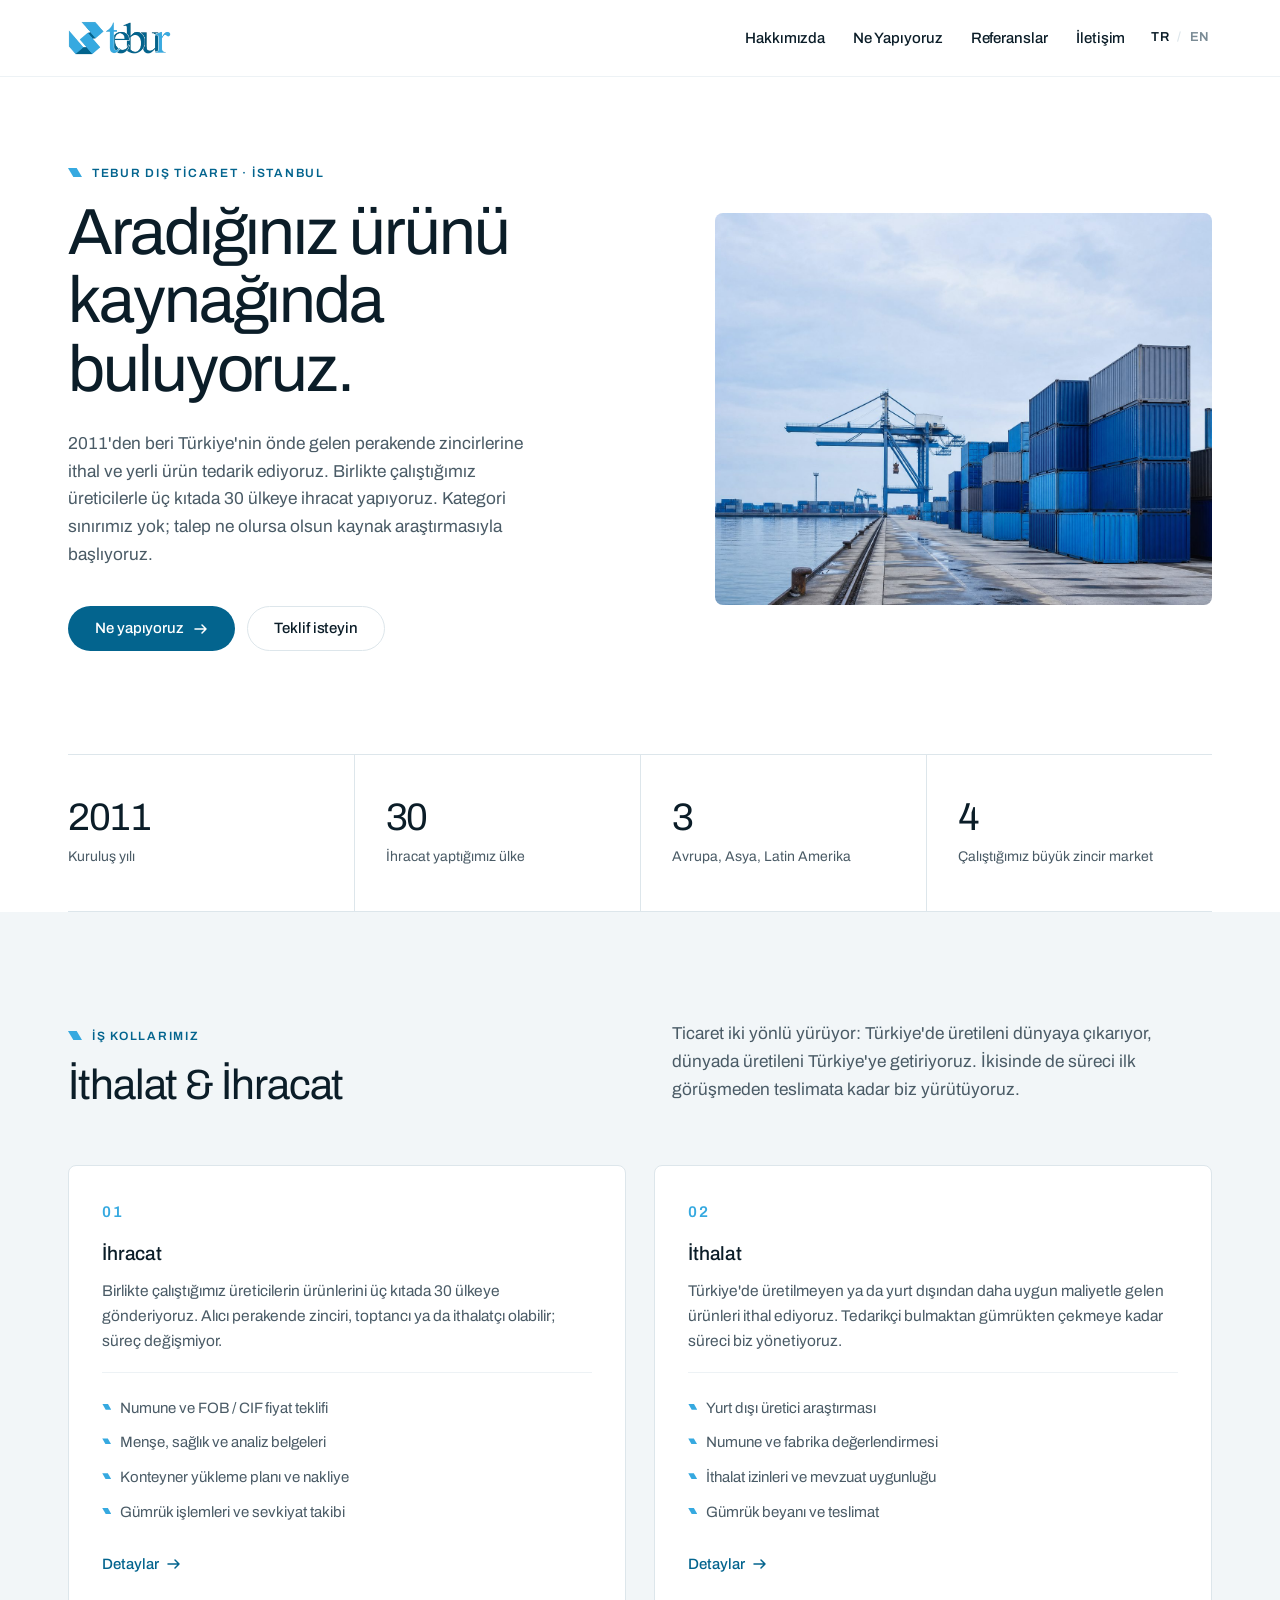
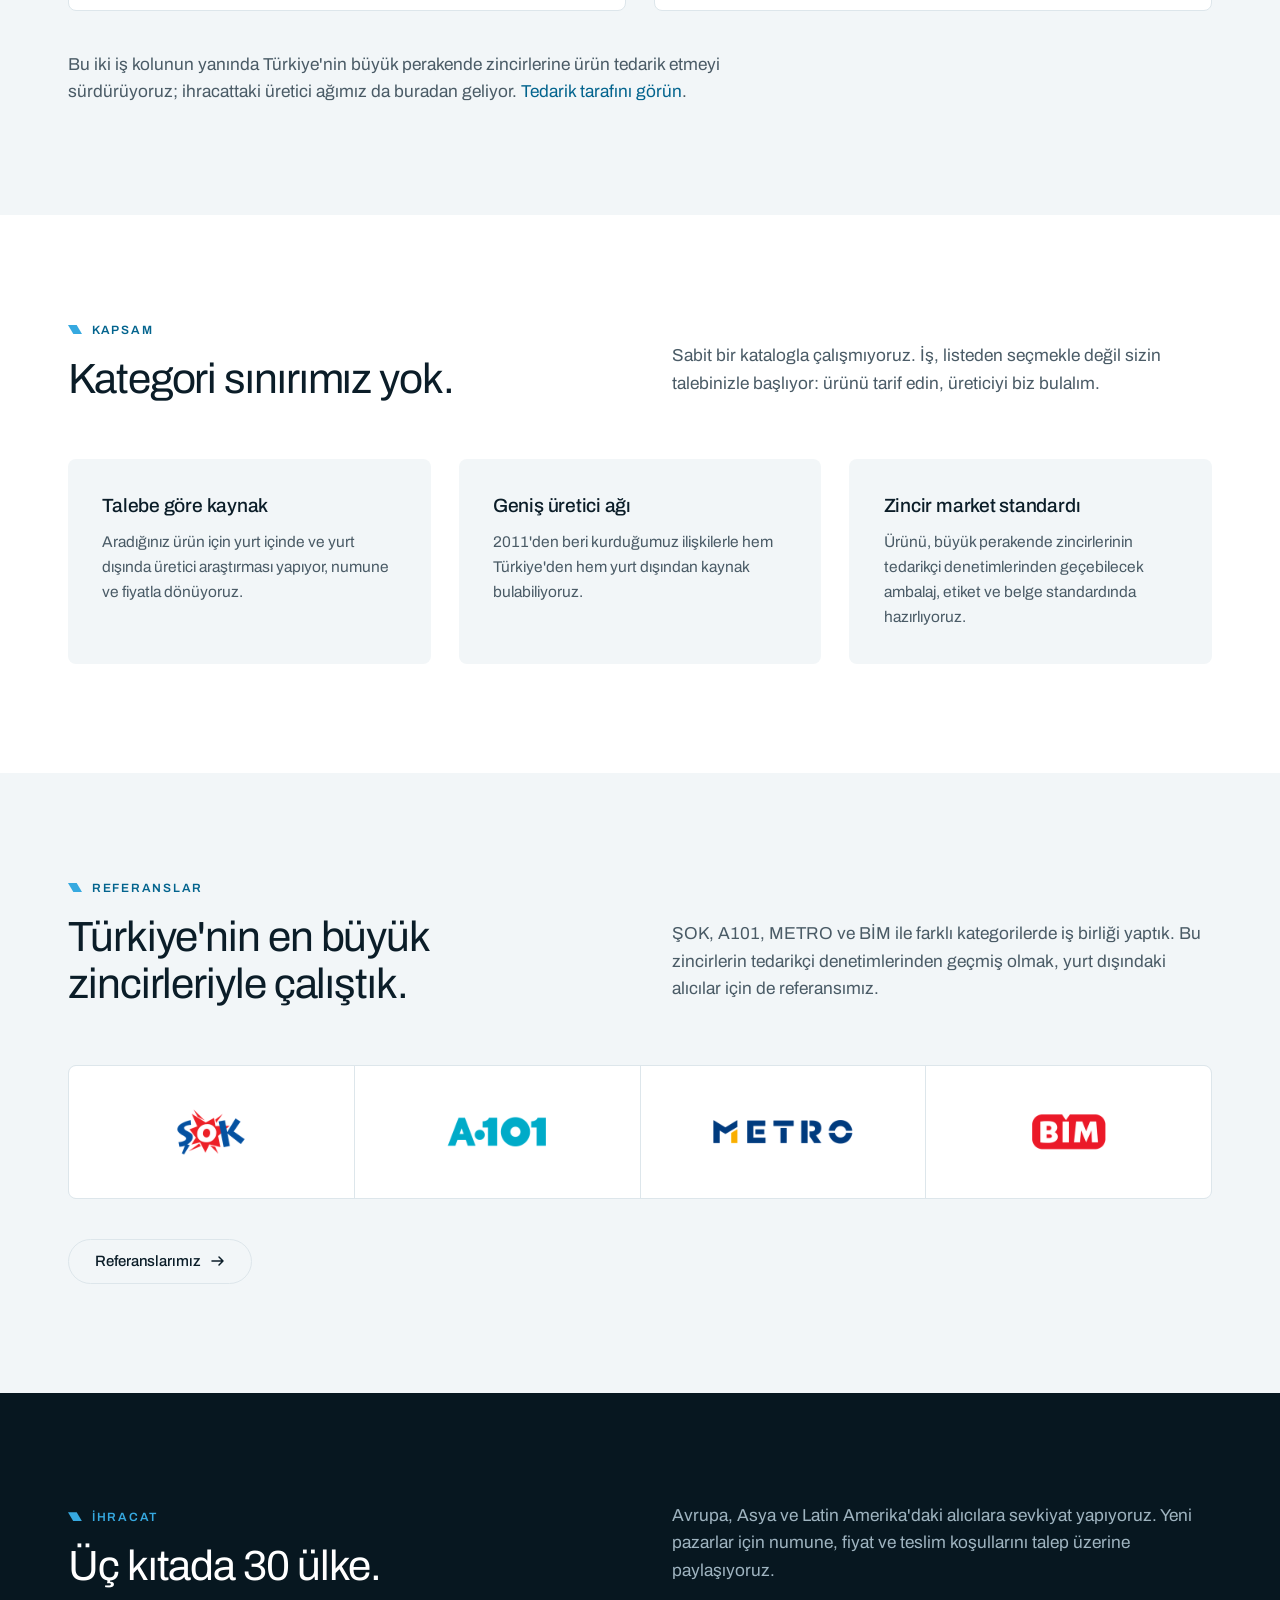
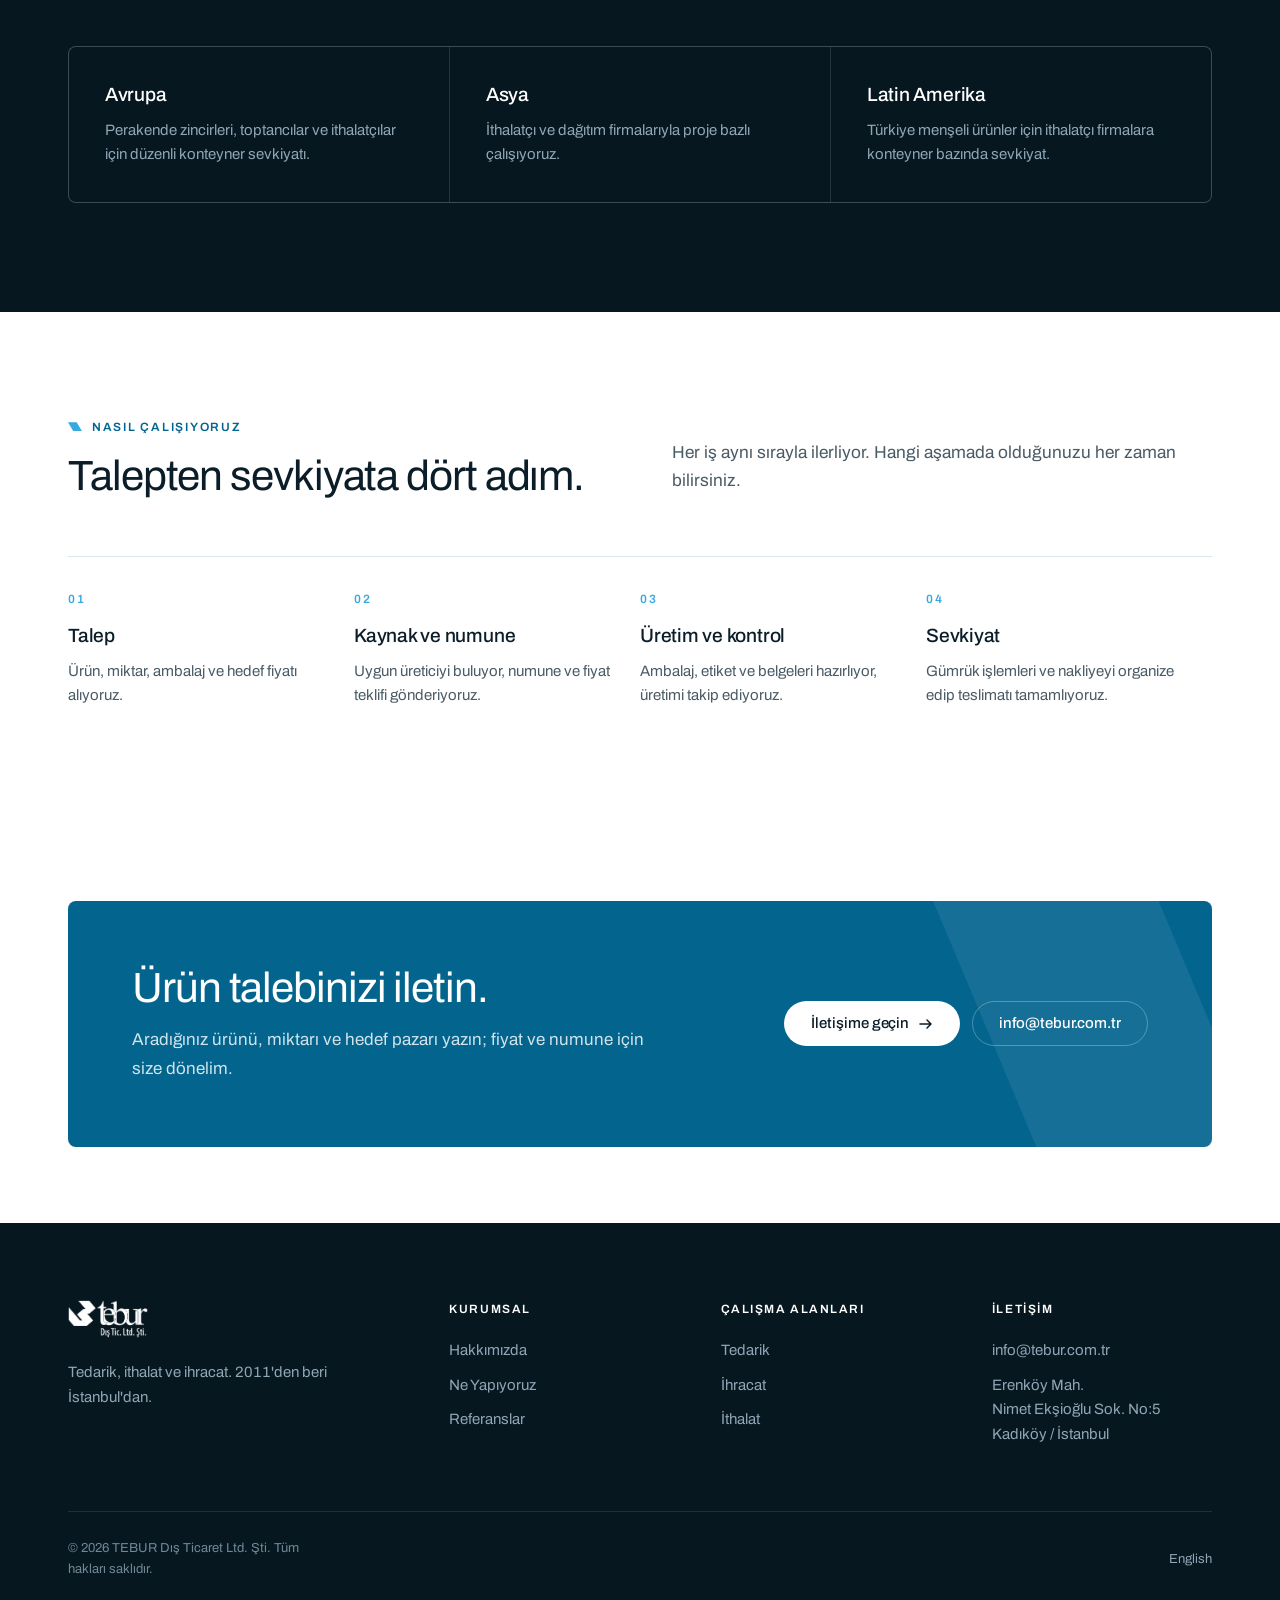
<file: index.html>
<!DOCTYPE html>
<html lang="tr">
<head>
<meta charset="utf-8">
<meta name="viewport" content="width=device-width, initial-scale=1">
<title>TEBUR Dış Ticaret | Tedarik, İthalat ve İhracat</title>
<meta name="description" content="2011'den beri Türkiye'nin önde gelen perakende zincirlerine ürün tedarik ediyor, üç kıtada 30 ülkeye ihracat yapıyoruz. Kategori sınırımız yok.">
<link rel="canonical" href="https://www.tebur.com.tr/">
<link rel="alternate" hreflang="tr" href="https://www.tebur.com.tr/">
<link rel="alternate" hreflang="en" href="https://www.tebur.com.tr/en/">
<link rel="alternate" hreflang="x-default" href="https://www.tebur.com.tr/">
<meta name="robots" content="index, follow">
<meta name="theme-color" content="#03648E">

<meta property="og:type" content="website">
<meta property="og:locale" content="tr_TR">
<meta property="og:locale:alternate" content="en_US">
<meta property="og:site_name" content="TEBUR Dış Ticaret">
<meta property="og:title" content="TEBUR Dış Ticaret | Tedarik, İthalat ve İhracat">
<meta property="og:description" content="Perakende zincirlerine tedarik, üç kıtada 30 ülkeye ihracat. Talebe göre kaynak araştırması.">
<meta property="og:url" content="https://www.tebur.com.tr/">
<meta property="og:image" content="https://www.tebur.com.tr/assets/img/mark.png">
<meta name="twitter:card" content="summary">

<link rel="icon" href="assets/img/favicon-32.png" sizes="32x32" type="image/png">
<link rel="apple-touch-icon" href="assets/img/apple-touch-icon.png">

<link rel="preconnect" href="https://fonts.googleapis.com">
<link rel="preconnect" href="https://fonts.gstatic.com" crossorigin>
<link href="https://fonts.googleapis.com/css2?family=Archivo:wght@300;400;500;600&display=swap" rel="stylesheet">
<link rel="stylesheet" href="assets/css/style.css">

<script type="application/ld+json">
{
  "@context": "https://schema.org",
  "@type": "Organization",
  "name": "TEBUR Dış Ticaret Ltd. Şti.",
  "alternateName": "TEBUR",
  "url": "https://www.tebur.com.tr/",
  "logo": "https://www.tebur.com.tr/assets/img/logo.png",
  "foundingDate": "2011",
  "description": "Tedarik, ithalat ve ihracat yapan dış ticaret şirketi.",
  "email": "info@tebur.com.tr",
  "address": {
    "@type": "PostalAddress",
    "streetAddress": "Erenköy Mah. Nimet Ekşioğlu Sok. No:5",
    "addressLocality": "Kadıköy",
    "addressRegion": "İstanbul",
    "addressCountry": "TR"
  },
  "areaServed": ["Europe", "Asia", "Latin America", "Turkey"],
  "knowsLanguage": ["tr", "en"]
}
</script>
</head>
<body>
<a class="skip-link" href="#main">İçeriğe geç</a>

<header class="site-header">
  <div class="container site-header__inner">
    <a class="brand" href="./" aria-label="TEBUR Dış Ticaret — ana sayfa">
      <img src="assets/img/logo-header.png" alt="TEBUR Dış Ticaret Ltd. Şti." width="793" height="262">
    </a>

    <nav class="nav" id="site-nav" aria-label="Ana menü">
      <ul class="nav__list">
        <li><a href="hakkimizda">Hakkımızda</a></li>
        <li><a href="ne-yapiyoruz">Ne Yapıyoruz</a></li>
        <li><a href="referanslar">Referanslar</a></li>
        <li><a href="iletisim">İletişim</a></li>
      </ul>
    </nav>

    <div class="header-actions">
      <div class="lang-switch">
        <a href="./" aria-current="true" hreflang="tr">TR</a>
        <span aria-hidden="true">/</span>
        <a href="en/" hreflang="en">EN</a>
      </div>
      <button class="nav-toggle" type="button" aria-expanded="false" aria-controls="site-nav" aria-label="Menüyü aç">
        <span class="nav-toggle__bars" aria-hidden="true"></span>
      </button>
    </div>
  </div>
</header>

<main id="main">

  <!-- Hero: firmanın ne yaptığı tek cümlede + temel rakamlar -->
  <section class="hero">
    <div class="container hero__grid">
      <div>
        <p class="eyebrow">TEBUR Dış Ticaret · İstanbul</p>
        <h1 class="display hero__title">Aradığınız ürünü kaynağında buluyoruz.</h1>
        <p class="lead hero__text">2011'den beri Türkiye'nin önde gelen perakende zincirlerine ithal ve yerli ürün tedarik ediyoruz. Birlikte çalıştığımız üreticilerle üç kıtada 30 ülkeye ihracat yapıyoruz. Kategori sınırımız yok; talep ne olursa olsun kaynak araştırmasıyla başlıyoruz.</p>
        <div class="btn-row hero__actions">
          <a class="btn btn--primary" href="ne-yapiyoruz">Ne yapıyoruz
            <svg width="14" height="14" viewBox="0 0 14 14" fill="none" aria-hidden="true"><path d="M1 7h11M8 3l4 4-4 4" stroke="currentColor" stroke-width="1.5" stroke-linecap="round" stroke-linejoin="round"/></svg>
          </a>
          <a class="btn btn--ghost" href="iletisim">Teklif isteyin</a>
        </div>
      </div>

      <div class="hero__media">
        <img src="assets/img/hero-liman.jpg" alt="Konteyner limanında istiflenmiş yük konteynerleri ve rıhtım vinci" width="1400" height="1050" fetchpriority="high">
      </div>
    </div>
  </section>

  <!-- Temel rakamlar -->
  <div class="container">
    <div class="stat-band reveal">
      <div>
        <span class="stat__value">2011</span>
        <span class="stat__label">Kuruluş yılı</span>
      </div>
      <div>
        <span class="stat__value">30</span>
        <span class="stat__label">İhracat yaptığımız ülke</span>
      </div>
      <div>
        <span class="stat__value">3</span>
        <span class="stat__label">Avrupa, Asya, Latin Amerika</span>
      </div>
      <div>
        <span class="stat__value">4</span>
        <span class="stat__label">Çalıştığımız büyük zincir market</span>
      </div>
    </div>
  </div>

  <!-- Iki yonlu ticaret: asil is kolu -->
  <section class="section section--mist">
    <div class="container">
      <div class="split reveal">
        <div>
          <p class="eyebrow">İş kollarımız</p>
          <h2 class="h2">İthalat &amp; İhracat</h2>
        </div>
        <p class="lead">Ticaret iki yönlü yürüyor: Türkiye'de üretileni dünyaya çıkarıyor, dünyada üretileni Türkiye'ye getiriyoruz. İkisinde de süreci ilk görüşmeden teslimata kadar biz yürütüyoruz.</p>
      </div>

      <div class="grid grid--2 mt-xl reveal">
        <article class="card">
          <p class="card__index">01</p>
          <h3 class="h3">İhracat</h3>
          <p>Birlikte çalıştığımız üreticilerin ürünlerini üç kıtada 30 ülkeye gönderiyoruz. Alıcı perakende zinciri, toptancı ya da ithalatçı olabilir; süreç değişmiyor.</p>
          <ul class="card__list">
            <li>Numune ve FOB / CIF fiyat teklifi</li>
            <li>Menşe, sağlık ve analiz belgeleri</li>
            <li>Konteyner yükleme planı ve nakliye</li>
            <li>Gümrük işlemleri ve sevkiyat takibi</li>
          </ul>
          <a class="link-arrow" href="ne-yapiyoruz#ihracat">Detaylar
            <svg width="14" height="14" viewBox="0 0 14 14" fill="none" aria-hidden="true"><path d="M1 7h11M8 3l4 4-4 4" stroke="currentColor" stroke-width="1.5" stroke-linecap="round" stroke-linejoin="round"/></svg>
          </a>
        </article>

        <article class="card">
          <p class="card__index">02</p>
          <h3 class="h3">İthalat</h3>
          <p>Türkiye'de üretilmeyen ya da yurt dışından daha uygun maliyetle gelen ürünleri ithal ediyoruz. Tedarikçi bulmaktan gümrükten çekmeye kadar süreci biz yönetiyoruz.</p>
          <ul class="card__list">
            <li>Yurt dışı üretici araştırması</li>
            <li>Numune ve fabrika değerlendirmesi</li>
            <li>İthalat izinleri ve mevzuat uygunluğu</li>
            <li>Gümrük beyanı ve teslimat</li>
          </ul>
          <a class="link-arrow" href="ne-yapiyoruz#ithalat">Detaylar
            <svg width="14" height="14" viewBox="0 0 14 14" fill="none" aria-hidden="true"><path d="M1 7h11M8 3l4 4-4 4" stroke="currentColor" stroke-width="1.5" stroke-linecap="round" stroke-linejoin="round"/></svg>
          </a>
        </article>
      </div>

      <p class="lead mt-l reveal" style="max-width:74ch">Bu iki iş kolunun yanında Türkiye'nin büyük perakende zincirlerine ürün tedarik etmeyi sürdürüyoruz; ihracattaki üretici ağımız da buradan geliyor. <a href="ne-yapiyoruz#tedarik">Tedarik tarafını görün</a>.</p>
    </div>
  </section>

  <!-- Kapsam: "sadece sunu satariz" algisini kirmak icin -->
  <section class="section">
    <div class="container">
      <div class="split reveal">
        <div>
          <p class="eyebrow">Kapsam</p>
          <h2 class="h2">Kategori sınırımız yok.</h2>
        </div>
        <p class="lead">Sabit bir katalogla çalışmıyoruz. İş, listeden seçmekle değil sizin talebinizle başlıyor: ürünü tarif edin, üreticiyi biz bulalım.</p>
      </div>

      <div class="grid grid--3 mt-xl reveal">
        <article class="card card--flat">
          <h3 class="h3">Talebe göre kaynak</h3>
          <p>Aradığınız ürün için yurt içinde ve yurt dışında üretici araştırması yapıyor, numune ve fiyatla dönüyoruz.</p>
        </article>
        <article class="card card--flat">
          <h3 class="h3">Geniş üretici ağı</h3>
          <p>2011'den beri kurduğumuz ilişkilerle hem Türkiye'den hem yurt dışından kaynak bulabiliyoruz.</p>
        </article>
        <article class="card card--flat">
          <h3 class="h3">Zincir market standardı</h3>
          <p>Ürünü, büyük perakende zincirlerinin tedarikçi denetimlerinden geçebilecek ambalaj, etiket ve belge standardında hazırlıyoruz.</p>
        </article>
      </div>
    </div>
  </section>

  <!-- Referanslar: yabancı alıcının aradığı güven kanıtı -->
  <section class="section section--mist">
    <div class="container">
      <div class="split reveal">
        <div>
          <p class="eyebrow">Referanslar</p>
          <h2 class="h2">Türkiye'nin en büyük zincirleriyle çalıştık.</h2>
        </div>
        <p class="lead">ŞOK, A101, METRO ve BİM ile farklı kategorilerde iş birliği yaptık. Bu zincirlerin tedarikçi denetimlerinden geçmiş olmak, yurt dışındaki alıcılar için de referansımız.</p>
      </div>

      <!-- Logo dosyalarını assets/img/logos/ içine koyduğunuzda otomatik olarak görünür.
           Dosya yoksa markanın adı yazıyla gösterilir. -->
      <ul class="refs mt-xl reveal">
        <li><img src="assets/img/logos/sok.png" alt="ŞOK Marketler" onerror="this.hidden=true;this.nextElementSibling.hidden=false"><span class="refs__name" hidden>ŞOK</span></li>
        <li><img src="assets/img/logos/a101.png" alt="A101" onerror="this.hidden=true;this.nextElementSibling.hidden=false"><span class="refs__name" hidden>A101</span></li>
        <li><img src="assets/img/logos/metro.png" alt="METRO" onerror="this.hidden=true;this.nextElementSibling.hidden=false"><span class="refs__name" hidden>METRO</span></li>
        <li><img src="assets/img/logos/bim.png" alt="BİM" onerror="this.hidden=true;this.nextElementSibling.hidden=false"><span class="refs__name" hidden>BİM</span></li>
      </ul>

      <div class="btn-row mt-l reveal">
        <a class="btn btn--ghost" href="referanslar">Referanslarımız
          <svg width="14" height="14" viewBox="0 0 14 14" fill="none" aria-hidden="true"><path d="M1 7h11M8 3l4 4-4 4" stroke="currentColor" stroke-width="1.5" stroke-linecap="round" stroke-linejoin="round"/></svg>
        </a>
      </div>
    </div>
  </section>

  <!-- İhracat: coğrafi kapsam -->
  <section class="section section--night">
    <div class="container">
      <div class="split reveal">
        <div>
          <p class="eyebrow">İhracat</p>
          <h2 class="h2">Üç kıtada 30 ülke.</h2>
        </div>
        <p class="lead" style="color:#9FB4C0">Avrupa, Asya ve Latin Amerika'daki alıcılara sevkiyat yapıyoruz. Yeni pazarlar için numune, fiyat ve teslim koşullarını talep üzerine paylaşıyoruz.</p>
      </div>

      <ul class="regions mt-xl reveal">
        <li>
          <h3 class="h3">Avrupa</h3>
          <p>Perakende zincirleri, toptancılar ve ithalatçılar için düzenli konteyner sevkiyatı.</p>
        </li>
        <li>
          <h3 class="h3">Asya</h3>
          <p>İthalatçı ve dağıtım firmalarıyla proje bazlı çalışıyoruz.</p>
        </li>
        <li>
          <h3 class="h3">Latin Amerika</h3>
          <p>Türkiye menşeli ürünler için ithalatçı firmalara konteyner bazında sevkiyat.</p>
        </li>
      </ul>
    </div>
  </section>

  <!-- Nasıl çalışıyoruz: alıcı süreci bilmek ister -->
  <section class="section">
    <div class="container">
      <div class="split reveal">
        <div>
          <p class="eyebrow">Nasıl çalışıyoruz</p>
          <h2 class="h2">Talepten sevkiyata dört adım.</h2>
        </div>
        <p class="lead">Her iş aynı sırayla ilerliyor. Hangi aşamada olduğunuzu her zaman bilirsiniz.</p>
      </div>

      <ol class="steps mt-xl reveal">
        <li>
          <span class="steps__num">01</span>
          <h3 class="h3">Talep</h3>
          <p>Ürün, miktar, ambalaj ve hedef fiyatı alıyoruz.</p>
        </li>
        <li>
          <span class="steps__num">02</span>
          <h3 class="h3">Kaynak ve numune</h3>
          <p>Uygun üreticiyi buluyor, numune ve fiyat teklifi gönderiyoruz.</p>
        </li>
        <li>
          <span class="steps__num">03</span>
          <h3 class="h3">Üretim ve kontrol</h3>
          <p>Ambalaj, etiket ve belgeleri hazırlıyor, üretimi takip ediyoruz.</p>
        </li>
        <li>
          <span class="steps__num">04</span>
          <h3 class="h3">Sevkiyat</h3>
          <p>Gümrük işlemleri ve nakliyeyi organize edip teslimatı tamamlıyoruz.</p>
        </li>
      </ol>
    </div>
  </section>

  <!-- Kapanış: tek bir aksiyon -->
  <section class="section section--tight">
    <div class="container">
      <div class="cta reveal">
        <div>
          <h2 class="h2">Ürün talebinizi iletin.</h2>
          <p>Aradığınız ürünü, miktarı ve hedef pazarı yazın; fiyat ve numune için size dönelim.</p>
        </div>
        <div class="btn-row">
          <a class="btn btn--light" href="iletisim">İletişime geçin
            <svg width="14" height="14" viewBox="0 0 14 14" fill="none" aria-hidden="true"><path d="M1 7h11M8 3l4 4-4 4" stroke="currentColor" stroke-width="1.5" stroke-linecap="round" stroke-linejoin="round"/></svg>
          </a>
          <a class="btn btn--outline-light" href="mailto:info@tebur.com.tr">info@tebur.com.tr</a>
        </div>
      </div>
    </div>
  </section>

</main>

<footer class="site-footer">
  <div class="container">
    <div class="site-footer__grid">
      <div>
        <img class="footer-logo" src="assets/img/logo-white.png" alt="TEBUR Dış Ticaret Ltd. Şti." width="793" height="376">
        <p>Tedarik, ithalat ve ihracat. 2011'den beri İstanbul'dan.</p>
      </div>

      <div>
        <h2>Kurumsal</h2>
        <ul class="footer-links">
          <li><a href="hakkimizda">Hakkımızda</a></li>
          <li><a href="ne-yapiyoruz">Ne Yapıyoruz</a></li>
          <li><a href="referanslar">Referanslar</a></li>
        </ul>
      </div>

      <div>
        <h2>Çalışma alanları</h2>
        <ul class="footer-links">
          <li><a href="ne-yapiyoruz#tedarik">Tedarik</a></li>
          <li><a href="ne-yapiyoruz#ihracat">İhracat</a></li>
          <li><a href="ne-yapiyoruz#ithalat">İthalat</a></li>
        </ul>
      </div>

      <div>
        <h2>İletişim</h2>
        <ul class="footer-links">
          <li><a href="mailto:info@tebur.com.tr">info@tebur.com.tr</a></li>
          <li>Erenköy Mah.<br>Nimet Ekşioğlu Sok. No:5<br>Kadıköy / İstanbul</li>
        </ul>
      </div>
    </div>

    <div class="site-footer__bottom">
      <p>© <span id="yil">2026</span> TEBUR Dış Ticaret Ltd. Şti. Tüm hakları saklıdır.</p>
      <p><a href="en/" hreflang="en" style="color:#8FA6B4">English</a></p>
    </div>
  </div>
</footer>

<script src="assets/js/main.js" defer></script>
<script>document.getElementById('yil').textContent = new Date().getFullYear();</script>
</body>
</html>
</file>
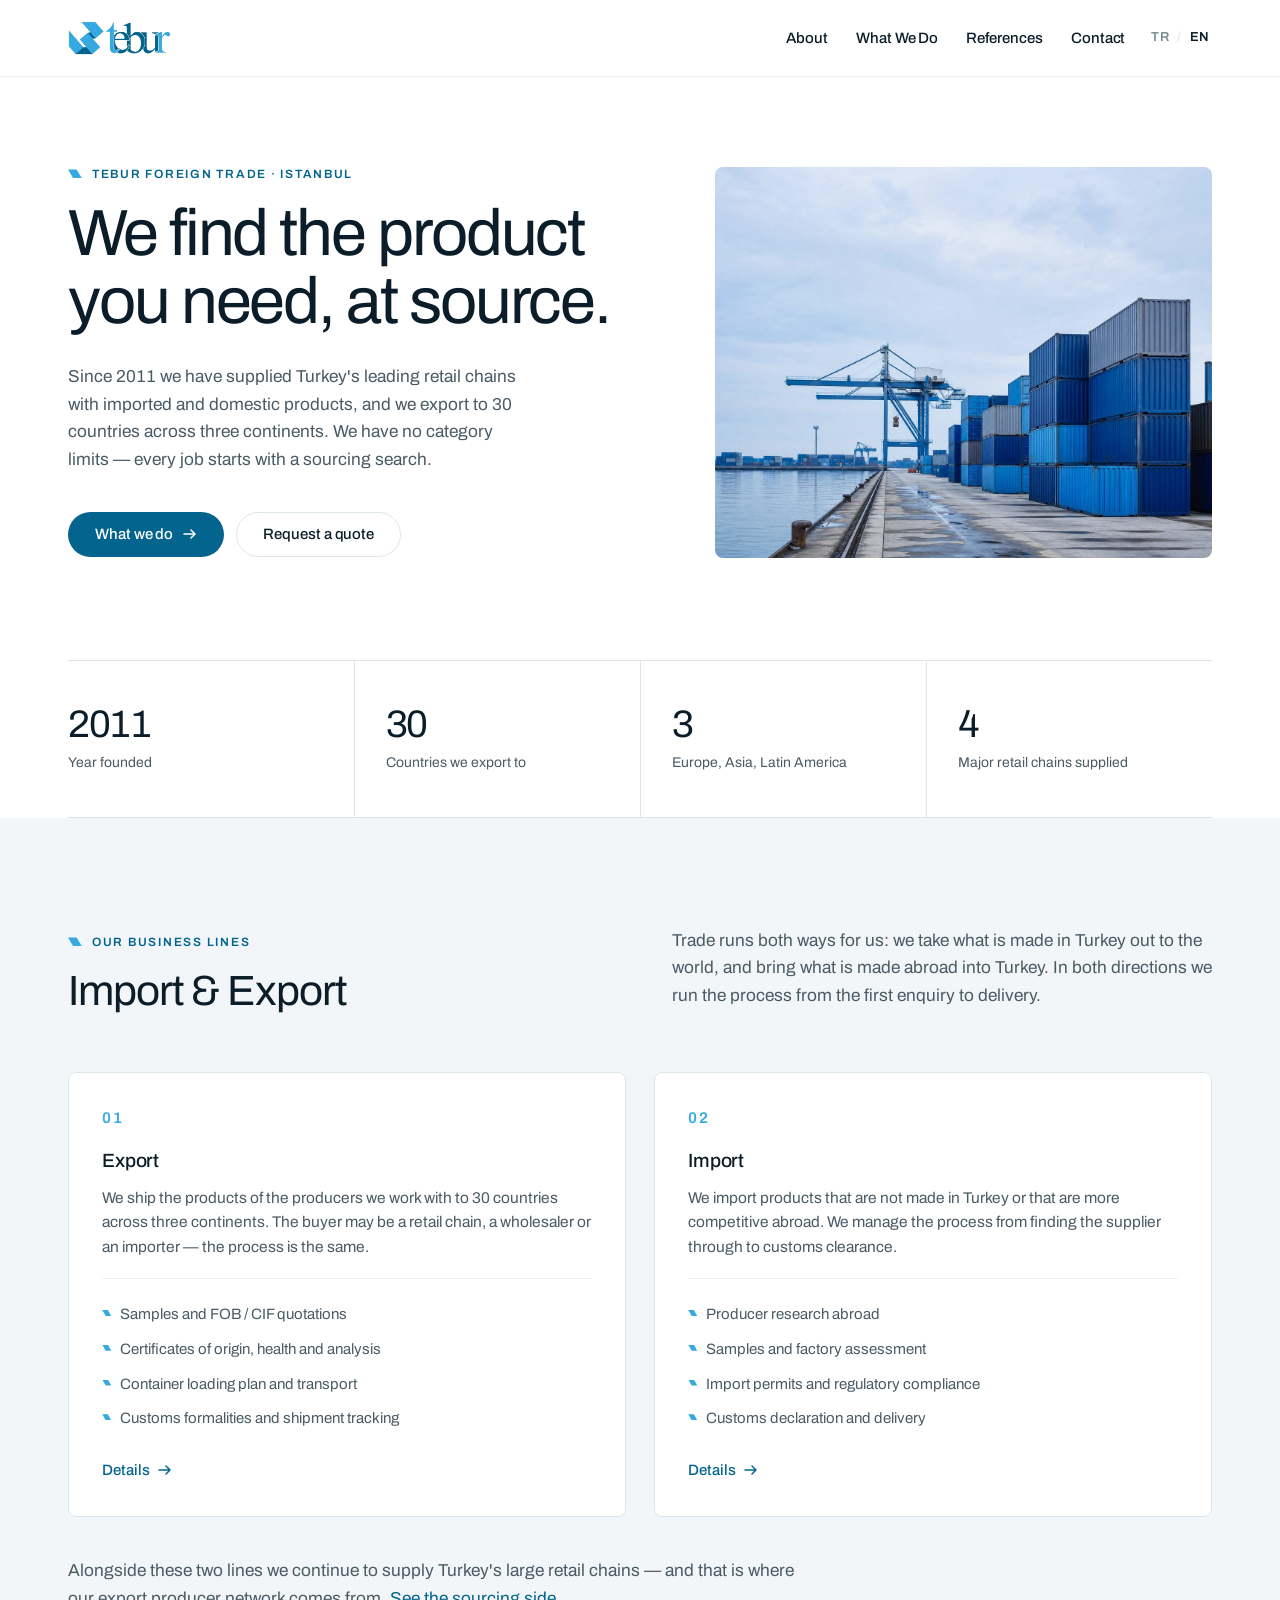
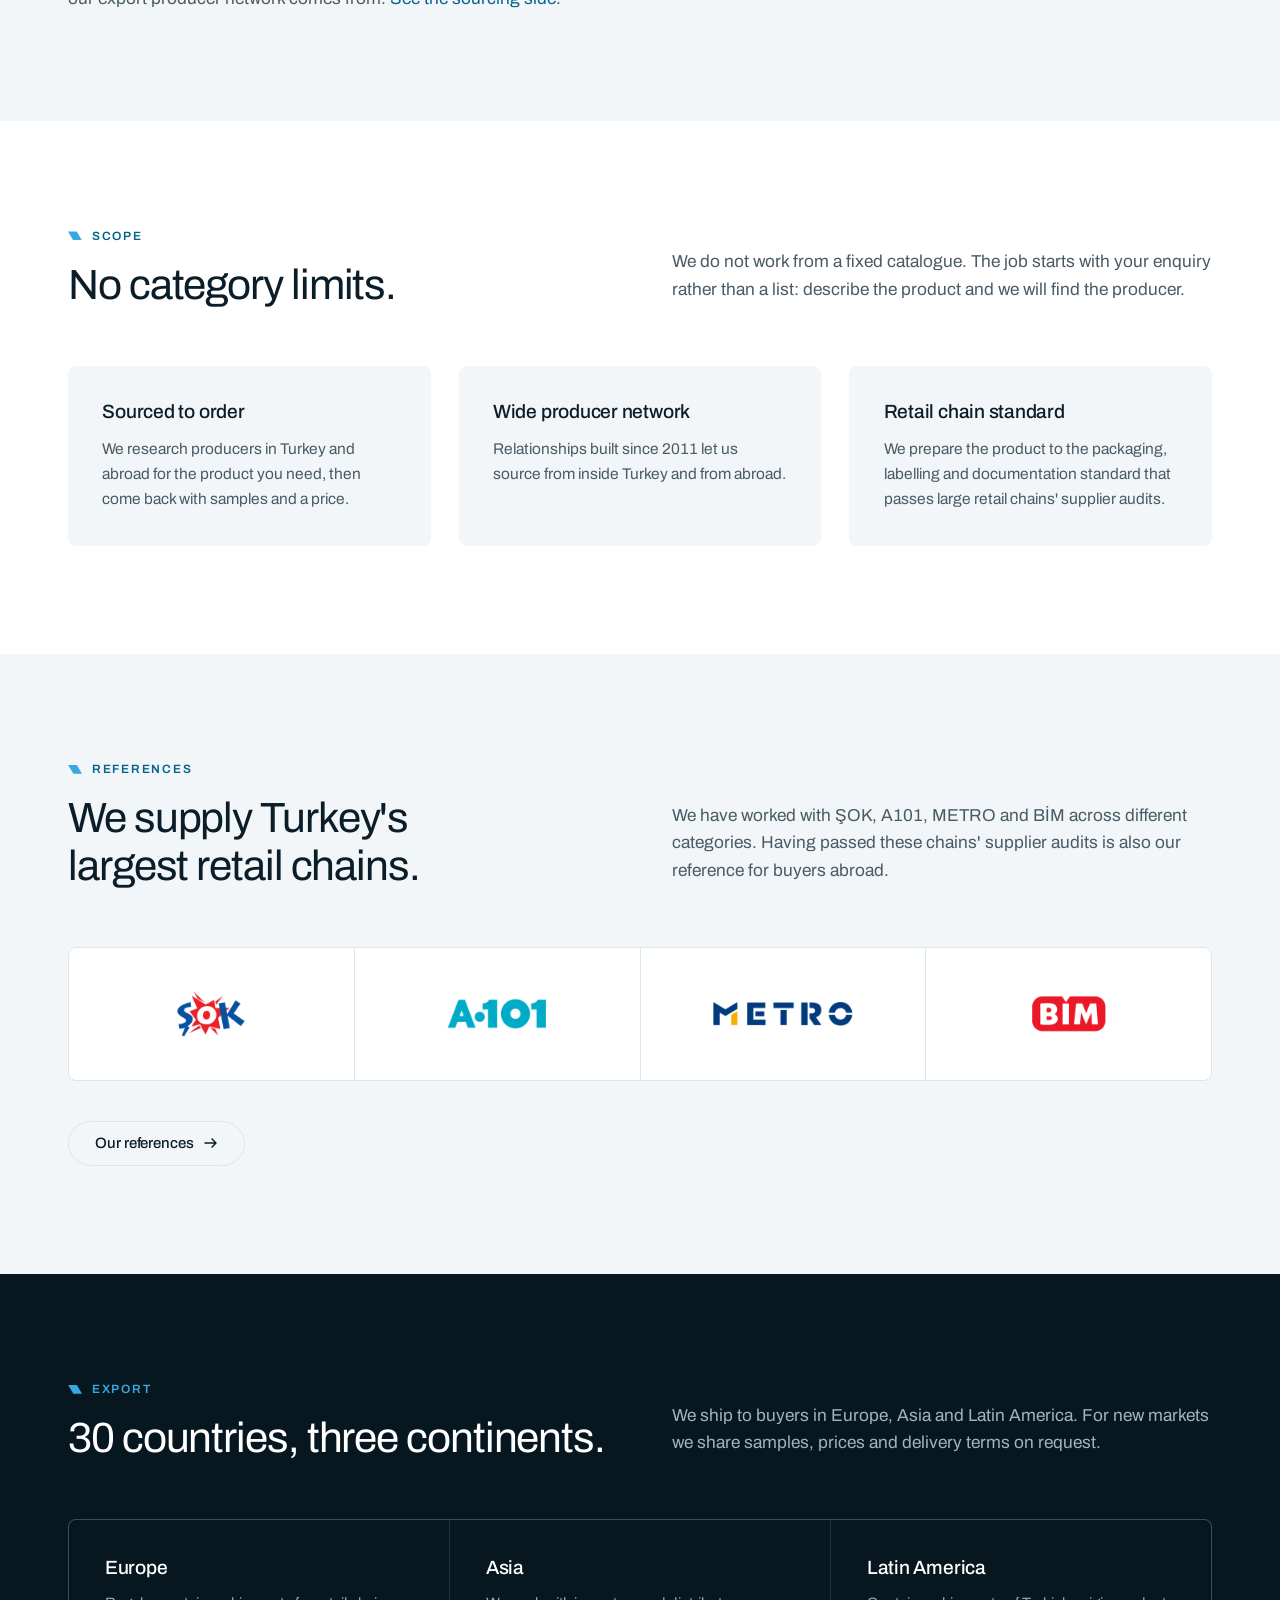
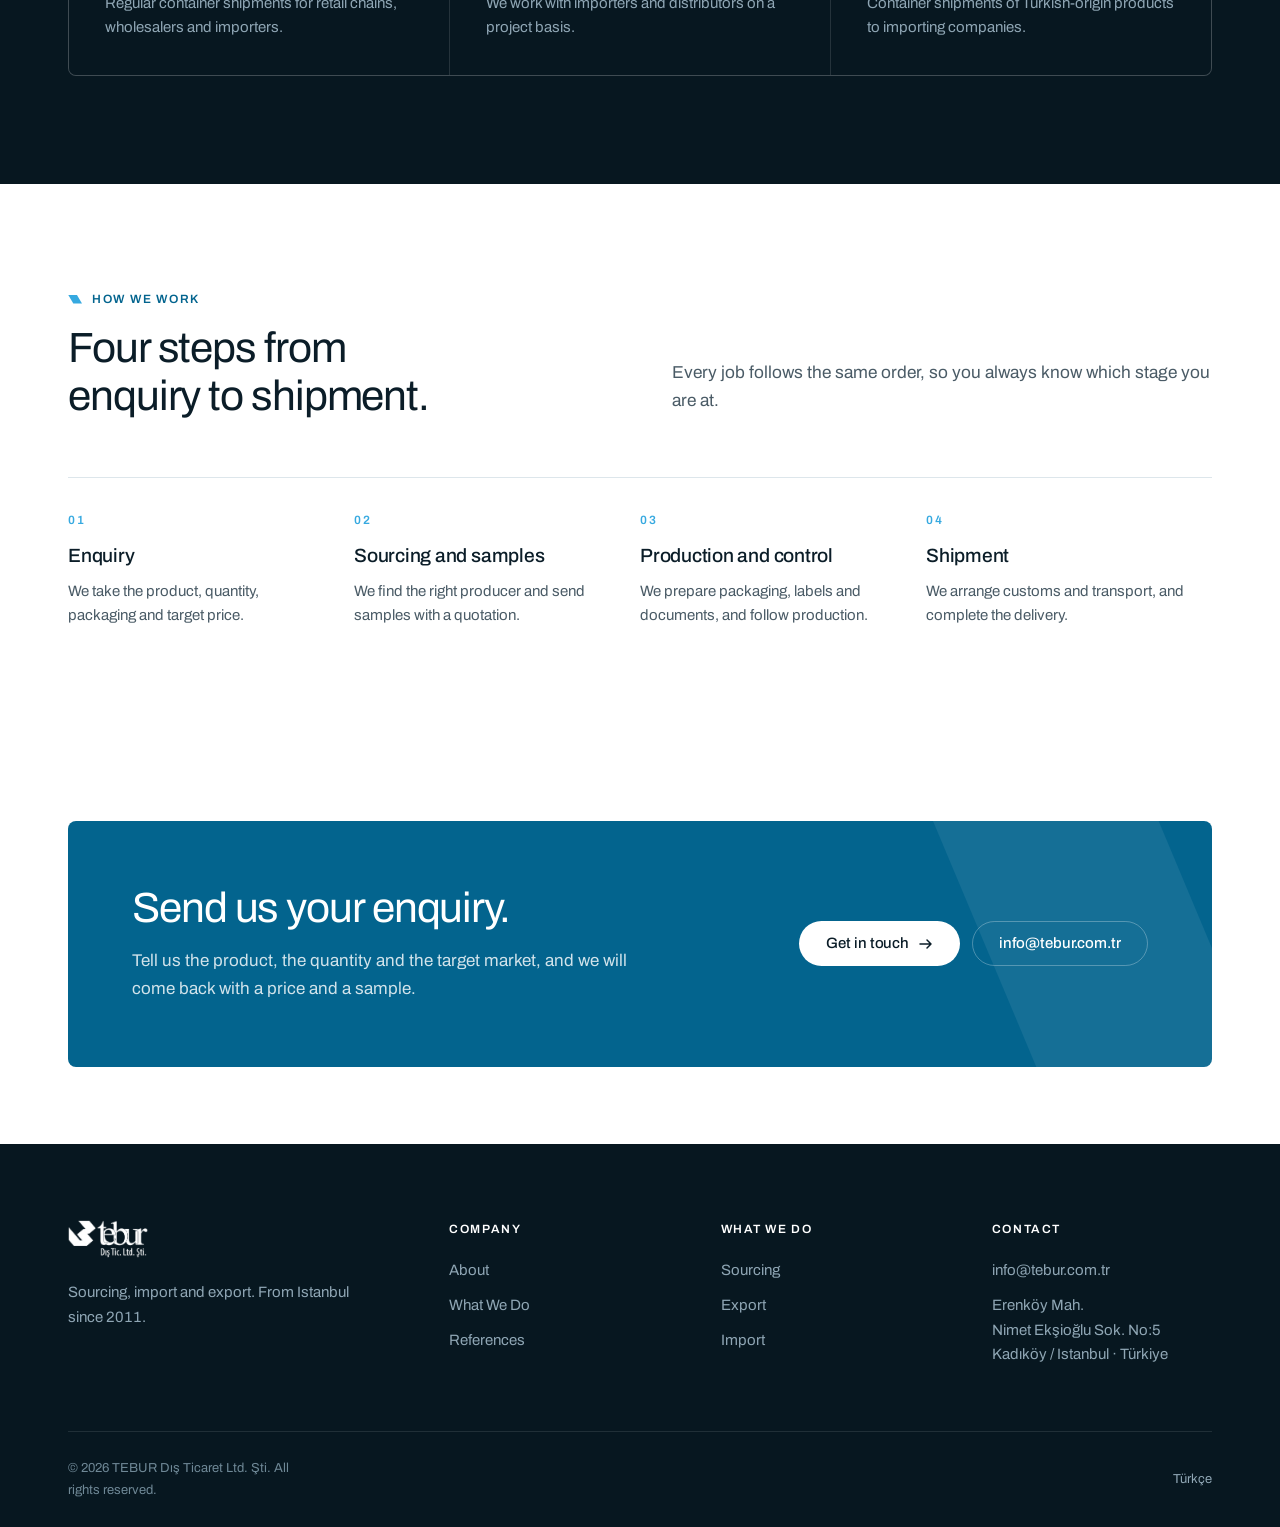
<file: en/index.html>
<!DOCTYPE html>
<html lang="en">
<head>
<meta charset="utf-8">
<meta name="viewport" content="width=device-width, initial-scale=1">
<title>TEBUR Foreign Trade | Sourcing, Import and Export</title>
<meta name="description" content="We have supplied Turkey's leading retail chains since 2011 and export to 30 countries across three continents. We source to order, with no category limits.">
<link rel="canonical" href="https://www.tebur.com.tr/en/">
<link rel="alternate" hreflang="tr" href="https://www.tebur.com.tr/">
<link rel="alternate" hreflang="en" href="https://www.tebur.com.tr/en/">
<link rel="alternate" hreflang="x-default" href="https://www.tebur.com.tr/">
<meta name="robots" content="index, follow">
<meta name="theme-color" content="#03648E">

<meta property="og:type" content="website">
<meta property="og:locale" content="en_US">
<meta property="og:locale:alternate" content="tr_TR">
<meta property="og:site_name" content="TEBUR Foreign Trade">
<meta property="og:title" content="TEBUR Foreign Trade | Sourcing, Import and Export">
<meta property="og:description" content="Supplying retail chains in Turkey, exporting to 30 countries. Sourced to order, no category limits.">
<meta property="og:url" content="https://www.tebur.com.tr/en/">
<meta property="og:image" content="https://www.tebur.com.tr/assets/img/mark.png">
<meta name="twitter:card" content="summary">

<link rel="icon" href="../assets/img/favicon-32.png" sizes="32x32" type="image/png">
<link rel="apple-touch-icon" href="../assets/img/apple-touch-icon.png">

<link rel="preconnect" href="https://fonts.googleapis.com">
<link rel="preconnect" href="https://fonts.gstatic.com" crossorigin>
<link href="https://fonts.googleapis.com/css2?family=Archivo:wght@300;400;500;600&display=swap" rel="stylesheet">
<link rel="stylesheet" href="../assets/css/style.css">

<script type="application/ld+json">
{
  "@context": "https://schema.org",
  "@type": "Organization",
  "name": "TEBUR Dış Ticaret Ltd. Şti.",
  "alternateName": "TEBUR Foreign Trade",
  "url": "https://www.tebur.com.tr/en/",
  "logo": "https://www.tebur.com.tr/assets/img/logo.png",
  "foundingDate": "2011",
  "description": "Foreign trade company providing sourcing, import and export services.",
  "email": "info@tebur.com.tr",
  "address": {
    "@type": "PostalAddress",
    "streetAddress": "Erenköy Mah. Nimet Ekşioğlu Sok. No:5",
    "addressLocality": "Kadıköy",
    "addressRegion": "İstanbul",
    "addressCountry": "TR"
  },
  "areaServed": ["Europe", "Asia", "Latin America", "Turkey"],
  "knowsLanguage": ["tr", "en"]
}
</script>
</head>
<body>
<a class="skip-link" href="#main">Skip to content</a>

<header class="site-header">
  <div class="container site-header__inner">
    <a class="brand" href="./" aria-label="TEBUR Foreign Trade — home">
      <img src="../assets/img/logo-header.png" alt="TEBUR Dış Ticaret Ltd. Şti." width="793" height="262">
    </a>
    <nav class="nav" id="site-nav" aria-label="Main menu">
      <ul class="nav__list">
        <li><a href="about">About</a></li>
        <li><a href="what-we-do">What We Do</a></li>
        <li><a href="references">References</a></li>
        <li><a href="contact">Contact</a></li>
      </ul>
    </nav>
    <div class="header-actions">
      <div class="lang-switch">
        <a href="../" hreflang="tr">TR</a>
        <span aria-hidden="true">/</span>
        <a href="./" aria-current="true" hreflang="en">EN</a>
      </div>
      <button class="nav-toggle" type="button" aria-expanded="false" aria-controls="site-nav" aria-label="Open menu">
        <span class="nav-toggle__bars" aria-hidden="true"></span>
      </button>
    </div>
  </div>
</header>

<main id="main">

  <section class="hero">
    <div class="container hero__grid">
      <div>
        <p class="eyebrow">TEBUR Foreign Trade · Istanbul</p>
        <h1 class="display hero__title">We find the product you need, at source.</h1>
        <p class="lead hero__text">Since 2011 we have supplied Turkey's leading retail chains with imported and domestic products, and we export to 30 countries across three continents. We have no category limits — every job starts with a sourcing search.</p>
        <div class="btn-row hero__actions">
          <a class="btn btn--primary" href="what-we-do">What we do
            <svg width="14" height="14" viewBox="0 0 14 14" fill="none" aria-hidden="true"><path d="M1 7h11M8 3l4 4-4 4" stroke="currentColor" stroke-width="1.5" stroke-linecap="round" stroke-linejoin="round"/></svg>
          </a>
          <a class="btn btn--ghost" href="contact">Request a quote</a>
        </div>
      </div>

      <div class="hero__media">
        <img src="../assets/img/hero-liman.jpg" alt="Shipping containers stacked at a container terminal with a quay crane" width="1400" height="1050" fetchpriority="high">
      </div>
    </div>
  </section>

  <div class="container">
    <div class="stat-band reveal">
      <div>
        <span class="stat__value">2011</span>
        <span class="stat__label">Year founded</span>
      </div>
      <div>
        <span class="stat__value">30</span>
        <span class="stat__label">Countries we export to</span>
      </div>
      <div>
        <span class="stat__value">3</span>
        <span class="stat__label">Europe, Asia, Latin America</span>
      </div>
      <div>
        <span class="stat__value">4</span>
        <span class="stat__label">Major retail chains supplied</span>
      </div>
    </div>
  </div>

  <section class="section section--mist">
    <div class="container">
      <div class="split reveal">
        <div>
          <p class="eyebrow">Our business lines</p>
          <h2 class="h2">Import &amp; Export</h2>
        </div>
        <p class="lead">Trade runs both ways for us: we take what is made in Turkey out to the world, and bring what is made abroad into Turkey. In both directions we run the process from the first enquiry to delivery.</p>
      </div>

      <div class="grid grid--2 mt-xl reveal">
        <article class="card">
          <p class="card__index">01</p>
          <h3 class="h3">Export</h3>
          <p>We ship the products of the producers we work with to 30 countries across three continents. The buyer may be a retail chain, a wholesaler or an importer — the process is the same.</p>
          <ul class="card__list">
            <li>Samples and FOB / CIF quotations</li>
            <li>Certificates of origin, health and analysis</li>
            <li>Container loading plan and transport</li>
            <li>Customs formalities and shipment tracking</li>
          </ul>
          <a class="link-arrow" href="what-we-do#export">Details
            <svg width="14" height="14" viewBox="0 0 14 14" fill="none" aria-hidden="true"><path d="M1 7h11M8 3l4 4-4 4" stroke="currentColor" stroke-width="1.5" stroke-linecap="round" stroke-linejoin="round"/></svg>
          </a>
        </article>

        <article class="card">
          <p class="card__index">02</p>
          <h3 class="h3">Import</h3>
          <p>We import products that are not made in Turkey or that are more competitive abroad. We manage the process from finding the supplier through to customs clearance.</p>
          <ul class="card__list">
            <li>Producer research abroad</li>
            <li>Samples and factory assessment</li>
            <li>Import permits and regulatory compliance</li>
            <li>Customs declaration and delivery</li>
          </ul>
          <a class="link-arrow" href="what-we-do#import">Details
            <svg width="14" height="14" viewBox="0 0 14 14" fill="none" aria-hidden="true"><path d="M1 7h11M8 3l4 4-4 4" stroke="currentColor" stroke-width="1.5" stroke-linecap="round" stroke-linejoin="round"/></svg>
          </a>
        </article>
      </div>

      <p class="lead mt-l reveal" style="max-width:74ch">Alongside these two lines we continue to supply Turkey's large retail chains — and that is where our export producer network comes from. <a href="what-we-do#sourcing">See the sourcing side</a>.</p>
    </div>
  </section>

  <section class="section">
    <div class="container">
      <div class="split reveal">
        <div>
          <p class="eyebrow">Scope</p>
          <h2 class="h2">No category limits.</h2>
        </div>
        <p class="lead">We do not work from a fixed catalogue. The job starts with your enquiry rather than a list: describe the product and we will find the producer.</p>
      </div>

      <div class="grid grid--3 mt-xl reveal">
        <article class="card card--flat">
          <h3 class="h3">Sourced to order</h3>
          <p>We research producers in Turkey and abroad for the product you need, then come back with samples and a price.</p>
        </article>
        <article class="card card--flat">
          <h3 class="h3">Wide producer network</h3>
          <p>Relationships built since 2011 let us source from inside Turkey and from abroad.</p>
        </article>
        <article class="card card--flat">
          <h3 class="h3">Retail chain standard</h3>
          <p>We prepare the product to the packaging, labelling and documentation standard that passes large retail chains' supplier audits.</p>
        </article>
      </div>
    </div>
  </section>

  <section class="section section--mist">
    <div class="container">
      <div class="split reveal">
        <div>
          <p class="eyebrow">References</p>
          <h2 class="h2">We supply Turkey's largest retail chains.</h2>
        </div>
        <p class="lead">We have worked with ŞOK, A101, METRO and BİM across different categories. Having passed these chains' supplier audits is also our reference for buyers abroad.</p>
      </div>

      <ul class="refs mt-xl reveal">
        <li><img src="../assets/img/logos/sok.png" alt="ŞOK Marketler" onerror="this.hidden=true;this.nextElementSibling.hidden=false"><span class="refs__name" hidden>ŞOK</span></li>
        <li><img src="../assets/img/logos/a101.png" alt="A101" onerror="this.hidden=true;this.nextElementSibling.hidden=false"><span class="refs__name" hidden>A101</span></li>
        <li><img src="../assets/img/logos/metro.png" alt="METRO" onerror="this.hidden=true;this.nextElementSibling.hidden=false"><span class="refs__name" hidden>METRO</span></li>
        <li><img src="../assets/img/logos/bim.png" alt="BİM" onerror="this.hidden=true;this.nextElementSibling.hidden=false"><span class="refs__name" hidden>BİM</span></li>
      </ul>

      <div class="btn-row mt-l reveal">
        <a class="btn btn--ghost" href="references">Our references
          <svg width="14" height="14" viewBox="0 0 14 14" fill="none" aria-hidden="true"><path d="M1 7h11M8 3l4 4-4 4" stroke="currentColor" stroke-width="1.5" stroke-linecap="round" stroke-linejoin="round"/></svg>
        </a>
      </div>
    </div>
  </section>

  <section class="section section--night">
    <div class="container">
      <div class="split reveal">
        <div>
          <p class="eyebrow">Export</p>
          <h2 class="h2">30 countries, three continents.</h2>
        </div>
        <p class="lead" style="color:#9FB4C0">We ship to buyers in Europe, Asia and Latin America. For new markets we share samples, prices and delivery terms on request.</p>
      </div>

      <ul class="regions mt-xl reveal">
        <li>
          <h3 class="h3">Europe</h3>
          <p>Regular container shipments for retail chains, wholesalers and importers.</p>
        </li>
        <li>
          <h3 class="h3">Asia</h3>
          <p>We work with importers and distributors on a project basis.</p>
        </li>
        <li>
          <h3 class="h3">Latin America</h3>
          <p>Container shipments of Turkish-origin products to importing companies.</p>
        </li>
      </ul>
    </div>
  </section>

  <section class="section">
    <div class="container">
      <div class="split reveal">
        <div>
          <p class="eyebrow">How we work</p>
          <h2 class="h2">Four steps from enquiry to shipment.</h2>
        </div>
        <p class="lead">Every job follows the same order, so you always know which stage you are at.</p>
      </div>

      <ol class="steps mt-xl reveal">
        <li>
          <span class="steps__num">01</span>
          <h3 class="h3">Enquiry</h3>
          <p>We take the product, quantity, packaging and target price.</p>
        </li>
        <li>
          <span class="steps__num">02</span>
          <h3 class="h3">Sourcing and samples</h3>
          <p>We find the right producer and send samples with a quotation.</p>
        </li>
        <li>
          <span class="steps__num">03</span>
          <h3 class="h3">Production and control</h3>
          <p>We prepare packaging, labels and documents, and follow production.</p>
        </li>
        <li>
          <span class="steps__num">04</span>
          <h3 class="h3">Shipment</h3>
          <p>We arrange customs and transport, and complete the delivery.</p>
        </li>
      </ol>
    </div>
  </section>

  <section class="section section--tight">
    <div class="container">
      <div class="cta reveal">
        <div>
          <h2 class="h2">Send us your enquiry.</h2>
          <p>Tell us the product, the quantity and the target market, and we will come back with a price and a sample.</p>
        </div>
        <div class="btn-row">
          <a class="btn btn--light" href="contact">Get in touch
            <svg width="14" height="14" viewBox="0 0 14 14" fill="none" aria-hidden="true"><path d="M1 7h11M8 3l4 4-4 4" stroke="currentColor" stroke-width="1.5" stroke-linecap="round" stroke-linejoin="round"/></svg>
          </a>
          <a class="btn btn--outline-light" href="mailto:info@tebur.com.tr">info@tebur.com.tr</a>
        </div>
      </div>
    </div>
  </section>

</main>

<footer class="site-footer">
  <div class="container">
    <div class="site-footer__grid">
      <div>
        <img class="footer-logo" src="../assets/img/logo-white.png" alt="TEBUR Dış Ticaret Ltd. Şti." width="793" height="376">
        <p>Sourcing, import and export. From Istanbul since 2011.</p>
      </div>
      <div>
        <h2>Company</h2>
        <ul class="footer-links">
          <li><a href="about">About</a></li>
          <li><a href="what-we-do">What We Do</a></li>
          <li><a href="references">References</a></li>
        </ul>
      </div>
      <div>
        <h2>What we do</h2>
        <ul class="footer-links">
          <li><a href="what-we-do#sourcing">Sourcing</a></li>
          <li><a href="what-we-do#export">Export</a></li>
          <li><a href="what-we-do#import">Import</a></li>
        </ul>
      </div>
      <div>
        <h2>Contact</h2>
        <ul class="footer-links">
          <li><a href="mailto:info@tebur.com.tr">info@tebur.com.tr</a></li>
          <li>Erenköy Mah.<br>Nimet Ekşioğlu Sok. No:5<br>Kadıköy / Istanbul · Türkiye</li>
        </ul>
      </div>
    </div>
    <div class="site-footer__bottom">
      <p>© <span id="yil">2026</span> TEBUR Dış Ticaret Ltd. Şti. All rights reserved.</p>
      <p><a href="../" hreflang="tr" style="color:#8FA6B4">Türkçe</a></p>
    </div>
  </div>
</footer>

<script src="../assets/js/main.js" defer></script>
<script>document.getElementById('yil').textContent = new Date().getFullYear();</script>
</body>
</html>
</file>
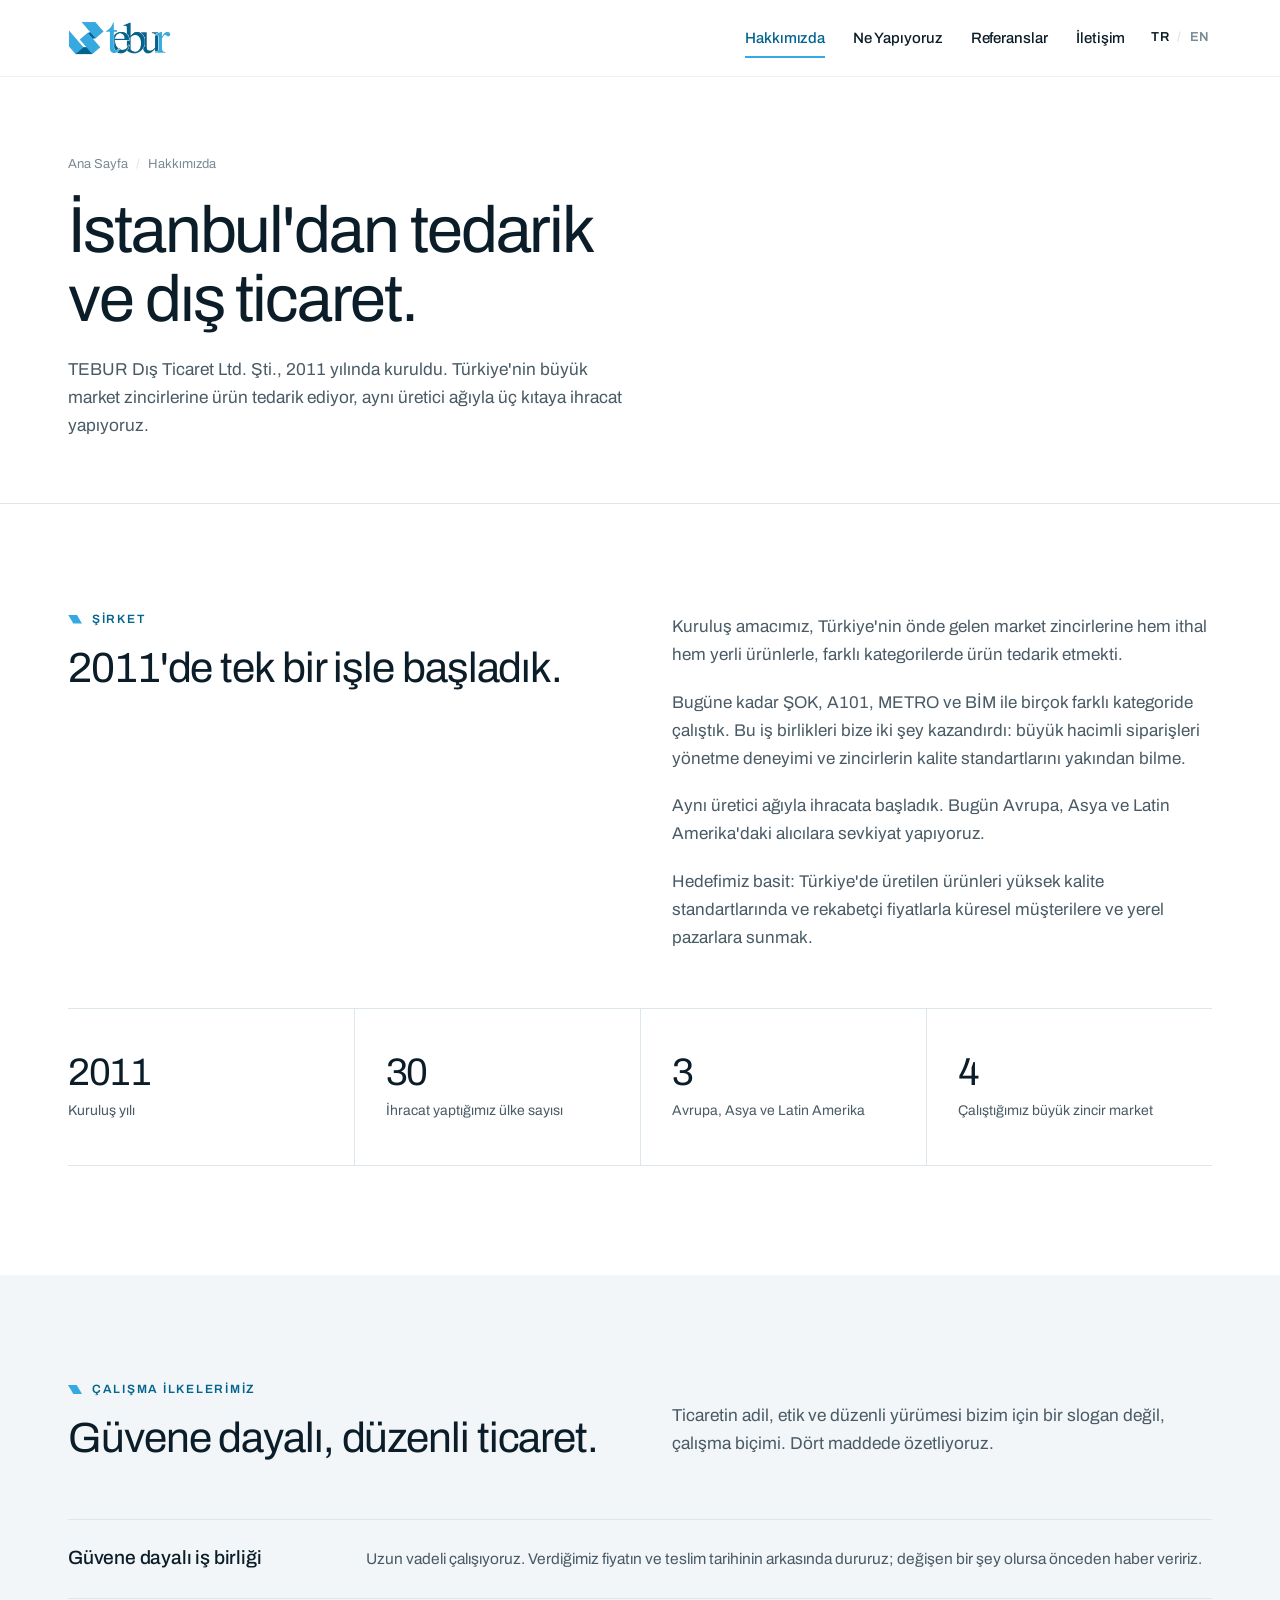
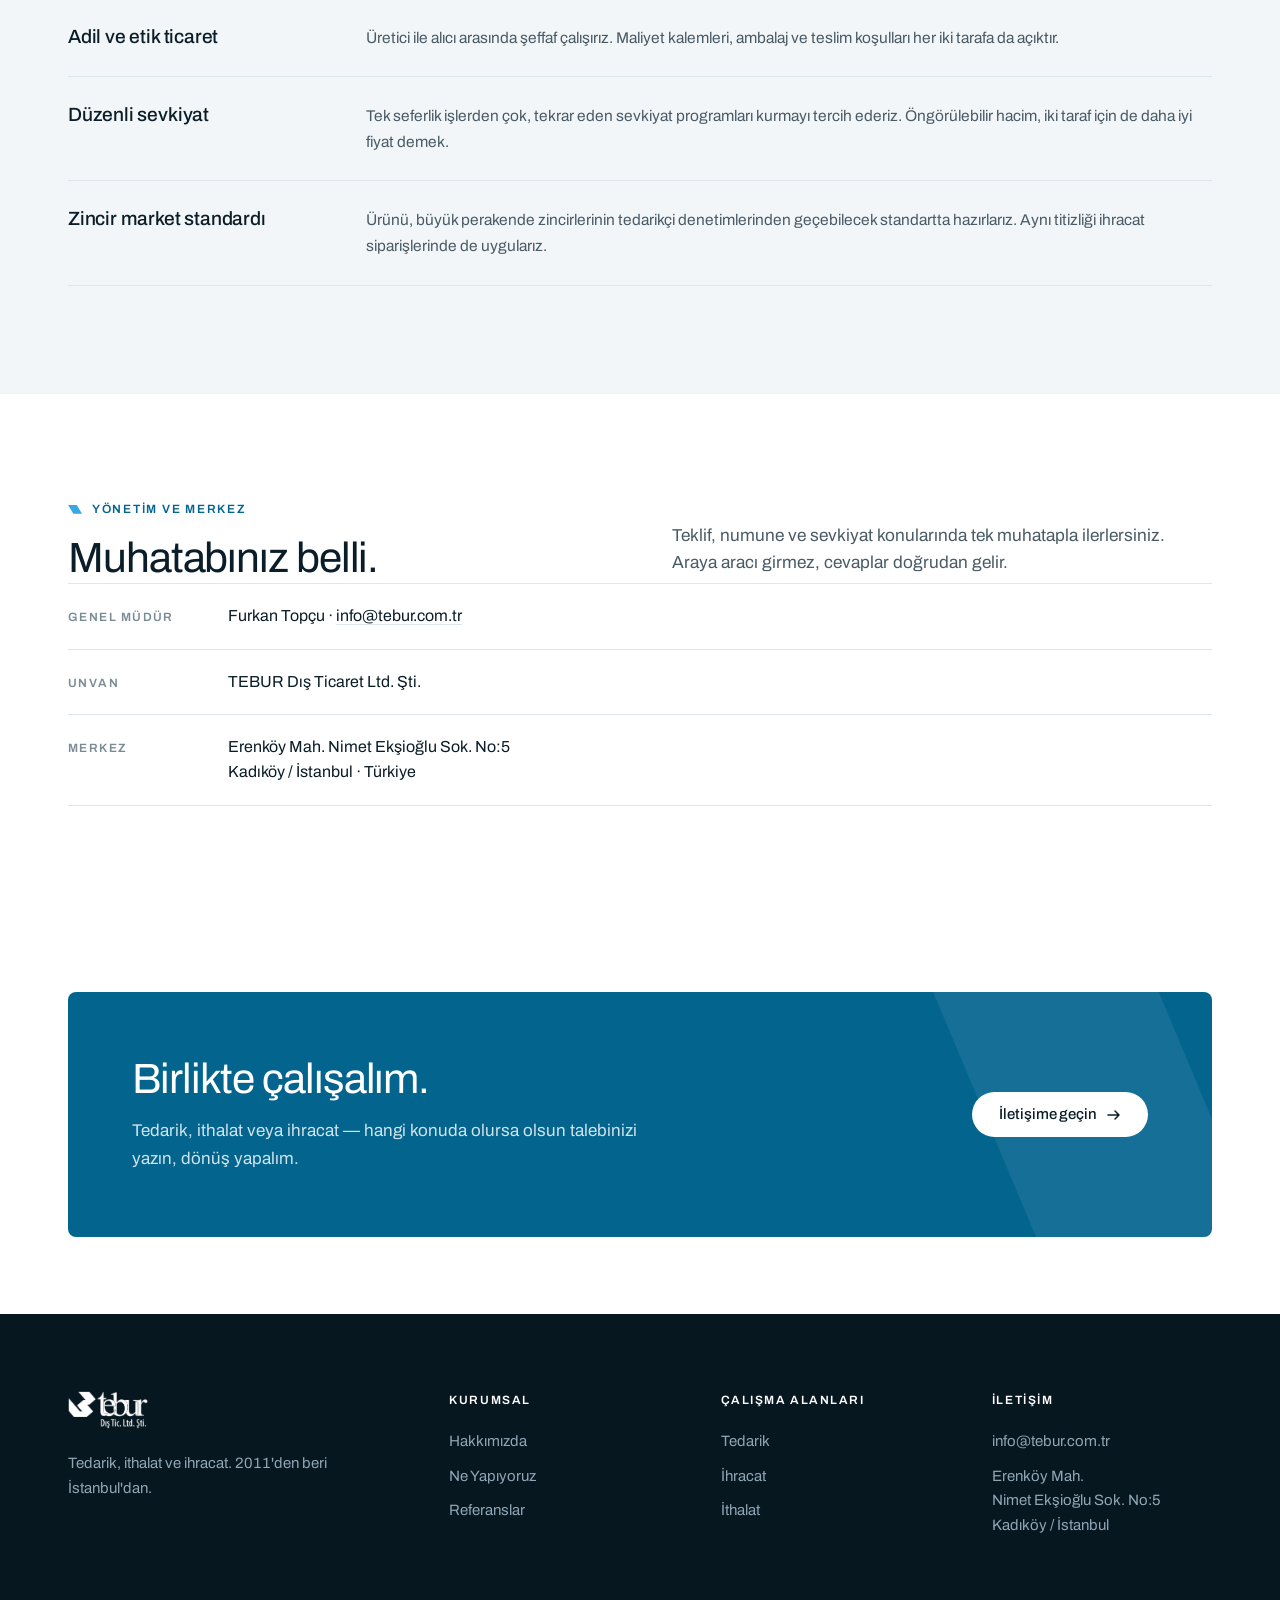
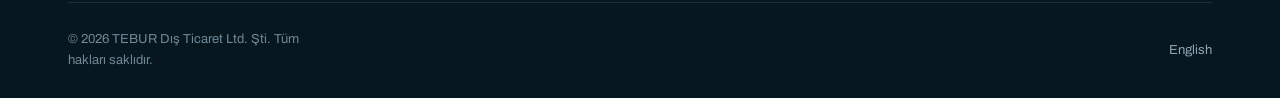
<file: hakkimizda.html>
<!DOCTYPE html>
<html lang="tr">
<head>
<meta charset="utf-8">
<meta name="viewport" content="width=device-width, initial-scale=1">
<title>Hakkımızda | TEBUR Dış Ticaret</title>
<meta name="description" content="TEBUR Dış Ticaret 2011'de İstanbul'da kuruldu. Perakende zincirlerine ürün tedarik ediyor, üç kıtada 30 ülkeye ihracat yapıyoruz.">
<link rel="canonical" href="https://www.tebur.com.tr/hakkimizda">
<link rel="alternate" hreflang="tr" href="https://www.tebur.com.tr/hakkimizda">
<link rel="alternate" hreflang="en" href="https://www.tebur.com.tr/en/about">
<link rel="alternate" hreflang="x-default" href="https://www.tebur.com.tr/hakkimizda">
<meta name="robots" content="index, follow">
<meta name="theme-color" content="#03648E">

<meta property="og:type" content="website">
<meta property="og:locale" content="tr_TR">
<meta property="og:site_name" content="TEBUR Dış Ticaret">
<meta property="og:title" content="Hakkımızda | TEBUR Dış Ticaret">
<meta property="og:description" content="2011'den beri tedarik, ithalat ve ihracat.">
<meta property="og:url" content="https://www.tebur.com.tr/hakkimizda">
<meta property="og:image" content="https://www.tebur.com.tr/assets/img/mark.png">

<link rel="icon" href="assets/img/favicon-32.png" sizes="32x32" type="image/png">
<link rel="apple-touch-icon" href="assets/img/apple-touch-icon.png">

<link rel="preconnect" href="https://fonts.googleapis.com">
<link rel="preconnect" href="https://fonts.gstatic.com" crossorigin>
<link href="https://fonts.googleapis.com/css2?family=Archivo:wght@300;400;500;600&display=swap" rel="stylesheet">
<link rel="stylesheet" href="assets/css/style.css">

<script type="application/ld+json">
{
  "@context": "https://schema.org",
  "@type": "BreadcrumbList",
  "itemListElement": [
    { "@type": "ListItem", "position": 1, "name": "Ana Sayfa", "item": "https://www.tebur.com.tr/" },
    { "@type": "ListItem", "position": 2, "name": "Hakkımızda", "item": "https://www.tebur.com.tr/hakkimizda" }
  ]
}
</script>
</head>
<body>
<a class="skip-link" href="#main">İçeriğe geç</a>

<header class="site-header">
  <div class="container site-header__inner">
    <a class="brand" href="./" aria-label="TEBUR Dış Ticaret — ana sayfa">
      <img src="assets/img/logo-header.png" alt="TEBUR Dış Ticaret Ltd. Şti." width="793" height="262">
    </a>
    <nav class="nav" id="site-nav" aria-label="Ana menü">
      <ul class="nav__list">
        <li><a href="hakkimizda" aria-current="page">Hakkımızda</a></li>
        <li><a href="ne-yapiyoruz">Ne Yapıyoruz</a></li>
        <li><a href="referanslar">Referanslar</a></li>
        <li><a href="iletisim">İletişim</a></li>
      </ul>
    </nav>
    <div class="header-actions">
      <div class="lang-switch">
        <a href="hakkimizda" aria-current="true" hreflang="tr">TR</a>
        <span aria-hidden="true">/</span>
        <a href="en/about" hreflang="en">EN</a>
      </div>
      <button class="nav-toggle" type="button" aria-expanded="false" aria-controls="site-nav" aria-label="Menüyü aç">
        <span class="nav-toggle__bars" aria-hidden="true"></span>
      </button>
    </div>
  </div>
</header>

<main id="main">

  <section class="page-head">
    <div class="container">
      <ol class="breadcrumb">
        <li><a href="./">Ana Sayfa</a></li>
        <li>Hakkımızda</li>
      </ol>
      <h1 class="display page-head__title">İstanbul'dan tedarik ve dış ticaret.</h1>
      <p class="lead">TEBUR Dış Ticaret Ltd. Şti., 2011 yılında kuruldu. Türkiye'nin büyük market zincirlerine ürün tedarik ediyor, aynı üretici ağıyla üç kıtaya ihracat yapıyoruz.</p>
    </div>
  </section>

  <!-- Şirketin kısa ve doğrulanabilir hikâyesi -->
  <section class="section">
    <div class="container">
      <div class="split split--top reveal">
        <div>
          <p class="eyebrow">Şirket</p>
          <h2 class="h2">2011'de tek bir işle başladık.</h2>
        </div>
        <div class="prose">
          <p>Kuruluş amacımız, Türkiye'nin önde gelen market zincirlerine hem ithal hem yerli ürünlerle, farklı kategorilerde ürün tedarik etmekti.</p>
          <p>Bugüne kadar ŞOK, A101, METRO ve BİM ile birçok farklı kategoride çalıştık. Bu iş birlikleri bize iki şey kazandırdı: büyük hacimli siparişleri yönetme deneyimi ve zincirlerin kalite standartlarını yakından bilme.</p>
          <p>Aynı üretici ağıyla ihracata başladık. Bugün Avrupa, Asya ve Latin Amerika'daki alıcılara sevkiyat yapıyoruz.</p>
          <p>Hedefimiz basit: Türkiye'de üretilen ürünleri yüksek kalite standartlarında ve rekabetçi fiyatlarla küresel müşterilere ve yerel pazarlara sunmak.</p>
        </div>
      </div>

      <div class="stat-band mt-xl reveal">
        <div>
          <span class="stat__value">2011</span>
          <span class="stat__label">Kuruluş yılı</span>
        </div>
        <div>
          <span class="stat__value">30</span>
          <span class="stat__label">İhracat yaptığımız ülke sayısı</span>
        </div>
        <div>
          <span class="stat__value">3</span>
          <span class="stat__label">Avrupa, Asya ve Latin Amerika</span>
        </div>
        <div>
          <span class="stat__value">4</span>
          <span class="stat__label">Çalıştığımız büyük zincir market</span>
        </div>
      </div>
    </div>
  </section>

  <!-- Çalışma ilkeleri: alıcının "bu firmayla çalışılır mı" sorusuna cevap -->
  <section class="section section--mist">
    <div class="container">
      <div class="split reveal">
        <div>
          <p class="eyebrow">Çalışma ilkelerimiz</p>
          <h2 class="h2">Güvene dayalı, düzenli ticaret.</h2>
        </div>
        <p class="lead">Ticaretin adil, etik ve düzenli yürümesi bizim için bir slogan değil, çalışma biçimi. Dört maddede özetliyoruz.</p>
      </div>

      <ul class="value-list mt-xl reveal">
        <li>
          <h3 class="h3">Güvene dayalı iş birliği</h3>
          <p>Uzun vadeli çalışıyoruz. Verdiğimiz fiyatın ve teslim tarihinin arkasında dururuz; değişen bir şey olursa önceden haber veririz.</p>
        </li>
        <li>
          <h3 class="h3">Adil ve etik ticaret</h3>
          <p>Üretici ile alıcı arasında şeffaf çalışırız. Maliyet kalemleri, ambalaj ve teslim koşulları her iki tarafa da açıktır.</p>
        </li>
        <li>
          <h3 class="h3">Düzenli sevkiyat</h3>
          <p>Tek seferlik işlerden çok, tekrar eden sevkiyat programları kurmayı tercih ederiz. Öngörülebilir hacim, iki taraf için de daha iyi fiyat demek.</p>
        </li>
        <li>
          <h3 class="h3">Zincir market standardı</h3>
          <p>Ürünü, büyük perakende zincirlerinin tedarikçi denetimlerinden geçebilecek standartta hazırlarız. Aynı titizliği ihracat siparişlerinde de uygularız.</p>
        </li>
      </ul>
    </div>
  </section>

  <!-- Yönetim ve merkez: somut muhatap bilgisi -->
  <section class="section">
    <div class="container">
      <div class="split reveal">
        <div>
          <p class="eyebrow">Yönetim ve merkez</p>
          <h2 class="h2">Muhatabınız belli.</h2>
        </div>
        <p class="lead">Teklif, numune ve sevkiyat konularında tek muhatapla ilerlersiniz. Araya aracı girmez, cevaplar doğrudan gelir.</p>
      </div>

      <dl class="detail-list mt-l reveal">
        <div>
          <dt>Genel Müdür</dt>
          <dd>Furkan Topçu · <a href="mailto:info@tebur.com.tr">info@tebur.com.tr</a></dd>
        </div>
        <div>
          <dt>Unvan</dt>
          <dd>TEBUR Dış Ticaret Ltd. Şti.</dd>
        </div>
        <div>
          <dt>Merkez</dt>
          <dd>Erenköy Mah. Nimet Ekşioğlu Sok. No:5<br>Kadıköy / İstanbul · Türkiye</dd>
        </div>
      </dl>
    </div>
  </section>

  <section class="section section--tight">
    <div class="container">
      <div class="cta reveal">
        <div>
          <h2 class="h2">Birlikte çalışalım.</h2>
          <p>Tedarik, ithalat veya ihracat — hangi konuda olursa olsun talebinizi yazın, dönüş yapalım.</p>
        </div>
        <div class="btn-row">
          <a class="btn btn--light" href="iletisim">İletişime geçin
            <svg width="14" height="14" viewBox="0 0 14 14" fill="none" aria-hidden="true"><path d="M1 7h11M8 3l4 4-4 4" stroke="currentColor" stroke-width="1.5" stroke-linecap="round" stroke-linejoin="round"/></svg>
          </a>
        </div>
      </div>
    </div>
  </section>

</main>

<footer class="site-footer">
  <div class="container">
    <div class="site-footer__grid">
      <div>
        <img class="footer-logo" src="assets/img/logo-white.png" alt="TEBUR Dış Ticaret Ltd. Şti." width="793" height="376">
        <p>Tedarik, ithalat ve ihracat. 2011'den beri İstanbul'dan.</p>
      </div>
      <div>
        <h2>Kurumsal</h2>
        <ul class="footer-links">
          <li><a href="hakkimizda">Hakkımızda</a></li>
          <li><a href="ne-yapiyoruz">Ne Yapıyoruz</a></li>
          <li><a href="referanslar">Referanslar</a></li>
        </ul>
      </div>
      <div>
        <h2>Çalışma alanları</h2>
        <ul class="footer-links">
          <li><a href="ne-yapiyoruz#tedarik">Tedarik</a></li>
          <li><a href="ne-yapiyoruz#ihracat">İhracat</a></li>
          <li><a href="ne-yapiyoruz#ithalat">İthalat</a></li>
        </ul>
      </div>
      <div>
        <h2>İletişim</h2>
        <ul class="footer-links">
          <li><a href="mailto:info@tebur.com.tr">info@tebur.com.tr</a></li>
          <li>Erenköy Mah.<br>Nimet Ekşioğlu Sok. No:5<br>Kadıköy / İstanbul</li>
        </ul>
      </div>
    </div>
    <div class="site-footer__bottom">
      <p>© <span id="yil">2026</span> TEBUR Dış Ticaret Ltd. Şti. Tüm hakları saklıdır.</p>
      <p><a href="en/about" hreflang="en" style="color:#8FA6B4">English</a></p>
    </div>
  </div>
</footer>

<script src="assets/js/main.js" defer></script>
<script>document.getElementById('yil').textContent = new Date().getFullYear();</script>
</body>
</html>
</file>
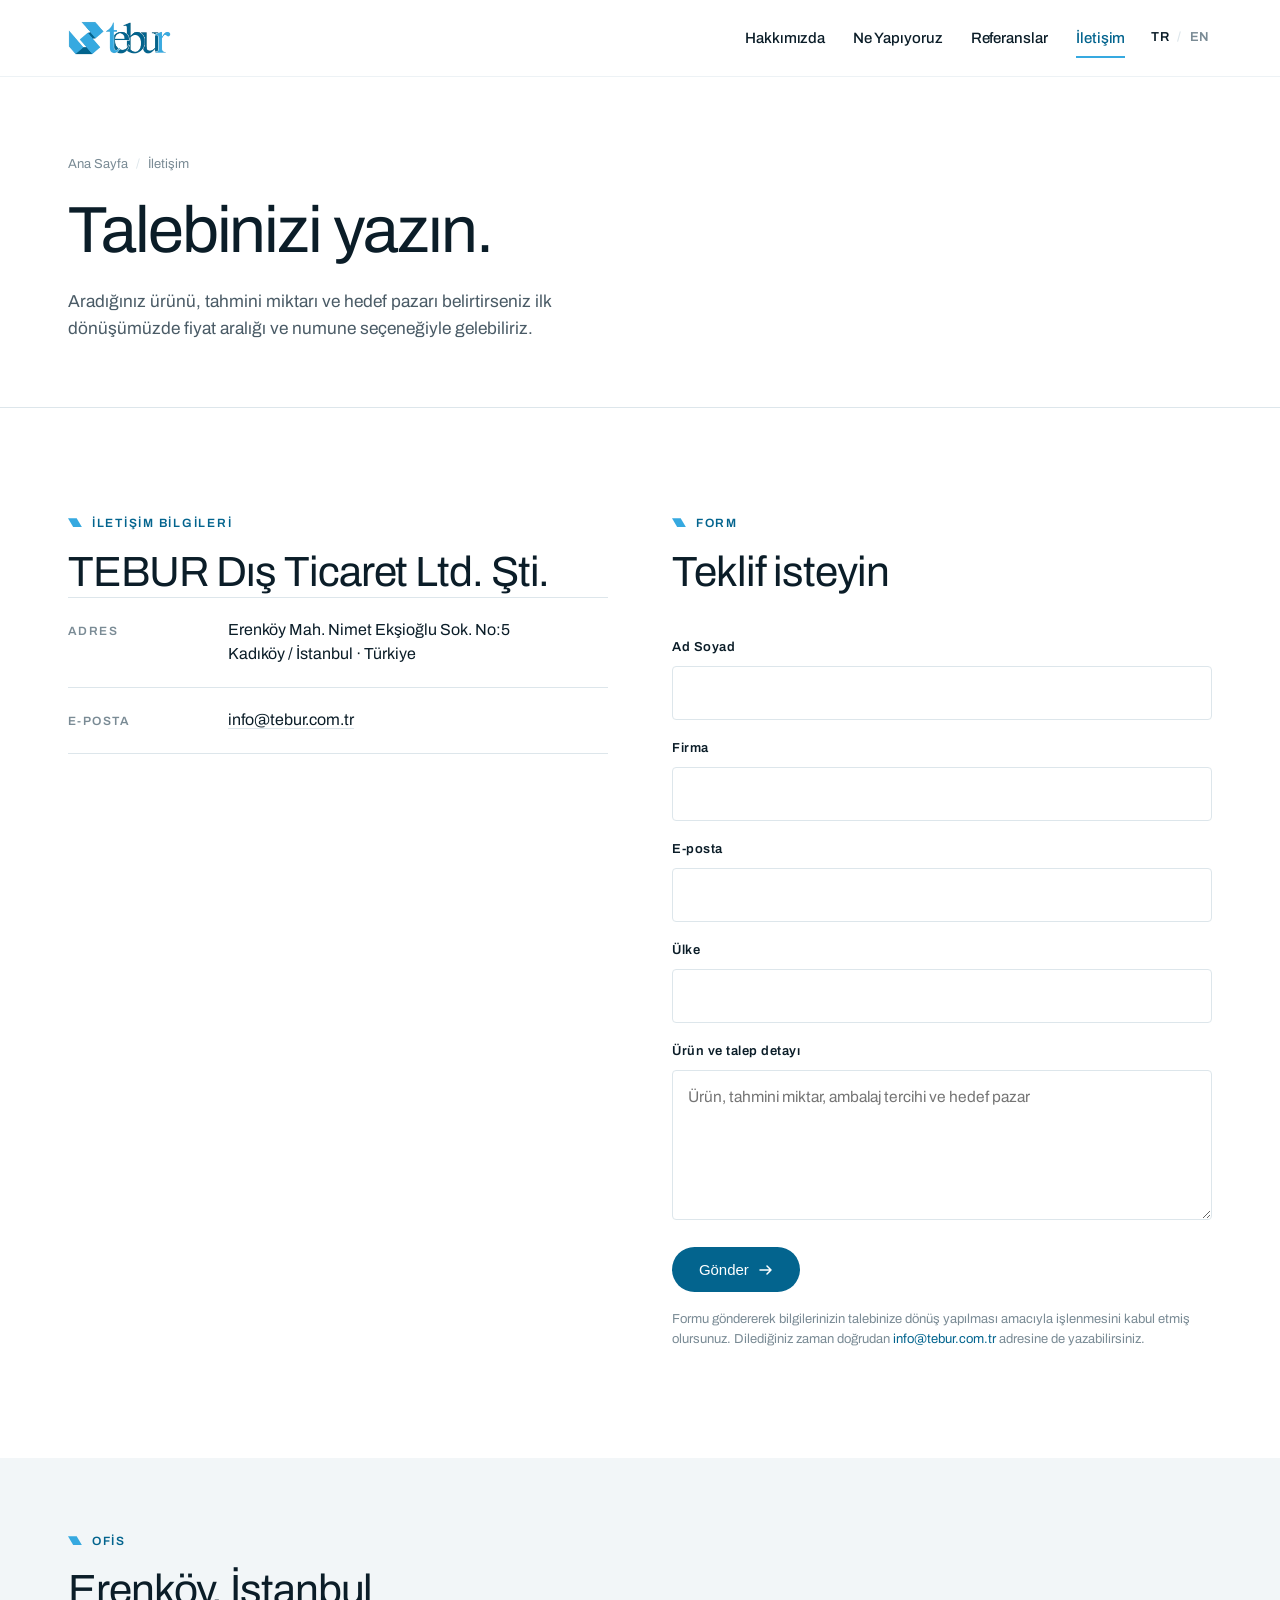
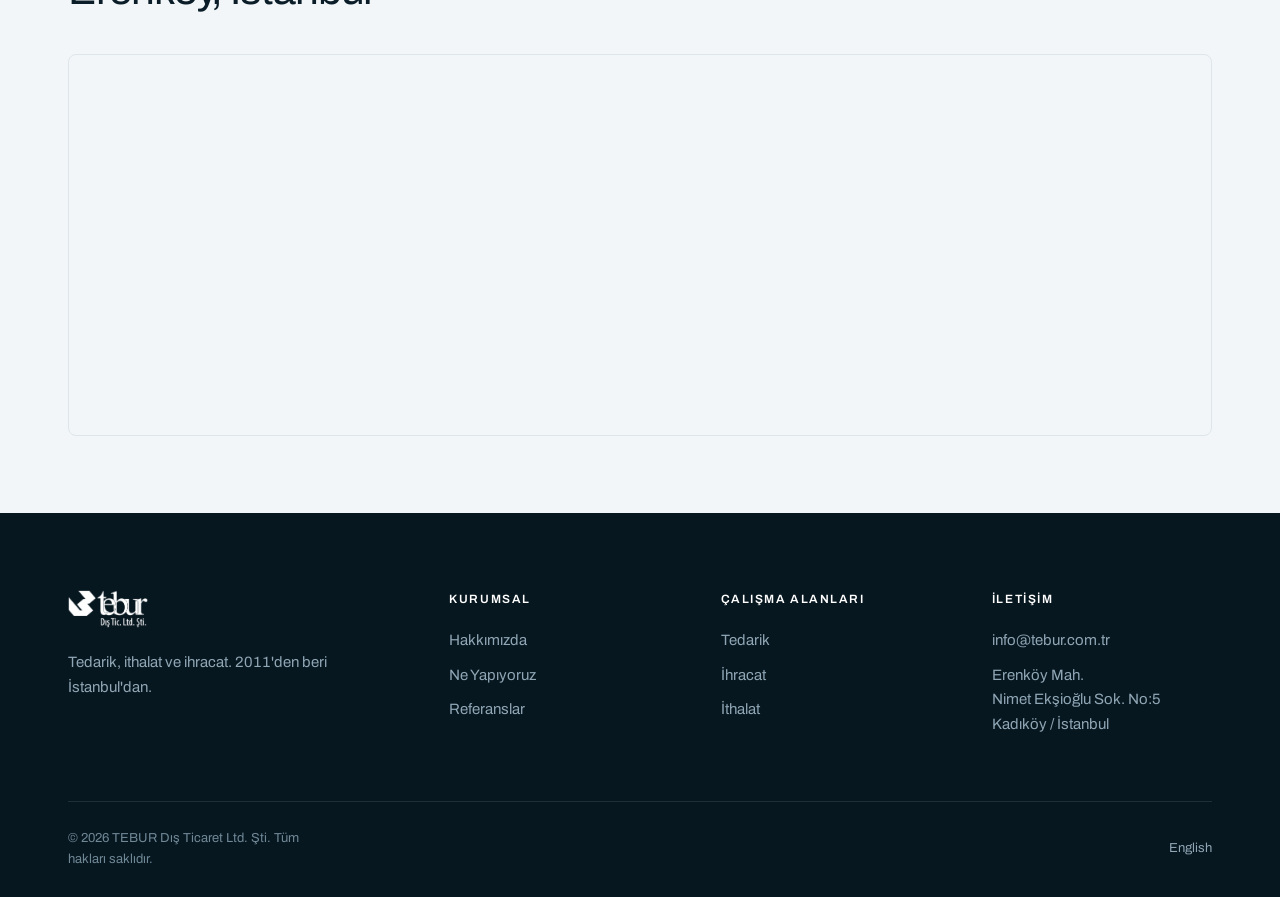
<file: iletisim.html>
<!DOCTYPE html>
<html lang="tr">
<head>
<meta charset="utf-8">
<meta name="viewport" content="width=device-width, initial-scale=1">
<title>İletişim | TEBUR Dış Ticaret — Erenköy, İstanbul</title>
<meta name="description" content="TEBUR Dış Ticaret Ltd. Şti. — Erenköy Mah. Nimet Ekşioğlu Sok. No:5, Kadıköy, İstanbul. Ürün talebi, numune ve fiyat için bize yazın.">
<link rel="canonical" href="https://www.tebur.com.tr/iletisim">
<link rel="alternate" hreflang="tr" href="https://www.tebur.com.tr/iletisim">
<link rel="alternate" hreflang="en" href="https://www.tebur.com.tr/en/contact">
<link rel="alternate" hreflang="x-default" href="https://www.tebur.com.tr/iletisim">
<meta name="robots" content="index, follow">
<meta name="theme-color" content="#03648E">

<meta property="og:type" content="website">
<meta property="og:locale" content="tr_TR">
<meta property="og:site_name" content="TEBUR Dış Ticaret">
<meta property="og:title" content="İletişim | TEBUR Dış Ticaret">
<meta property="og:description" content="Ürün talebi, numune ve fiyat için bize yazın.">
<meta property="og:url" content="https://www.tebur.com.tr/iletisim">
<meta property="og:image" content="https://www.tebur.com.tr/assets/img/mark.png">

<link rel="icon" href="assets/img/favicon-32.png" sizes="32x32" type="image/png">
<link rel="apple-touch-icon" href="assets/img/apple-touch-icon.png">

<link rel="preconnect" href="https://fonts.googleapis.com">
<link rel="preconnect" href="https://fonts.gstatic.com" crossorigin>
<link href="https://fonts.googleapis.com/css2?family=Archivo:wght@300;400;500;600&display=swap" rel="stylesheet">
<link rel="stylesheet" href="assets/css/style.css">

<script type="application/ld+json">
{
  "@context": "https://schema.org",
  "@type": "BreadcrumbList",
  "itemListElement": [
    { "@type": "ListItem", "position": 1, "name": "Ana Sayfa", "item": "https://www.tebur.com.tr/" },
    { "@type": "ListItem", "position": 2, "name": "İletişim", "item": "https://www.tebur.com.tr/iletisim" }
  ]
}
</script>
</head>
<body>
<a class="skip-link" href="#main">İçeriğe geç</a>

<header class="site-header">
  <div class="container site-header__inner">
    <a class="brand" href="./" aria-label="TEBUR Dış Ticaret — ana sayfa">
      <img src="assets/img/logo-header.png" alt="TEBUR Dış Ticaret Ltd. Şti." width="793" height="262">
    </a>
    <nav class="nav" id="site-nav" aria-label="Ana menü">
      <ul class="nav__list">
        <li><a href="hakkimizda">Hakkımızda</a></li>
        <li><a href="ne-yapiyoruz">Ne Yapıyoruz</a></li>
        <li><a href="referanslar">Referanslar</a></li>
        <li><a href="iletisim" aria-current="page">İletişim</a></li>
      </ul>
    </nav>
    <div class="header-actions">
      <div class="lang-switch">
        <a href="iletisim" aria-current="true" hreflang="tr">TR</a>
        <span aria-hidden="true">/</span>
        <a href="en/contact" hreflang="en">EN</a>
      </div>
      <button class="nav-toggle" type="button" aria-expanded="false" aria-controls="site-nav" aria-label="Menüyü aç">
        <span class="nav-toggle__bars" aria-hidden="true"></span>
      </button>
    </div>
  </div>
</header>

<main id="main">

  <section class="page-head">
    <div class="container">
      <ol class="breadcrumb">
        <li><a href="./">Ana Sayfa</a></li>
        <li>İletişim</li>
      </ol>
      <h1 class="display page-head__title">Talebinizi yazın.</h1>
      <p class="lead">Aradığınız ürünü, tahmini miktarı ve hedef pazarı belirtirseniz ilk dönüşümüzde fiyat aralığı ve numune seçeneğiyle gelebiliriz.</p>
    </div>
  </section>

  <section class="section">
    <div class="container">
      <div class="contact-grid">

        <div class="reveal">
          <p class="eyebrow">İletişim bilgileri</p>
          <h2 class="h2">TEBUR Dış Ticaret Ltd. Şti.</h2>

          <dl class="detail-list mt-l">
            <div>
              <dt>Adres</dt>
              <dd>Erenköy Mah. Nimet Ekşioğlu Sok. No:5<br>Kadıköy / İstanbul · Türkiye</dd>
            </div>
            <div>
              <dt>E-posta</dt>
              <dd><a href="mailto:info@tebur.com.tr">info@tebur.com.tr</a></dd>
            </div>
          </dl>
        </div>

        <div class="reveal">
          <p class="eyebrow">Form</p>
          <h2 class="h2">Teklif isteyin</h2>

          <!-- Form gonder.php dosyasina gonderilir. Calismasi icin sunucuda
               config.php bulunmali (bkz. config.ornek.php). -->
          <form class="form-grid mt-l" id="teklif-formu" action="gonder.php" method="POST">
            <input type="hidden" name="dil" value="tr">

            <!-- Bal küpü: botlar bu alanı doldurur, ziyaretçiler görmez -->
            <p class="hp" aria-hidden="true">
              <label for="website">Bu alanı boş bırakın</label>
              <input type="text" id="website" name="website" tabindex="-1" autocomplete="off">
            </p>

            <div class="field">
              <label for="ad">Ad Soyad</label>
              <input type="text" id="ad" name="ad" autocomplete="name" required>
            </div>

            <div class="field">
              <label for="firma">Firma</label>
              <input type="text" id="firma" name="firma" autocomplete="organization" required>
            </div>

            <div class="field">
              <label for="eposta">E-posta</label>
              <input type="email" id="eposta" name="eposta" autocomplete="email" required>
            </div>

            <div class="field">
              <label for="ulke">Ülke</label>
              <input type="text" id="ulke" name="ulke" autocomplete="country-name">
            </div>

            <div class="field">
              <label for="mesaj">Ürün ve talep detayı</label>
              <textarea id="mesaj" name="mesaj" required placeholder="Ürün, tahmini miktar, ambalaj tercihi ve hedef pazar"></textarea>
            </div>

            <div>
              <button class="btn btn--primary" type="submit">Gönder
                <svg width="14" height="14" viewBox="0 0 14 14" fill="none" aria-hidden="true"><path d="M1 7h11M8 3l4 4-4 4" stroke="currentColor" stroke-width="1.5" stroke-linecap="round" stroke-linejoin="round"/></svg>
              </button>
            </div>

            <p class="form-status" id="form-durum" role="status" aria-live="polite" hidden></p>

            <p class="field-note">Formu göndererek bilgilerinizin talebinize dönüş yapılması amacıyla işlenmesini kabul etmiş olursunuz. Dilediğiniz zaman doğrudan <a href="mailto:info@tebur.com.tr">info@tebur.com.tr</a> adresine de yazabilirsiniz.</p>
          </form>
        </div>

      </div>
    </div>
  </section>

  <section class="section section--tight section--mist">
    <div class="container">
      <p class="eyebrow reveal">Ofis</p>
      <h2 class="h2 reveal">Erenköy, İstanbul</h2>
      <div class="map-embed mt-l reveal">
        <iframe
          title="TEBUR Dış Ticaret ofis konumu — Nimet Ekşioğlu Sok. No:5, Erenköy, Kadıköy"
          src="https://maps.google.com/maps?q=Nimet%20Ek%C5%9Fio%C4%9Flu%20Sokak%20No%3A5%20Erenk%C3%B6y%20Kad%C4%B1k%C3%B6y%20%C4%B0stanbul&t=&z=16&ie=UTF8&iwloc=&output=embed"
          loading="lazy"
          referrerpolicy="no-referrer-when-downgrade"></iframe>
      </div>
    </div>
  </section>

</main>

<footer class="site-footer">
  <div class="container">
    <div class="site-footer__grid">
      <div>
        <img class="footer-logo" src="assets/img/logo-white.png" alt="TEBUR Dış Ticaret Ltd. Şti." width="793" height="376">
        <p>Tedarik, ithalat ve ihracat. 2011'den beri İstanbul'dan.</p>
      </div>
      <div>
        <h2>Kurumsal</h2>
        <ul class="footer-links">
          <li><a href="hakkimizda">Hakkımızda</a></li>
          <li><a href="ne-yapiyoruz">Ne Yapıyoruz</a></li>
          <li><a href="referanslar">Referanslar</a></li>
        </ul>
      </div>
      <div>
        <h2>Çalışma alanları</h2>
        <ul class="footer-links">
          <li><a href="ne-yapiyoruz#tedarik">Tedarik</a></li>
          <li><a href="ne-yapiyoruz#ihracat">İhracat</a></li>
          <li><a href="ne-yapiyoruz#ithalat">İthalat</a></li>
        </ul>
      </div>
      <div>
        <h2>İletişim</h2>
        <ul class="footer-links">
          <li><a href="mailto:info@tebur.com.tr">info@tebur.com.tr</a></li>
          <li>Erenköy Mah.<br>Nimet Ekşioğlu Sok. No:5<br>Kadıköy / İstanbul</li>
        </ul>
      </div>
    </div>
    <div class="site-footer__bottom">
      <p>© <span id="yil">2026</span> TEBUR Dış Ticaret Ltd. Şti. Tüm hakları saklıdır.</p>
      <p><a href="en/contact" hreflang="en" style="color:#8FA6B4">English</a></p>
    </div>
  </div>
</footer>

<script src="assets/js/main.js" defer></script>
<script>document.getElementById('yil').textContent = new Date().getFullYear();</script>
</body>
</html>
</file>
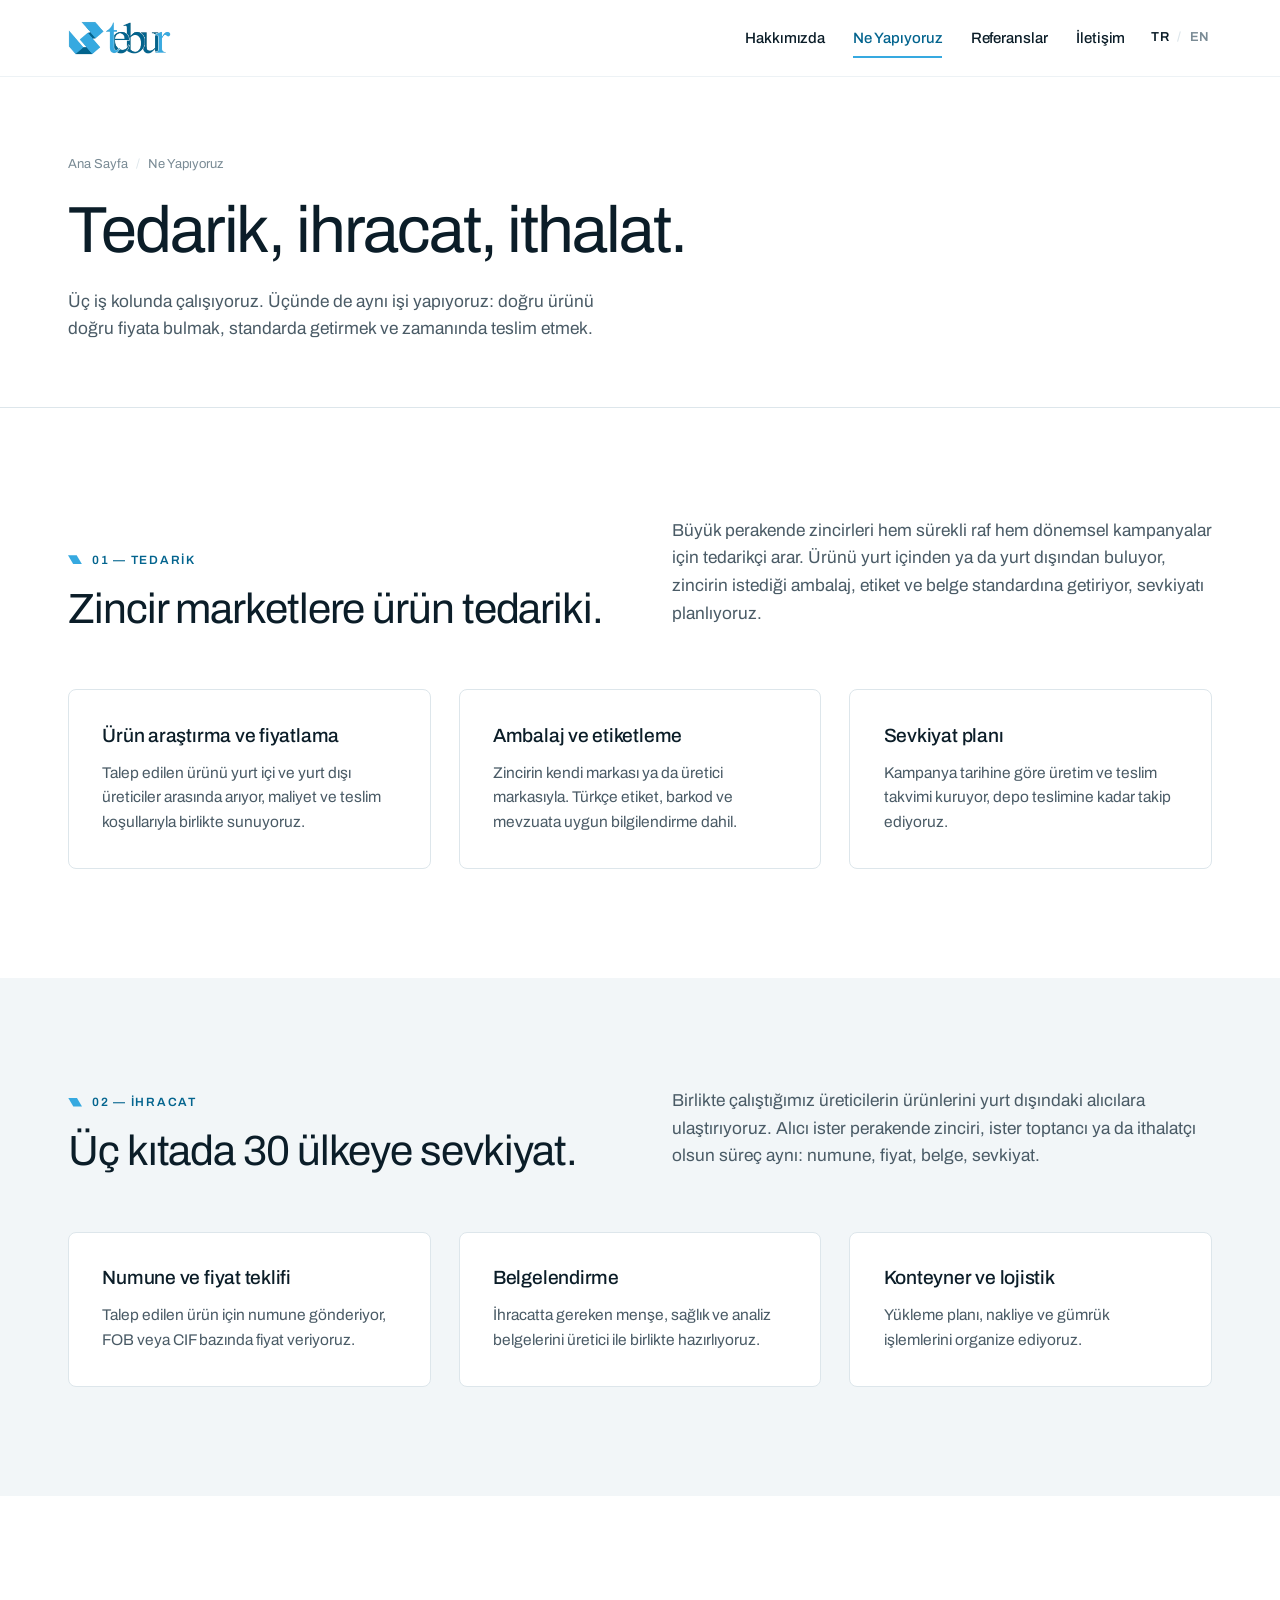
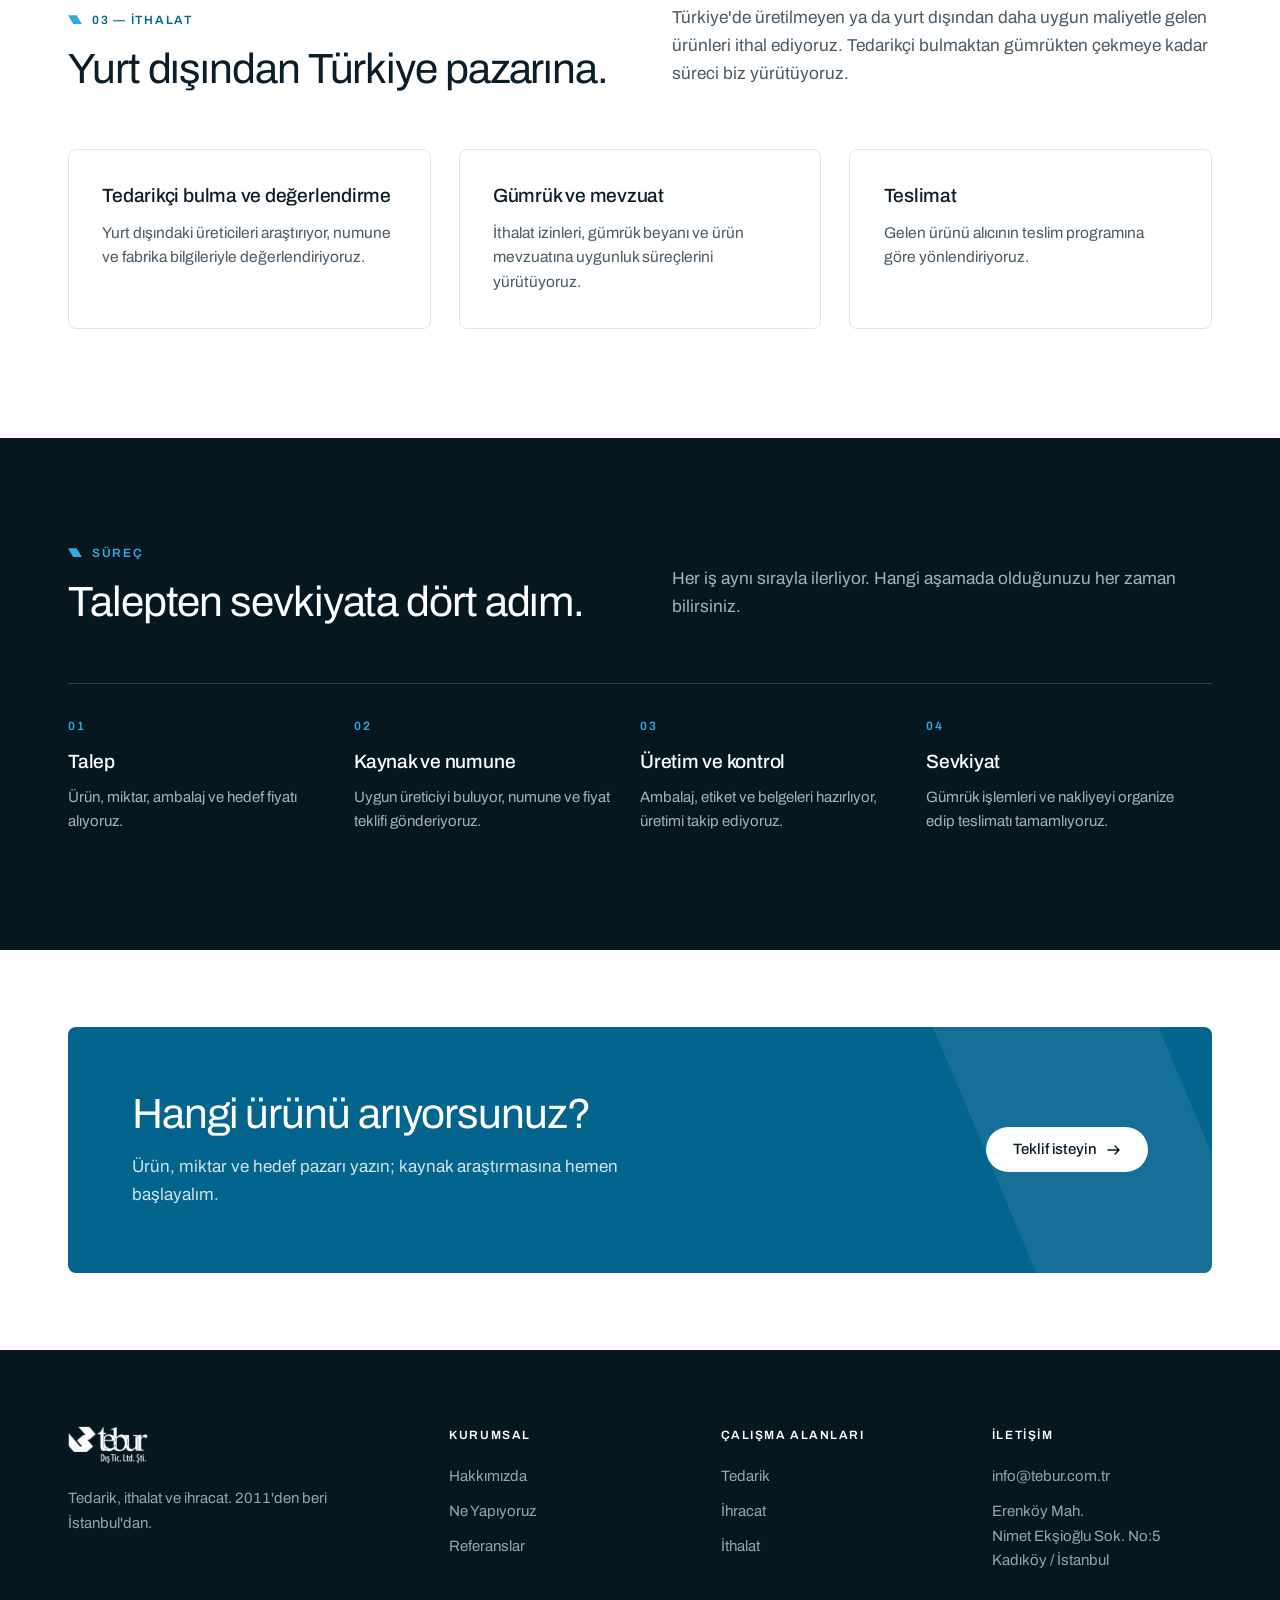
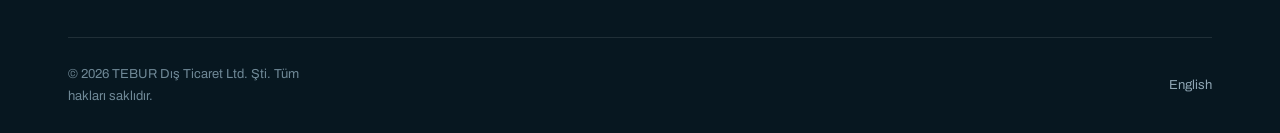
<file: ne-yapiyoruz.html>
<!DOCTYPE html>
<html lang="tr">
<head>
<meta charset="utf-8">
<meta name="viewport" content="width=device-width, initial-scale=1">
<title>Ne Yapıyoruz — Tedarik, İhracat, İthalat | TEBUR Dış Ticaret</title>
<meta name="description" content="Zincir marketlere ürün tedariki, üç kıtaya ihracat ve Türkiye'ye ithalat. TEBUR Dış Ticaret'in üç iş kolu ve talepten sevkiyata çalışma süreci.">
<link rel="canonical" href="https://www.tebur.com.tr/ne-yapiyoruz">
<link rel="alternate" hreflang="tr" href="https://www.tebur.com.tr/ne-yapiyoruz">
<link rel="alternate" hreflang="en" href="https://www.tebur.com.tr/en/what-we-do">
<link rel="alternate" hreflang="x-default" href="https://www.tebur.com.tr/ne-yapiyoruz">
<meta name="robots" content="index, follow">
<meta name="theme-color" content="#03648E">

<meta property="og:type" content="website">
<meta property="og:locale" content="tr_TR">
<meta property="og:site_name" content="TEBUR Dış Ticaret">
<meta property="og:title" content="Ne Yapıyoruz | TEBUR Dış Ticaret">
<meta property="og:description" content="Tedarik, ihracat ve ithalat. Talepten sevkiyata dört adımlık süreç.">
<meta property="og:url" content="https://www.tebur.com.tr/ne-yapiyoruz">
<meta property="og:image" content="https://www.tebur.com.tr/assets/img/mark.png">

<link rel="icon" href="assets/img/favicon-32.png" sizes="32x32" type="image/png">
<link rel="apple-touch-icon" href="assets/img/apple-touch-icon.png">

<link rel="preconnect" href="https://fonts.googleapis.com">
<link rel="preconnect" href="https://fonts.gstatic.com" crossorigin>
<link href="https://fonts.googleapis.com/css2?family=Archivo:wght@300;400;500;600&display=swap" rel="stylesheet">
<link rel="stylesheet" href="assets/css/style.css">

<script type="application/ld+json">
{
  "@context": "https://schema.org",
  "@type": "BreadcrumbList",
  "itemListElement": [
    { "@type": "ListItem", "position": 1, "name": "Ana Sayfa", "item": "https://www.tebur.com.tr/" },
    { "@type": "ListItem", "position": 2, "name": "Ne Yapıyoruz", "item": "https://www.tebur.com.tr/ne-yapiyoruz" }
  ]
}
</script>
</head>
<body>
<a class="skip-link" href="#main">İçeriğe geç</a>

<header class="site-header">
  <div class="container site-header__inner">
    <a class="brand" href="./" aria-label="TEBUR Dış Ticaret — ana sayfa">
      <img src="assets/img/logo-header.png" alt="TEBUR Dış Ticaret Ltd. Şti." width="793" height="262">
    </a>
    <nav class="nav" id="site-nav" aria-label="Ana menü">
      <ul class="nav__list">
        <li><a href="hakkimizda">Hakkımızda</a></li>
        <li><a href="ne-yapiyoruz" aria-current="page">Ne Yapıyoruz</a></li>
        <li><a href="referanslar">Referanslar</a></li>
        <li><a href="iletisim">İletişim</a></li>
      </ul>
    </nav>
    <div class="header-actions">
      <div class="lang-switch">
        <a href="ne-yapiyoruz" aria-current="true" hreflang="tr">TR</a>
        <span aria-hidden="true">/</span>
        <a href="en/what-we-do" hreflang="en">EN</a>
      </div>
      <button class="nav-toggle" type="button" aria-expanded="false" aria-controls="site-nav" aria-label="Menüyü aç">
        <span class="nav-toggle__bars" aria-hidden="true"></span>
      </button>
    </div>
  </div>
</header>

<main id="main">

  <section class="page-head">
    <div class="container">
      <ol class="breadcrumb">
        <li><a href="./">Ana Sayfa</a></li>
        <li>Ne Yapıyoruz</li>
      </ol>
      <h1 class="display page-head__title">Tedarik, ihracat, ithalat.</h1>
      <p class="lead">Üç iş kolunda çalışıyoruz. Üçünde de aynı işi yapıyoruz: doğru ürünü doğru fiyata bulmak, standarda getirmek ve zamanında teslim etmek.</p>
    </div>
  </section>

  <!-- 01 Tedarik -->
  <section class="section" id="tedarik">
    <div class="container">
      <div class="split reveal">
        <div>
          <p class="eyebrow">01 — Tedarik</p>
          <h2 class="h2">Zincir marketlere ürün tedariki.</h2>
        </div>
        <p class="lead">Büyük perakende zincirleri hem sürekli raf hem dönemsel kampanyalar için tedarikçi arar. Ürünü yurt içinden ya da yurt dışından buluyor, zincirin istediği ambalaj, etiket ve belge standardına getiriyor, sevkiyatı planlıyoruz.</p>
      </div>

      <div class="grid grid--3 mt-xl reveal">
        <article class="card">
          <h3 class="h3">Ürün araştırma ve fiyatlama</h3>
          <p>Talep edilen ürünü yurt içi ve yurt dışı üreticiler arasında arıyor, maliyet ve teslim koşullarıyla birlikte sunuyoruz.</p>
        </article>
        <article class="card">
          <h3 class="h3">Ambalaj ve etiketleme</h3>
          <p>Zincirin kendi markası ya da üretici markasıyla. Türkçe etiket, barkod ve mevzuata uygun bilgilendirme dahil.</p>
        </article>
        <article class="card">
          <h3 class="h3">Sevkiyat planı</h3>
          <p>Kampanya tarihine göre üretim ve teslim takvimi kuruyor, depo teslimine kadar takip ediyoruz.</p>
        </article>
      </div>
    </div>
  </section>

  <!-- 02 İhracat -->
  <section class="section section--mist" id="ihracat">
    <div class="container">
      <div class="split reveal">
        <div>
          <p class="eyebrow">02 — İhracat</p>
          <h2 class="h2">Üç kıtada 30 ülkeye sevkiyat.</h2>
        </div>
        <p class="lead">Birlikte çalıştığımız üreticilerin ürünlerini yurt dışındaki alıcılara ulaştırıyoruz. Alıcı ister perakende zinciri, ister toptancı ya da ithalatçı olsun süreç aynı: numune, fiyat, belge, sevkiyat.</p>
      </div>

      <div class="grid grid--3 mt-xl reveal">
        <article class="card">
          <h3 class="h3">Numune ve fiyat teklifi</h3>
          <p>Talep edilen ürün için numune gönderiyor, FOB veya CIF bazında fiyat veriyoruz.</p>
        </article>
        <article class="card">
          <h3 class="h3">Belgelendirme</h3>
          <p>İhracatta gereken menşe, sağlık ve analiz belgelerini üretici ile birlikte hazırlıyoruz.</p>
        </article>
        <article class="card">
          <h3 class="h3">Konteyner ve lojistik</h3>
          <p>Yükleme planı, nakliye ve gümrük işlemlerini organize ediyoruz.</p>
        </article>
      </div>
    </div>
  </section>

  <!-- 03 İthalat -->
  <section class="section" id="ithalat">
    <div class="container">
      <div class="split reveal">
        <div>
          <p class="eyebrow">03 — İthalat</p>
          <h2 class="h2">Yurt dışından Türkiye pazarına.</h2>
        </div>
        <p class="lead">Türkiye'de üretilmeyen ya da yurt dışından daha uygun maliyetle gelen ürünleri ithal ediyoruz. Tedarikçi bulmaktan gümrükten çekmeye kadar süreci biz yürütüyoruz.</p>
      </div>

      <div class="grid grid--3 mt-xl reveal">
        <article class="card">
          <h3 class="h3">Tedarikçi bulma ve değerlendirme</h3>
          <p>Yurt dışındaki üreticileri araştırıyor, numune ve fabrika bilgileriyle değerlendiriyoruz.</p>
        </article>
        <article class="card">
          <h3 class="h3">Gümrük ve mevzuat</h3>
          <p>İthalat izinleri, gümrük beyanı ve ürün mevzuatına uygunluk süreçlerini yürütüyoruz.</p>
        </article>
        <article class="card">
          <h3 class="h3">Teslimat</h3>
          <p>Gelen ürünü alıcının teslim programına göre yönlendiriyoruz.</p>
        </article>
      </div>
    </div>
  </section>

  <!-- Süreç -->
  <section class="section section--night">
    <div class="container">
      <div class="split reveal">
        <div>
          <p class="eyebrow">Süreç</p>
          <h2 class="h2">Talepten sevkiyata dört adım.</h2>
        </div>
        <p class="lead" style="color:#9FB4C0">Her iş aynı sırayla ilerliyor. Hangi aşamada olduğunuzu her zaman bilirsiniz.</p>
      </div>

      <ol class="steps mt-xl reveal" style="border-top-color:rgba(255,255,255,0.16)">
        <li>
          <span class="steps__num">01</span>
          <h3 class="h3">Talep</h3>
          <p>Ürün, miktar, ambalaj ve hedef fiyatı alıyoruz.</p>
        </li>
        <li>
          <span class="steps__num">02</span>
          <h3 class="h3">Kaynak ve numune</h3>
          <p>Uygun üreticiyi buluyor, numune ve fiyat teklifi gönderiyoruz.</p>
        </li>
        <li>
          <span class="steps__num">03</span>
          <h3 class="h3">Üretim ve kontrol</h3>
          <p>Ambalaj, etiket ve belgeleri hazırlıyor, üretimi takip ediyoruz.</p>
        </li>
        <li>
          <span class="steps__num">04</span>
          <h3 class="h3">Sevkiyat</h3>
          <p>Gümrük işlemleri ve nakliyeyi organize edip teslimatı tamamlıyoruz.</p>
        </li>
      </ol>
    </div>
  </section>

  <section class="section section--tight">
    <div class="container">
      <div class="cta reveal">
        <div>
          <h2 class="h2">Hangi ürünü arıyorsunuz?</h2>
          <p>Ürün, miktar ve hedef pazarı yazın; kaynak araştırmasına hemen başlayalım.</p>
        </div>
        <div class="btn-row">
          <a class="btn btn--light" href="iletisim">Teklif isteyin
            <svg width="14" height="14" viewBox="0 0 14 14" fill="none" aria-hidden="true"><path d="M1 7h11M8 3l4 4-4 4" stroke="currentColor" stroke-width="1.5" stroke-linecap="round" stroke-linejoin="round"/></svg>
          </a>
        </div>
      </div>
    </div>
  </section>

</main>

<footer class="site-footer">
  <div class="container">
    <div class="site-footer__grid">
      <div>
        <img class="footer-logo" src="assets/img/logo-white.png" alt="TEBUR Dış Ticaret Ltd. Şti." width="793" height="376">
        <p>Tedarik, ithalat ve ihracat. 2011'den beri İstanbul'dan.</p>
      </div>
      <div>
        <h2>Kurumsal</h2>
        <ul class="footer-links">
          <li><a href="hakkimizda">Hakkımızda</a></li>
          <li><a href="ne-yapiyoruz">Ne Yapıyoruz</a></li>
          <li><a href="referanslar">Referanslar</a></li>
        </ul>
      </div>
      <div>
        <h2>Çalışma alanları</h2>
        <ul class="footer-links">
          <li><a href="ne-yapiyoruz#tedarik">Tedarik</a></li>
          <li><a href="ne-yapiyoruz#ihracat">İhracat</a></li>
          <li><a href="ne-yapiyoruz#ithalat">İthalat</a></li>
        </ul>
      </div>
      <div>
        <h2>İletişim</h2>
        <ul class="footer-links">
          <li><a href="mailto:info@tebur.com.tr">info@tebur.com.tr</a></li>
          <li>Erenköy Mah.<br>Nimet Ekşioğlu Sok. No:5<br>Kadıköy / İstanbul</li>
        </ul>
      </div>
    </div>
    <div class="site-footer__bottom">
      <p>© <span id="yil">2026</span> TEBUR Dış Ticaret Ltd. Şti. Tüm hakları saklıdır.</p>
      <p><a href="en/what-we-do" hreflang="en" style="color:#8FA6B4">English</a></p>
    </div>
  </div>
</footer>

<script src="assets/js/main.js" defer></script>
<script>document.getElementById('yil').textContent = new Date().getFullYear();</script>
</body>
</html>
</file>
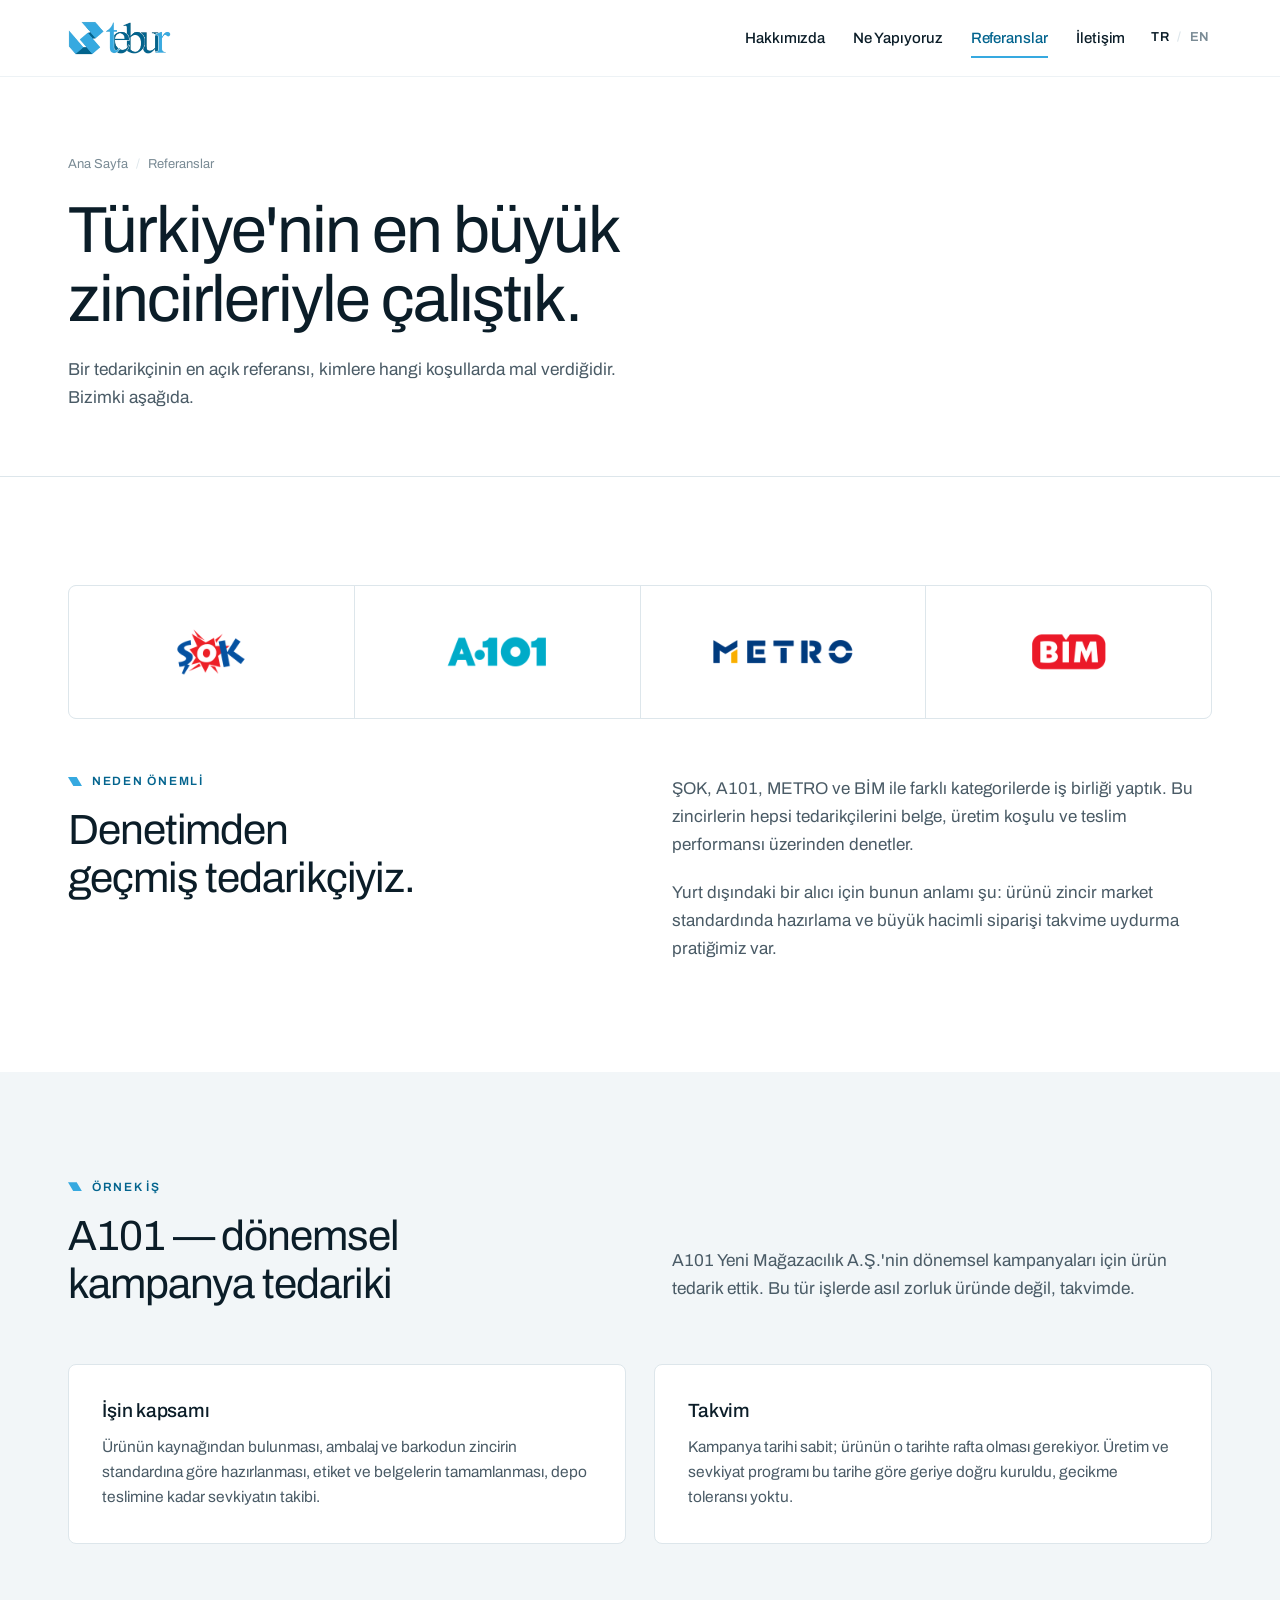
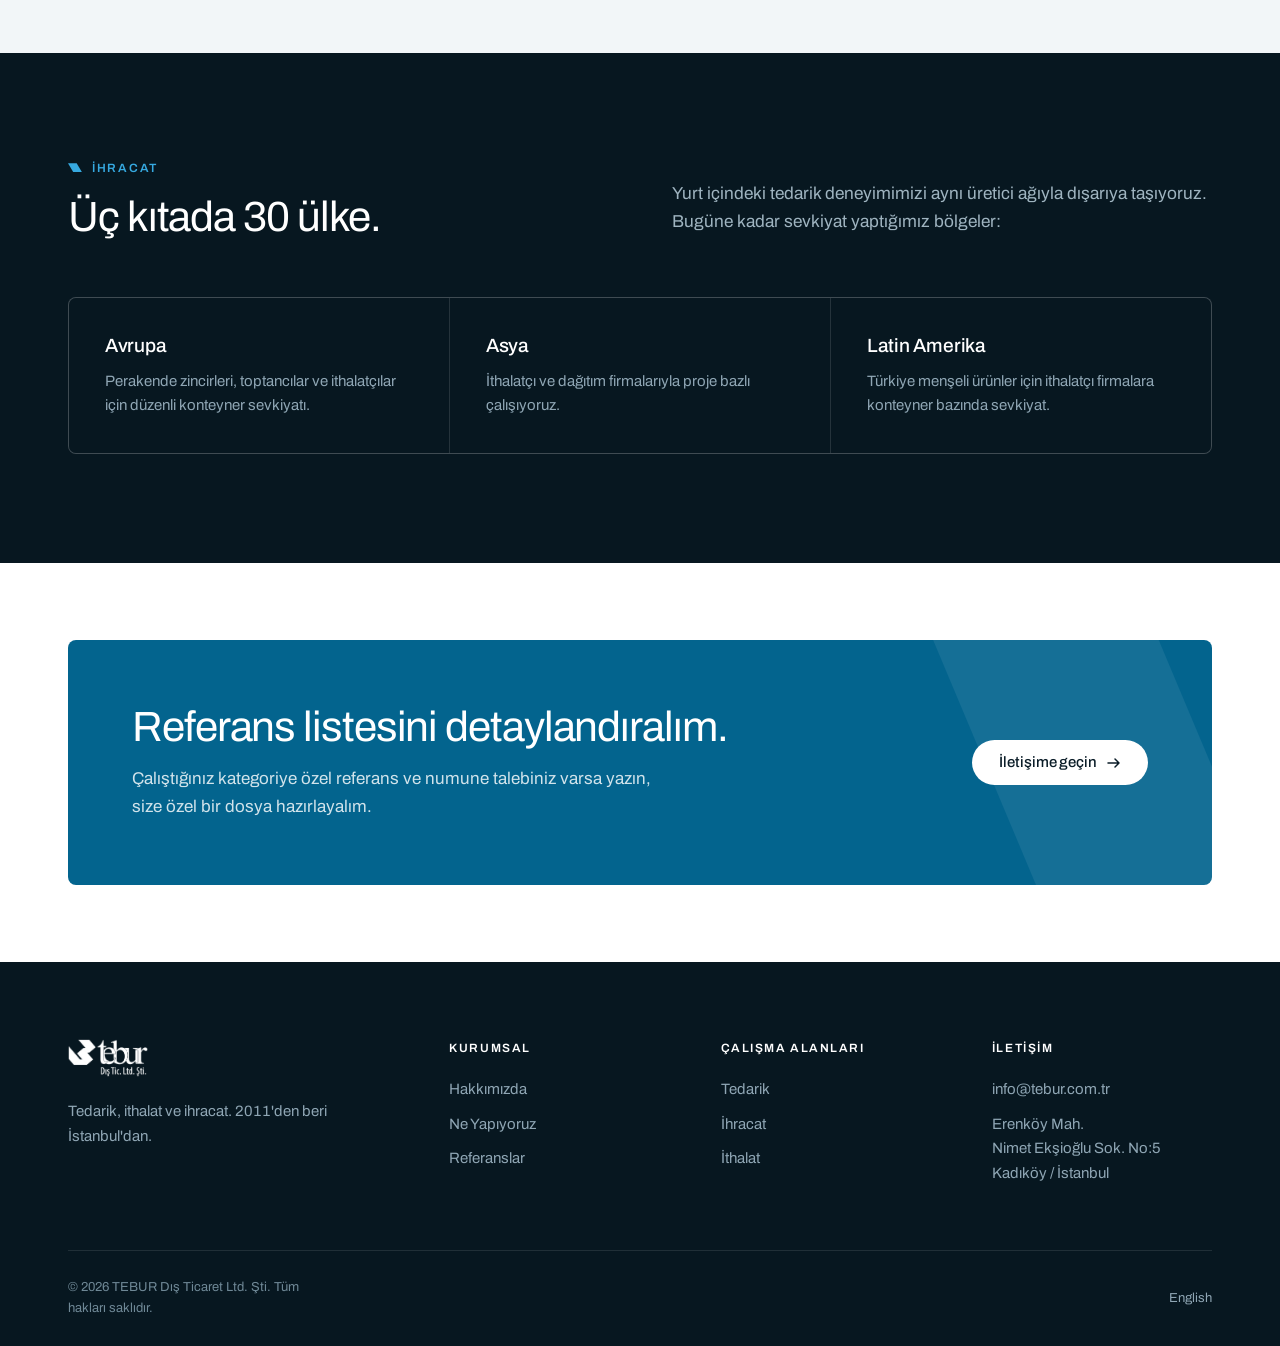
<file: referanslar.html>
<!DOCTYPE html>
<html lang="tr">
<head>
<meta charset="utf-8">
<meta name="viewport" content="width=device-width, initial-scale=1">
<title>Referanslarımız — ŞOK, A101, METRO, BİM | TEBUR Dış Ticaret</title>
<meta name="description" content="TEBUR Dış Ticaret; ŞOK, A101, METRO ve BİM ile birlikte çalıştı. Zincir market standardında tedarik, üç kıtada 30 ülkeye ihracat.">
<link rel="canonical" href="https://www.tebur.com.tr/referanslar">
<link rel="alternate" hreflang="tr" href="https://www.tebur.com.tr/referanslar">
<link rel="alternate" hreflang="en" href="https://www.tebur.com.tr/en/references">
<link rel="alternate" hreflang="x-default" href="https://www.tebur.com.tr/referanslar">
<meta name="robots" content="index, follow">
<meta name="theme-color" content="#03648E">

<meta property="og:type" content="website">
<meta property="og:locale" content="tr_TR">
<meta property="og:site_name" content="TEBUR Dış Ticaret">
<meta property="og:title" content="Referanslarımız | TEBUR Dış Ticaret">
<meta property="og:description" content="ŞOK, A101, METRO ve BİM ile iş birliği; üç kıtada 30 ülkeye ihracat.">
<meta property="og:url" content="https://www.tebur.com.tr/referanslar">
<meta property="og:image" content="https://www.tebur.com.tr/assets/img/mark.png">

<link rel="icon" href="assets/img/favicon-32.png" sizes="32x32" type="image/png">
<link rel="apple-touch-icon" href="assets/img/apple-touch-icon.png">

<link rel="preconnect" href="https://fonts.googleapis.com">
<link rel="preconnect" href="https://fonts.gstatic.com" crossorigin>
<link href="https://fonts.googleapis.com/css2?family=Archivo:wght@300;400;500;600&display=swap" rel="stylesheet">
<link rel="stylesheet" href="assets/css/style.css">

<script type="application/ld+json">
{
  "@context": "https://schema.org",
  "@type": "BreadcrumbList",
  "itemListElement": [
    { "@type": "ListItem", "position": 1, "name": "Ana Sayfa", "item": "https://www.tebur.com.tr/" },
    { "@type": "ListItem", "position": 2, "name": "Referanslar", "item": "https://www.tebur.com.tr/referanslar" }
  ]
}
</script>
</head>
<body>
<a class="skip-link" href="#main">İçeriğe geç</a>

<header class="site-header">
  <div class="container site-header__inner">
    <a class="brand" href="./" aria-label="TEBUR Dış Ticaret — ana sayfa">
      <img src="assets/img/logo-header.png" alt="TEBUR Dış Ticaret Ltd. Şti." width="793" height="262">
    </a>
    <nav class="nav" id="site-nav" aria-label="Ana menü">
      <ul class="nav__list">
        <li><a href="hakkimizda">Hakkımızda</a></li>
        <li><a href="ne-yapiyoruz">Ne Yapıyoruz</a></li>
        <li><a href="referanslar" aria-current="page">Referanslar</a></li>
        <li><a href="iletisim">İletişim</a></li>
      </ul>
    </nav>
    <div class="header-actions">
      <div class="lang-switch">
        <a href="referanslar" aria-current="true" hreflang="tr">TR</a>
        <span aria-hidden="true">/</span>
        <a href="en/references" hreflang="en">EN</a>
      </div>
      <button class="nav-toggle" type="button" aria-expanded="false" aria-controls="site-nav" aria-label="Menüyü aç">
        <span class="nav-toggle__bars" aria-hidden="true"></span>
      </button>
    </div>
  </div>
</header>

<main id="main">

  <section class="page-head">
    <div class="container">
      <ol class="breadcrumb">
        <li><a href="./">Ana Sayfa</a></li>
        <li>Referanslar</li>
      </ol>
      <h1 class="display page-head__title">Türkiye'nin en büyük zincirleriyle çalıştık.</h1>
      <p class="lead">Bir tedarikçinin en açık referansı, kimlere hangi koşullarda mal verdiğidir. Bizimki aşağıda.</p>
    </div>
  </section>

  <!-- Zincir marketler -->
  <section class="section">
    <div class="container">
      <!-- Logo dosyalarını assets/img/logos/ içine koyduğunuzda otomatik olarak görünür.
           Dosya yoksa markanın adı yazıyla gösterilir. -->
      <ul class="refs reveal">
        <li><img src="assets/img/logos/sok.png" alt="ŞOK Marketler" onerror="this.hidden=true;this.nextElementSibling.hidden=false"><span class="refs__name" hidden>ŞOK</span></li>
        <li><img src="assets/img/logos/a101.png" alt="A101" onerror="this.hidden=true;this.nextElementSibling.hidden=false"><span class="refs__name" hidden>A101</span></li>
        <li><img src="assets/img/logos/metro.png" alt="METRO" onerror="this.hidden=true;this.nextElementSibling.hidden=false"><span class="refs__name" hidden>METRO</span></li>
        <li><img src="assets/img/logos/bim.png" alt="BİM" onerror="this.hidden=true;this.nextElementSibling.hidden=false"><span class="refs__name" hidden>BİM</span></li>
      </ul>

      <div class="split split--top mt-xl reveal">
        <div>
          <p class="eyebrow">Neden önemli</p>
          <h2 class="h2">Denetimden geçmiş tedarikçiyiz.</h2>
        </div>
        <div class="prose">
          <p>ŞOK, A101, METRO ve BİM ile farklı kategorilerde iş birliği yaptık. Bu zincirlerin hepsi tedarikçilerini belge, üretim koşulu ve teslim performansı üzerinden denetler.</p>
          <p>Yurt dışındaki bir alıcı için bunun anlamı şu: ürünü zincir market standardında hazırlama ve büyük hacimli siparişi takvime uydurma pratiğimiz var.</p>
        </div>
      </div>
    </div>
  </section>

  <!-- Somut is ornegi -->
  <section class="section section--mist">
    <div class="container">
      <div class="split reveal">
        <div>
          <p class="eyebrow">Örnek iş</p>
          <h2 class="h2">A101 — dönemsel kampanya tedariki</h2>
        </div>
        <p class="lead">A101 Yeni Mağazacılık A.Ş.'nin dönemsel kampanyaları için ürün tedarik ettik. Bu tür işlerde asıl zorluk üründe değil, takvimde.</p>
      </div>

      <div class="grid grid--2 mt-xl reveal">
        <article class="card">
          <h3 class="h3">İşin kapsamı</h3>
          <p>Ürünün kaynağından bulunması, ambalaj ve barkodun zincirin standardına göre hazırlanması, etiket ve belgelerin tamamlanması, depo teslimine kadar sevkiyatın takibi.</p>
        </article>
        <article class="card">
          <h3 class="h3">Takvim</h3>
          <p>Kampanya tarihi sabit; ürünün o tarihte rafta olması gerekiyor. Üretim ve sevkiyat programı bu tarihe göre geriye doğru kuruldu, gecikme toleransı yoktu.</p>
        </article>
      </div>
    </div>
  </section>

  <!-- İhracat pazarları -->
  <section class="section section--night">
    <div class="container">
      <div class="split reveal">
        <div>
          <p class="eyebrow">İhracat</p>
          <h2 class="h2">Üç kıtada 30 ülke.</h2>
        </div>
        <p class="lead" style="color:#9FB4C0">Yurt içindeki tedarik deneyimimizi aynı üretici ağıyla dışarıya taşıyoruz. Bugüne kadar sevkiyat yaptığımız bölgeler:</p>
      </div>

      <ul class="regions mt-xl reveal">
        <li>
          <h3 class="h3">Avrupa</h3>
          <p>Perakende zincirleri, toptancılar ve ithalatçılar için düzenli konteyner sevkiyatı.</p>
        </li>
        <li>
          <h3 class="h3">Asya</h3>
          <p>İthalatçı ve dağıtım firmalarıyla proje bazlı çalışıyoruz.</p>
        </li>
        <li>
          <h3 class="h3">Latin Amerika</h3>
          <p>Türkiye menşeli ürünler için ithalatçı firmalara konteyner bazında sevkiyat.</p>
        </li>
      </ul>
    </div>
  </section>

  <section class="section section--tight">
    <div class="container">
      <div class="cta reveal">
        <div>
          <h2 class="h2">Referans listesini detaylandıralım.</h2>
          <p>Çalıştığınız kategoriye özel referans ve numune talebiniz varsa yazın, size özel bir dosya hazırlayalım.</p>
        </div>
        <div class="btn-row">
          <a class="btn btn--light" href="iletisim">İletişime geçin
            <svg width="14" height="14" viewBox="0 0 14 14" fill="none" aria-hidden="true"><path d="M1 7h11M8 3l4 4-4 4" stroke="currentColor" stroke-width="1.5" stroke-linecap="round" stroke-linejoin="round"/></svg>
          </a>
        </div>
      </div>
    </div>
  </section>

</main>

<footer class="site-footer">
  <div class="container">
    <div class="site-footer__grid">
      <div>
        <img class="footer-logo" src="assets/img/logo-white.png" alt="TEBUR Dış Ticaret Ltd. Şti." width="793" height="376">
        <p>Tedarik, ithalat ve ihracat. 2011'den beri İstanbul'dan.</p>
      </div>
      <div>
        <h2>Kurumsal</h2>
        <ul class="footer-links">
          <li><a href="hakkimizda">Hakkımızda</a></li>
          <li><a href="ne-yapiyoruz">Ne Yapıyoruz</a></li>
          <li><a href="referanslar">Referanslar</a></li>
        </ul>
      </div>
      <div>
        <h2>Çalışma alanları</h2>
        <ul class="footer-links">
          <li><a href="ne-yapiyoruz#tedarik">Tedarik</a></li>
          <li><a href="ne-yapiyoruz#ihracat">İhracat</a></li>
          <li><a href="ne-yapiyoruz#ithalat">İthalat</a></li>
        </ul>
      </div>
      <div>
        <h2>İletişim</h2>
        <ul class="footer-links">
          <li><a href="mailto:info@tebur.com.tr">info@tebur.com.tr</a></li>
          <li>Erenköy Mah.<br>Nimet Ekşioğlu Sok. No:5<br>Kadıköy / İstanbul</li>
        </ul>
      </div>
    </div>
    <div class="site-footer__bottom">
      <p>© <span id="yil">2026</span> TEBUR Dış Ticaret Ltd. Şti. Tüm hakları saklıdır.</p>
      <p><a href="en/references" hreflang="en" style="color:#8FA6B4">English</a></p>
    </div>
  </div>
</footer>

<script src="assets/js/main.js" defer></script>
<script>document.getElementById('yil').textContent = new Date().getFullYear();</script>
</body>
</html>
</file>
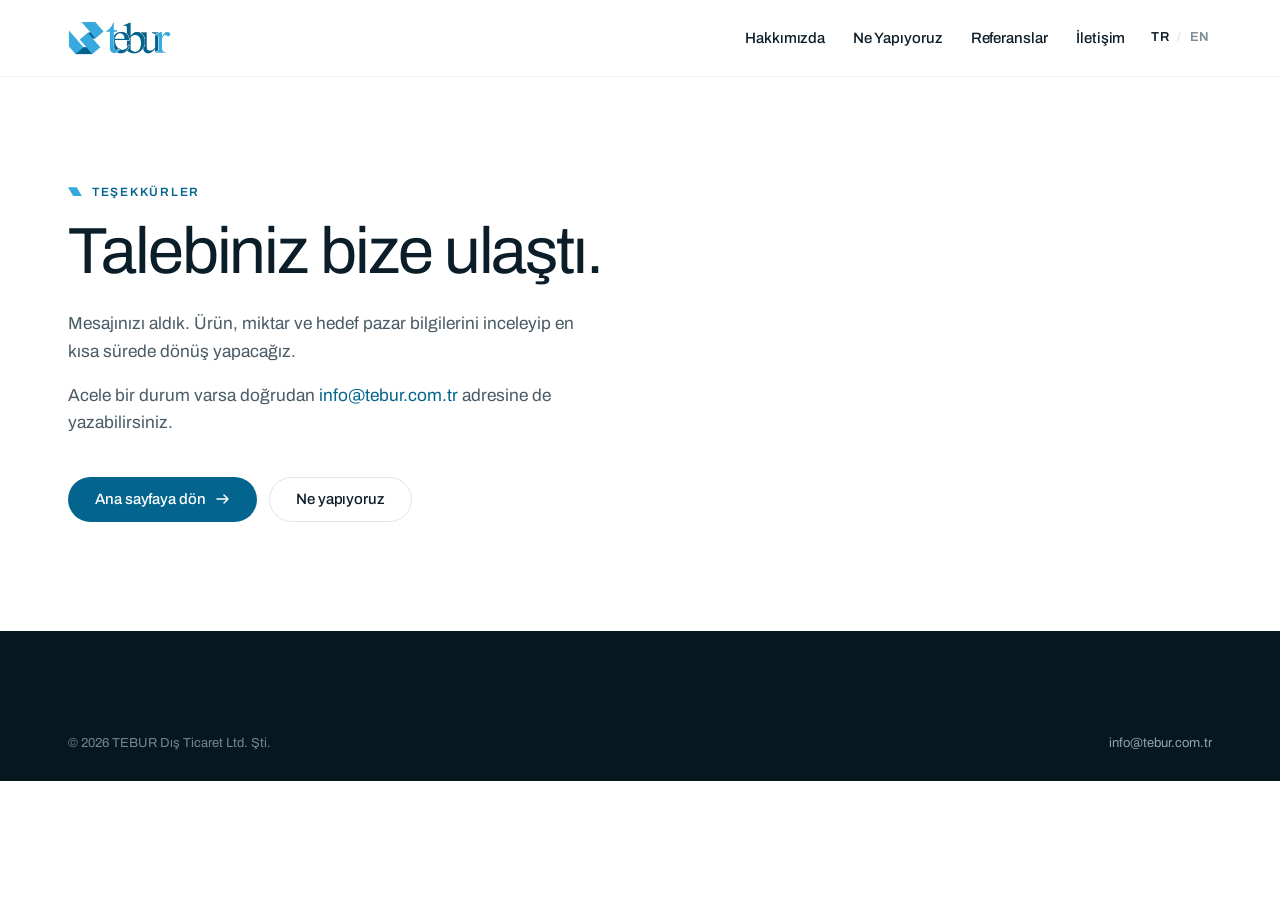
<file: tesekkurler.html>
<!DOCTYPE html>
<html lang="tr">
<head>
<meta charset="utf-8">
<meta name="viewport" content="width=device-width, initial-scale=1">
<title>Talebiniz alındı | TEBUR Dış Ticaret</title>
<meta name="robots" content="noindex, follow">
<meta name="theme-color" content="#03648E">
<link rel="icon" href="/assets/img/favicon-32.png" sizes="32x32" type="image/png">
<link rel="apple-touch-icon" href="/assets/img/apple-touch-icon.png">
<link rel="preconnect" href="https://fonts.googleapis.com">
<link rel="preconnect" href="https://fonts.gstatic.com" crossorigin>
<link href="https://fonts.googleapis.com/css2?family=Archivo:wght@300;400;500;600&display=swap" rel="stylesheet">
<link rel="stylesheet" href="/assets/css/style.css">
</head>
<body>
<a class="skip-link" href="#main">İçeriğe geç</a>

<header class="site-header">
  <div class="container site-header__inner">
    <a class="brand" href="/" aria-label="TEBUR Dış Ticaret — ana sayfa">
      <img src="/assets/img/logo-header.png" alt="TEBUR Dış Ticaret Ltd. Şti." width="793" height="262">
    </a>
    <nav class="nav" id="site-nav" aria-label="Ana menü">
      <ul class="nav__list">
        <li><a href="/hakkimizda">Hakkımızda</a></li>
        <li><a href="/ne-yapiyoruz">Ne Yapıyoruz</a></li>
        <li><a href="/referanslar">Referanslar</a></li>
        <li><a href="/iletisim">İletişim</a></li>
      </ul>
    </nav>
    <div class="header-actions">
      <div class="lang-switch">
        <a href="/" aria-current="true" hreflang="tr">TR</a>
        <span aria-hidden="true">/</span>
        <a href="/en/" hreflang="en">EN</a>
      </div>
      <button class="nav-toggle" type="button" aria-expanded="false" aria-controls="site-nav" aria-label="Menüyü aç">
        <span class="nav-toggle__bars" aria-hidden="true"></span>
      </button>
    </div>
  </div>
</header>

<main id="main">
  <section class="section">
    <div class="container">
      <p class="eyebrow">Teşekkürler</p>
      <h1 class="display" style="max-width:16ch">Talebiniz bize ulaştı.</h1>
      <p class="lead mt-m" style="max-width:54ch">Mesajınızı aldık. Ürün, miktar ve hedef pazar bilgilerini inceleyip en kısa sürede dönüş yapacağız.</p>
      <p class="lead mt-s" style="max-width:54ch">Acele bir durum varsa doğrudan <a href="mailto:info@tebur.com.tr">info@tebur.com.tr</a> adresine de yazabilirsiniz.</p>

      <div class="btn-row mt-l">
        <a class="btn btn--primary" href="/">Ana sayfaya dön
          <svg width="14" height="14" viewBox="0 0 14 14" fill="none" aria-hidden="true"><path d="M1 7h11M8 3l4 4-4 4" stroke="currentColor" stroke-width="1.5" stroke-linecap="round" stroke-linejoin="round"/></svg>
        </a>
        <a class="btn btn--ghost" href="/ne-yapiyoruz">Ne yapıyoruz</a>
      </div>
    </div>
  </section>
</main>

<footer class="site-footer">
  <div class="container">
    <div class="site-footer__bottom" style="margin-top:0;border-top:0">
      <p>© <span id="yil">2026</span> TEBUR Dış Ticaret Ltd. Şti.</p>
      <p><a href="mailto:info@tebur.com.tr" style="color:#8FA6B4">info@tebur.com.tr</a></p>
    </div>
  </div>
</footer>

<script src="/assets/js/main.js" defer></script>
<script>document.getElementById('yil').textContent = new Date().getFullYear();</script>
</body>
</html>
</file>
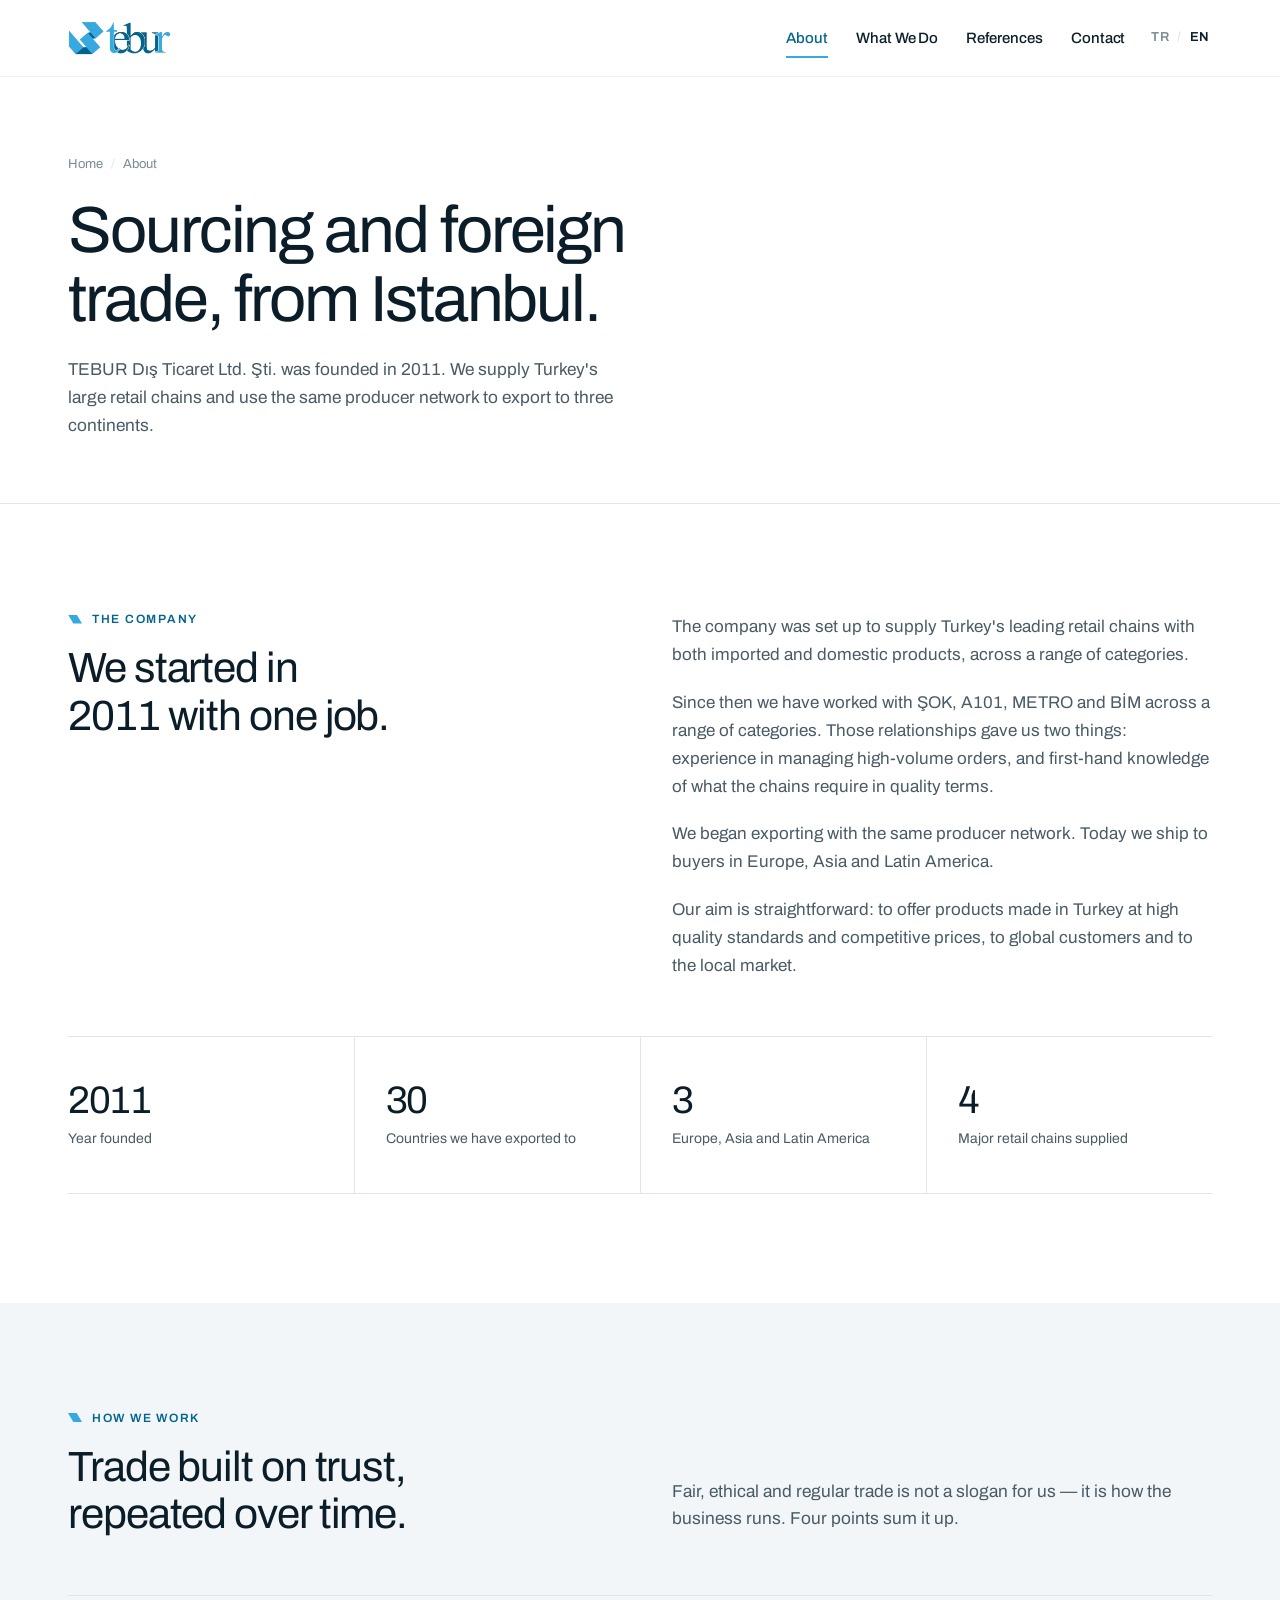
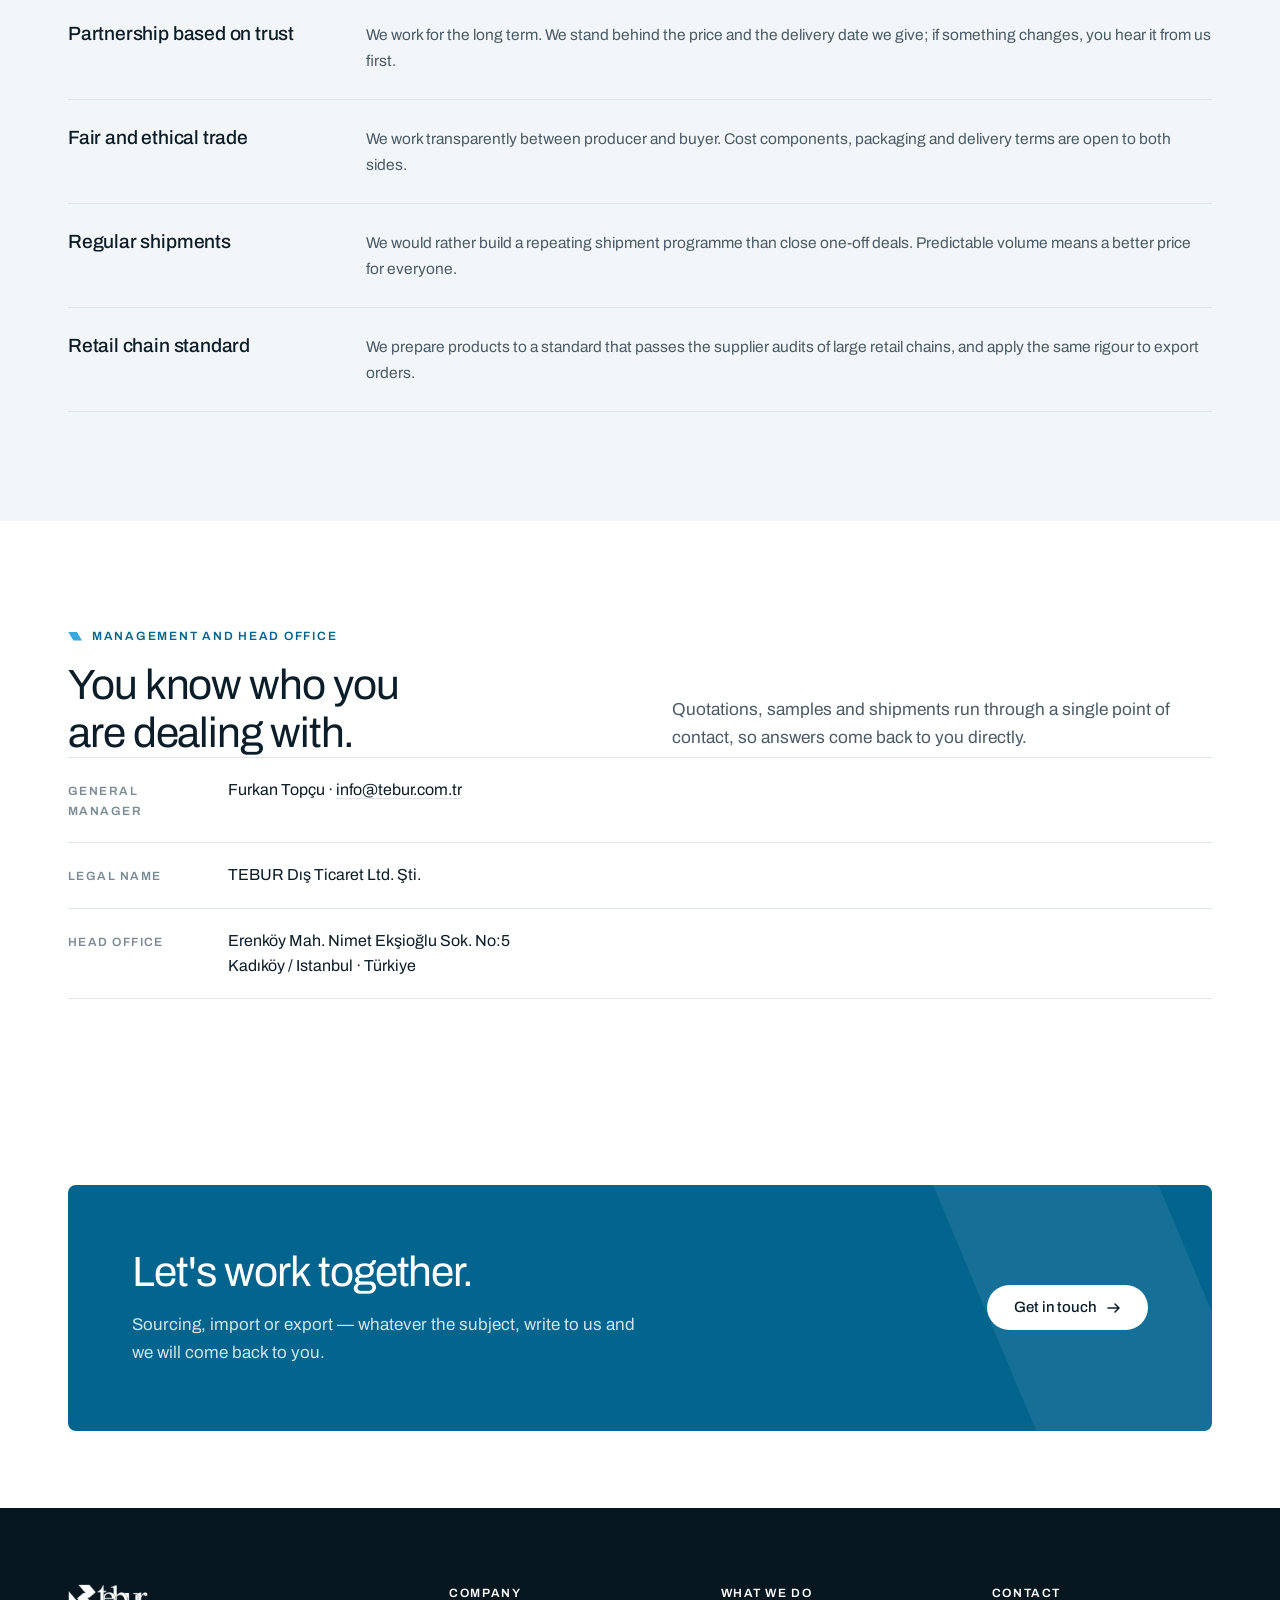
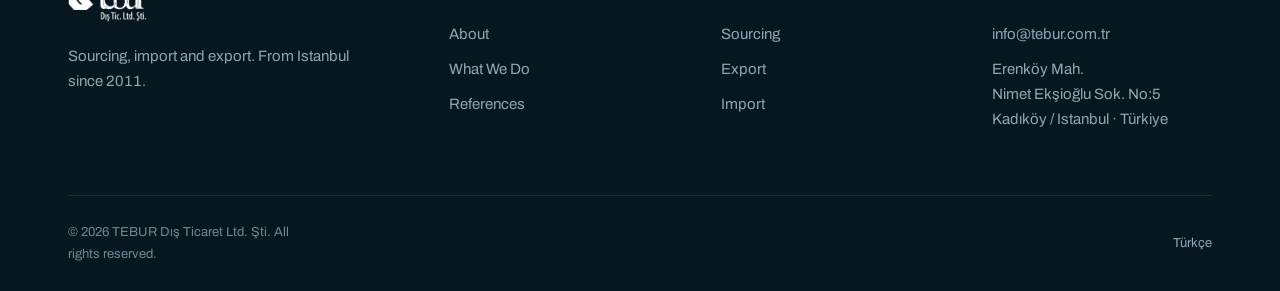
<file: en/about.html>
<!DOCTYPE html>
<html lang="en">
<head>
<meta charset="utf-8">
<meta name="viewport" content="width=device-width, initial-scale=1">
<title>About Us | TEBUR Foreign Trade</title>
<meta name="description" content="TEBUR Foreign Trade was founded in Istanbul in 2011. We supply Turkey's large retail chains and export to 30 countries across three continents.">
<link rel="canonical" href="https://www.tebur.com.tr/en/about">
<link rel="alternate" hreflang="tr" href="https://www.tebur.com.tr/hakkimizda">
<link rel="alternate" hreflang="en" href="https://www.tebur.com.tr/en/about">
<link rel="alternate" hreflang="x-default" href="https://www.tebur.com.tr/hakkimizda">
<meta name="robots" content="index, follow">
<meta name="theme-color" content="#03648E">

<meta property="og:type" content="website">
<meta property="og:locale" content="en_US">
<meta property="og:site_name" content="TEBUR Foreign Trade">
<meta property="og:title" content="About Us | TEBUR Foreign Trade">
<meta property="og:description" content="Sourcing, import and export since 2011.">
<meta property="og:url" content="https://www.tebur.com.tr/en/about">
<meta property="og:image" content="https://www.tebur.com.tr/assets/img/mark.png">

<link rel="icon" href="../assets/img/favicon-32.png" sizes="32x32" type="image/png">
<link rel="apple-touch-icon" href="../assets/img/apple-touch-icon.png">

<link rel="preconnect" href="https://fonts.googleapis.com">
<link rel="preconnect" href="https://fonts.gstatic.com" crossorigin>
<link href="https://fonts.googleapis.com/css2?family=Archivo:wght@300;400;500;600&display=swap" rel="stylesheet">
<link rel="stylesheet" href="../assets/css/style.css">

<script type="application/ld+json">
{
  "@context": "https://schema.org",
  "@type": "BreadcrumbList",
  "itemListElement": [
    { "@type": "ListItem", "position": 1, "name": "Home", "item": "https://www.tebur.com.tr/en/" },
    { "@type": "ListItem", "position": 2, "name": "About", "item": "https://www.tebur.com.tr/en/about" }
  ]
}
</script>
</head>
<body>
<a class="skip-link" href="#main">Skip to content</a>

<header class="site-header">
  <div class="container site-header__inner">
    <a class="brand" href="./" aria-label="TEBUR Foreign Trade — home">
      <img src="../assets/img/logo-header.png" alt="TEBUR Dış Ticaret Ltd. Şti." width="793" height="262">
    </a>
    <nav class="nav" id="site-nav" aria-label="Main menu">
      <ul class="nav__list">
        <li><a href="about" aria-current="page">About</a></li>
        <li><a href="what-we-do">What We Do</a></li>
        <li><a href="references">References</a></li>
        <li><a href="contact">Contact</a></li>
      </ul>
    </nav>
    <div class="header-actions">
      <div class="lang-switch">
        <a href="../hakkimizda" hreflang="tr">TR</a>
        <span aria-hidden="true">/</span>
        <a href="about" aria-current="true" hreflang="en">EN</a>
      </div>
      <button class="nav-toggle" type="button" aria-expanded="false" aria-controls="site-nav" aria-label="Open menu">
        <span class="nav-toggle__bars" aria-hidden="true"></span>
      </button>
    </div>
  </div>
</header>

<main id="main">

  <section class="page-head">
    <div class="container">
      <ol class="breadcrumb">
        <li><a href="./">Home</a></li>
        <li>About</li>
      </ol>
      <h1 class="display page-head__title">Sourcing and foreign trade, from Istanbul.</h1>
      <p class="lead">TEBUR Dış Ticaret Ltd. Şti. was founded in 2011. We supply Turkey's large retail chains and use the same producer network to export to three continents.</p>
    </div>
  </section>

  <section class="section">
    <div class="container">
      <div class="split split--top reveal">
        <div>
          <p class="eyebrow">The company</p>
          <h2 class="h2">We started in 2011 with one job.</h2>
        </div>
        <div class="prose">
          <p>The company was set up to supply Turkey's leading retail chains with both imported and domestic products, across a range of categories.</p>
          <p>Since then we have worked with ŞOK, A101, METRO and BİM across a range of categories. Those relationships gave us two things: experience in managing high-volume orders, and first-hand knowledge of what the chains require in quality terms.</p>
          <p>We began exporting with the same producer network. Today we ship to buyers in Europe, Asia and Latin America.</p>
          <p>Our aim is straightforward: to offer products made in Turkey at high quality standards and competitive prices, to global customers and to the local market.</p>
        </div>
      </div>

      <div class="stat-band mt-xl reveal">
        <div>
          <span class="stat__value">2011</span>
          <span class="stat__label">Year founded</span>
        </div>
        <div>
          <span class="stat__value">30</span>
          <span class="stat__label">Countries we have exported to</span>
        </div>
        <div>
          <span class="stat__value">3</span>
          <span class="stat__label">Europe, Asia and Latin America</span>
        </div>
        <div>
          <span class="stat__value">4</span>
          <span class="stat__label">Major retail chains supplied</span>
        </div>
      </div>
    </div>
  </section>

  <section class="section section--mist">
    <div class="container">
      <div class="split reveal">
        <div>
          <p class="eyebrow">How we work</p>
          <h2 class="h2">Trade built on trust, repeated over time.</h2>
        </div>
        <p class="lead">Fair, ethical and regular trade is not a slogan for us — it is how the business runs. Four points sum it up.</p>
      </div>

      <ul class="value-list mt-xl reveal">
        <li>
          <h3 class="h3">Partnership based on trust</h3>
          <p>We work for the long term. We stand behind the price and the delivery date we give; if something changes, you hear it from us first.</p>
        </li>
        <li>
          <h3 class="h3">Fair and ethical trade</h3>
          <p>We work transparently between producer and buyer. Cost components, packaging and delivery terms are open to both sides.</p>
        </li>
        <li>
          <h3 class="h3">Regular shipments</h3>
          <p>We would rather build a repeating shipment programme than close one-off deals. Predictable volume means a better price for everyone.</p>
        </li>
        <li>
          <h3 class="h3">Retail chain standard</h3>
          <p>We prepare products to a standard that passes the supplier audits of large retail chains, and apply the same rigour to export orders.</p>
        </li>
      </ul>
    </div>
  </section>

  <section class="section">
    <div class="container">
      <div class="split reveal">
        <div>
          <p class="eyebrow">Management and head office</p>
          <h2 class="h2">You know who you are dealing with.</h2>
        </div>
        <p class="lead">Quotations, samples and shipments run through a single point of contact, so answers come back to you directly.</p>
      </div>

      <dl class="detail-list mt-l reveal">
        <div>
          <dt>General Manager</dt>
          <dd>Furkan Topçu · <a href="mailto:info@tebur.com.tr">info@tebur.com.tr</a></dd>
        </div>
        <div>
          <dt>Legal name</dt>
          <dd>TEBUR Dış Ticaret Ltd. Şti.</dd>
        </div>
        <div>
          <dt>Head office</dt>
          <dd>Erenköy Mah. Nimet Ekşioğlu Sok. No:5<br>Kadıköy / Istanbul · Türkiye</dd>
        </div>
      </dl>
    </div>
  </section>

  <section class="section section--tight">
    <div class="container">
      <div class="cta reveal">
        <div>
          <h2 class="h2">Let's work together.</h2>
          <p>Sourcing, import or export — whatever the subject, write to us and we will come back to you.</p>
        </div>
        <div class="btn-row">
          <a class="btn btn--light" href="contact">Get in touch
            <svg width="14" height="14" viewBox="0 0 14 14" fill="none" aria-hidden="true"><path d="M1 7h11M8 3l4 4-4 4" stroke="currentColor" stroke-width="1.5" stroke-linecap="round" stroke-linejoin="round"/></svg>
          </a>
        </div>
      </div>
    </div>
  </section>

</main>

<footer class="site-footer">
  <div class="container">
    <div class="site-footer__grid">
      <div>
        <img class="footer-logo" src="../assets/img/logo-white.png" alt="TEBUR Dış Ticaret Ltd. Şti." width="793" height="376">
        <p>Sourcing, import and export. From Istanbul since 2011.</p>
      </div>
      <div>
        <h2>Company</h2>
        <ul class="footer-links">
          <li><a href="about">About</a></li>
          <li><a href="what-we-do">What We Do</a></li>
          <li><a href="references">References</a></li>
        </ul>
      </div>
      <div>
        <h2>What we do</h2>
        <ul class="footer-links">
          <li><a href="what-we-do#sourcing">Sourcing</a></li>
          <li><a href="what-we-do#export">Export</a></li>
          <li><a href="what-we-do#import">Import</a></li>
        </ul>
      </div>
      <div>
        <h2>Contact</h2>
        <ul class="footer-links">
          <li><a href="mailto:info@tebur.com.tr">info@tebur.com.tr</a></li>
          <li>Erenköy Mah.<br>Nimet Ekşioğlu Sok. No:5<br>Kadıköy / Istanbul · Türkiye</li>
        </ul>
      </div>
    </div>
    <div class="site-footer__bottom">
      <p>© <span id="yil">2026</span> TEBUR Dış Ticaret Ltd. Şti. All rights reserved.</p>
      <p><a href="../hakkimizda" hreflang="tr" style="color:#8FA6B4">Türkçe</a></p>
    </div>
  </div>
</footer>

<script src="../assets/js/main.js" defer></script>
<script>document.getElementById('yil').textContent = new Date().getFullYear();</script>
</body>
</html>
</file>
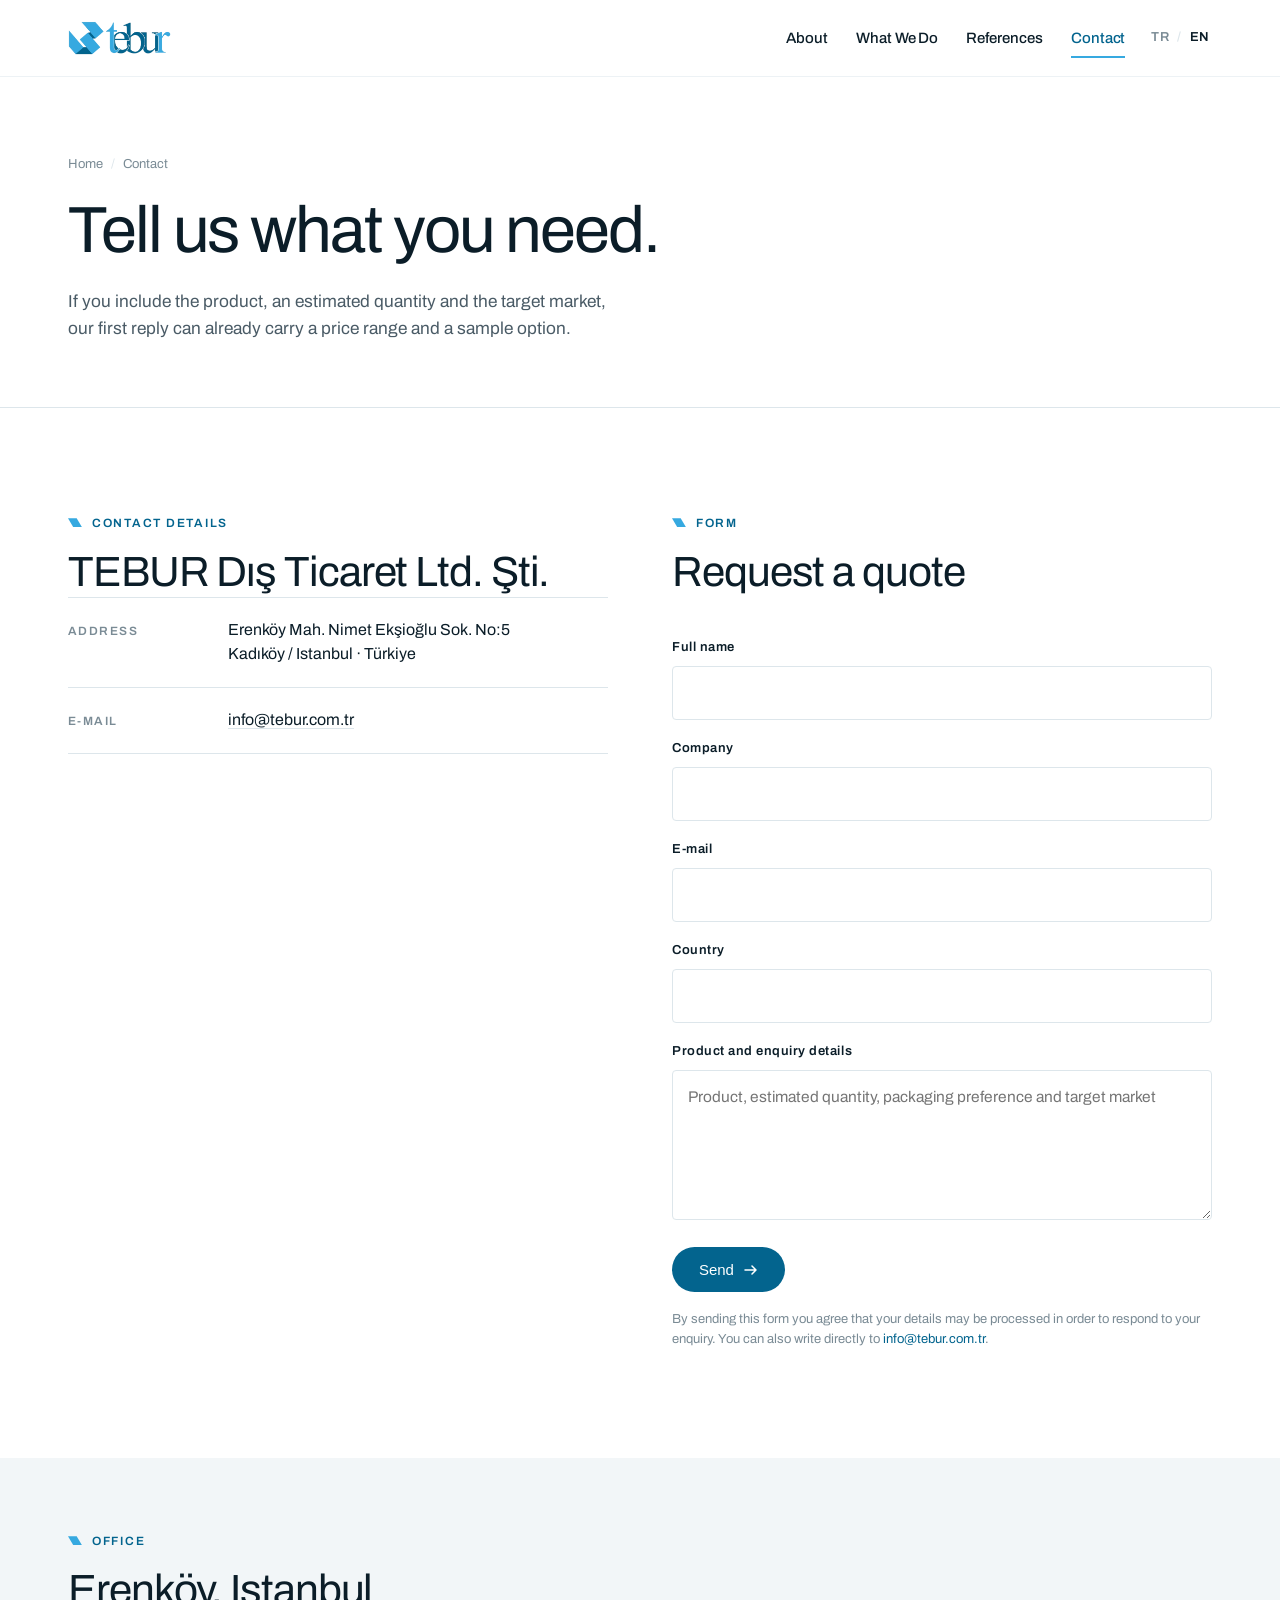
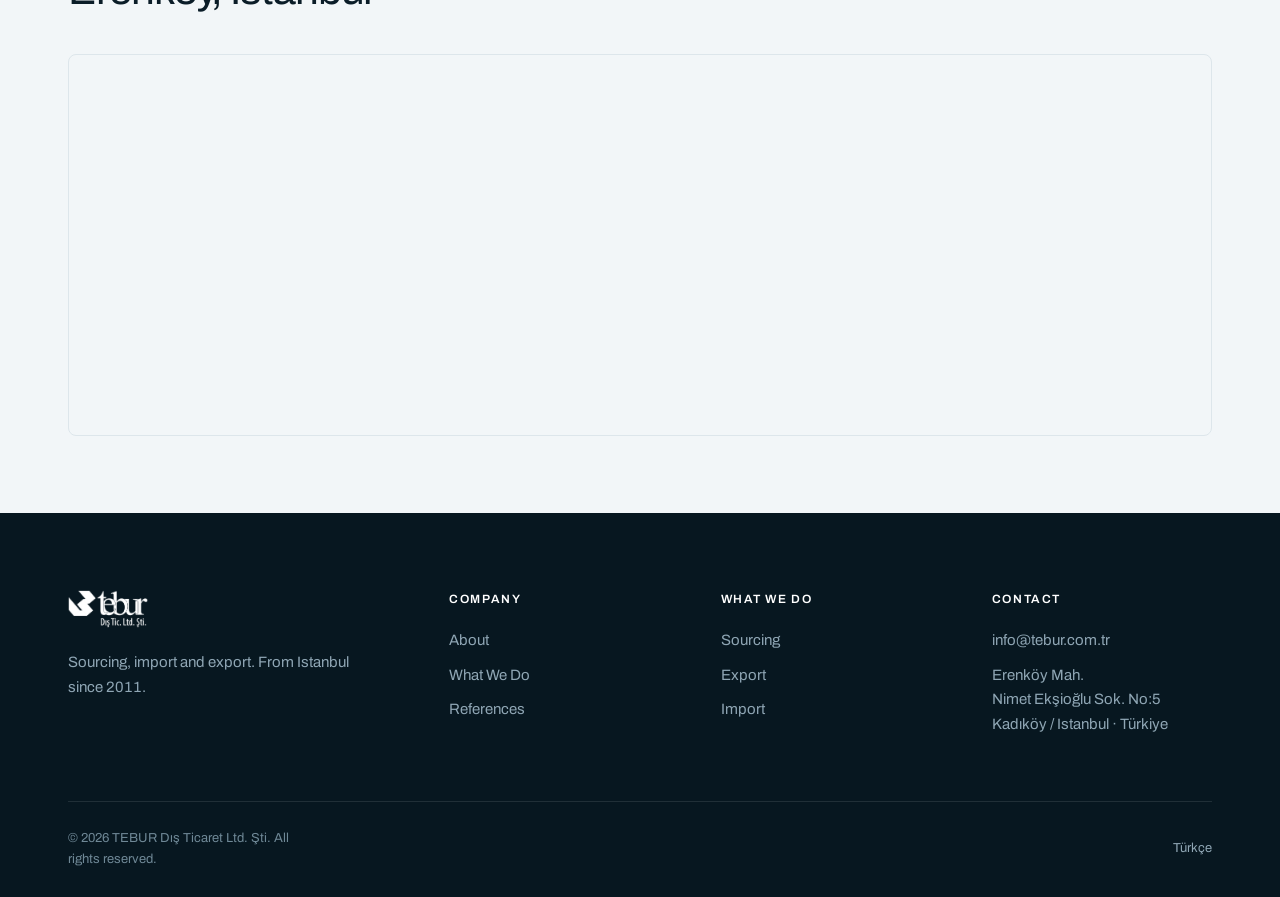
<file: en/contact.html>
<!DOCTYPE html>
<html lang="en">
<head>
<meta charset="utf-8">
<meta name="viewport" content="width=device-width, initial-scale=1">
<title>Contact | TEBUR Foreign Trade — Erenköy, Istanbul</title>
<meta name="description" content="TEBUR Dış Ticaret Ltd. Şti. — Erenköy Mah. Nimet Ekşioğlu Sok. No:5, Kadıköy, Istanbul, Türkiye. Write to us for product enquiries, samples and prices.">
<link rel="canonical" href="https://www.tebur.com.tr/en/contact">
<link rel="alternate" hreflang="tr" href="https://www.tebur.com.tr/iletisim">
<link rel="alternate" hreflang="en" href="https://www.tebur.com.tr/en/contact">
<link rel="alternate" hreflang="x-default" href="https://www.tebur.com.tr/iletisim">
<meta name="robots" content="index, follow">
<meta name="theme-color" content="#03648E">

<meta property="og:type" content="website">
<meta property="og:locale" content="en_US">
<meta property="og:site_name" content="TEBUR Foreign Trade">
<meta property="og:title" content="Contact | TEBUR Foreign Trade">
<meta property="og:description" content="Write to us for product enquiries, samples and prices.">
<meta property="og:url" content="https://www.tebur.com.tr/en/contact">
<meta property="og:image" content="https://www.tebur.com.tr/assets/img/mark.png">

<link rel="icon" href="../assets/img/favicon-32.png" sizes="32x32" type="image/png">
<link rel="apple-touch-icon" href="../assets/img/apple-touch-icon.png">

<link rel="preconnect" href="https://fonts.googleapis.com">
<link rel="preconnect" href="https://fonts.gstatic.com" crossorigin>
<link href="https://fonts.googleapis.com/css2?family=Archivo:wght@300;400;500;600&display=swap" rel="stylesheet">
<link rel="stylesheet" href="../assets/css/style.css">

<script type="application/ld+json">
{
  "@context": "https://schema.org",
  "@type": "BreadcrumbList",
  "itemListElement": [
    { "@type": "ListItem", "position": 1, "name": "Home", "item": "https://www.tebur.com.tr/en/" },
    { "@type": "ListItem", "position": 2, "name": "Contact", "item": "https://www.tebur.com.tr/en/contact" }
  ]
}
</script>
</head>
<body>
<a class="skip-link" href="#main">Skip to content</a>

<header class="site-header">
  <div class="container site-header__inner">
    <a class="brand" href="./" aria-label="TEBUR Foreign Trade — home">
      <img src="../assets/img/logo-header.png" alt="TEBUR Dış Ticaret Ltd. Şti." width="793" height="262">
    </a>
    <nav class="nav" id="site-nav" aria-label="Main menu">
      <ul class="nav__list">
        <li><a href="about">About</a></li>
        <li><a href="what-we-do">What We Do</a></li>
        <li><a href="references">References</a></li>
        <li><a href="contact" aria-current="page">Contact</a></li>
      </ul>
    </nav>
    <div class="header-actions">
      <div class="lang-switch">
        <a href="../iletisim" hreflang="tr">TR</a>
        <span aria-hidden="true">/</span>
        <a href="contact" aria-current="true" hreflang="en">EN</a>
      </div>
      <button class="nav-toggle" type="button" aria-expanded="false" aria-controls="site-nav" aria-label="Open menu">
        <span class="nav-toggle__bars" aria-hidden="true"></span>
      </button>
    </div>
  </div>
</header>

<main id="main">

  <section class="page-head">
    <div class="container">
      <ol class="breadcrumb">
        <li><a href="./">Home</a></li>
        <li>Contact</li>
      </ol>
      <h1 class="display page-head__title">Tell us what you need.</h1>
      <p class="lead">If you include the product, an estimated quantity and the target market, our first reply can already carry a price range and a sample option.</p>
    </div>
  </section>

  <section class="section">
    <div class="container">
      <div class="contact-grid">

        <div class="reveal">
          <p class="eyebrow">Contact details</p>
          <h2 class="h2">TEBUR Dış Ticaret Ltd. Şti.</h2>

          <dl class="detail-list mt-l">
            <div>
              <dt>Address</dt>
              <dd>Erenköy Mah. Nimet Ekşioğlu Sok. No:5<br>Kadıköy / Istanbul · Türkiye</dd>
            </div>
            <div>
              <dt>E-mail</dt>
              <dd><a href="mailto:info@tebur.com.tr">info@tebur.com.tr</a></dd>
            </div>
          </dl>
        </div>

        <div class="reveal">
          <p class="eyebrow">Form</p>
          <h2 class="h2">Request a quote</h2>

          <!-- The form posts to gonder.php in the site root. It needs
               config.php on the server (see config.ornek.php). -->
          <form class="form-grid mt-l" id="teklif-formu" action="../gonder.php" method="POST">
            <input type="hidden" name="dil" value="en">

            <!-- Honeypot: bots fill this in, visitors never see it -->
            <p class="hp" aria-hidden="true">
              <label for="website">Leave this field empty</label>
              <input type="text" id="website" name="website" tabindex="-1" autocomplete="off">
            </p>

            <div class="field">
              <label for="ad">Full name</label>
              <input type="text" id="ad" name="ad" autocomplete="name" required>
            </div>

            <div class="field">
              <label for="firma">Company</label>
              <input type="text" id="firma" name="firma" autocomplete="organization" required>
            </div>

            <div class="field">
              <label for="eposta">E-mail</label>
              <input type="email" id="eposta" name="eposta" autocomplete="email" required>
            </div>

            <div class="field">
              <label for="ulke">Country</label>
              <input type="text" id="ulke" name="ulke" autocomplete="country-name">
            </div>

            <div class="field">
              <label for="mesaj">Product and enquiry details</label>
              <textarea id="mesaj" name="mesaj" required placeholder="Product, estimated quantity, packaging preference and target market"></textarea>
            </div>

            <div>
              <button class="btn btn--primary" type="submit">Send
                <svg width="14" height="14" viewBox="0 0 14 14" fill="none" aria-hidden="true"><path d="M1 7h11M8 3l4 4-4 4" stroke="currentColor" stroke-width="1.5" stroke-linecap="round" stroke-linejoin="round"/></svg>
              </button>
            </div>

            <p class="form-status" id="form-durum" role="status" aria-live="polite" hidden></p>

            <p class="field-note">By sending this form you agree that your details may be processed in order to respond to your enquiry. You can also write directly to <a href="mailto:info@tebur.com.tr">info@tebur.com.tr</a>.</p>
          </form>
        </div>

      </div>
    </div>
  </section>

  <section class="section section--tight section--mist">
    <div class="container">
      <p class="eyebrow reveal">Office</p>
      <h2 class="h2 reveal">Erenköy, Istanbul</h2>
      <div class="map-embed mt-l reveal">
        <iframe
          title="TEBUR Foreign Trade office location — Nimet Ekşioğlu Sok. No:5, Erenköy, Kadıköy"
          src="https://maps.google.com/maps?q=Nimet%20Ek%C5%9Fio%C4%9Flu%20Sokak%20No%3A5%20Erenk%C3%B6y%20Kad%C4%B1k%C3%B6y%20%C4%B0stanbul&t=&z=16&ie=UTF8&iwloc=&output=embed"
          loading="lazy"
          referrerpolicy="no-referrer-when-downgrade"></iframe>
      </div>
    </div>
  </section>

</main>

<footer class="site-footer">
  <div class="container">
    <div class="site-footer__grid">
      <div>
        <img class="footer-logo" src="../assets/img/logo-white.png" alt="TEBUR Dış Ticaret Ltd. Şti." width="793" height="376">
        <p>Sourcing, import and export. From Istanbul since 2011.</p>
      </div>
      <div>
        <h2>Company</h2>
        <ul class="footer-links">
          <li><a href="about">About</a></li>
          <li><a href="what-we-do">What We Do</a></li>
          <li><a href="references">References</a></li>
        </ul>
      </div>
      <div>
        <h2>What we do</h2>
        <ul class="footer-links">
          <li><a href="what-we-do#sourcing">Sourcing</a></li>
          <li><a href="what-we-do#export">Export</a></li>
          <li><a href="what-we-do#import">Import</a></li>
        </ul>
      </div>
      <div>
        <h2>Contact</h2>
        <ul class="footer-links">
          <li><a href="mailto:info@tebur.com.tr">info@tebur.com.tr</a></li>
          <li>Erenköy Mah.<br>Nimet Ekşioğlu Sok. No:5<br>Kadıköy / Istanbul · Türkiye</li>
        </ul>
      </div>
    </div>
    <div class="site-footer__bottom">
      <p>© <span id="yil">2026</span> TEBUR Dış Ticaret Ltd. Şti. All rights reserved.</p>
      <p><a href="../iletisim" hreflang="tr" style="color:#8FA6B4">Türkçe</a></p>
    </div>
  </div>
</footer>

<script src="../assets/js/main.js" defer></script>
<script>document.getElementById('yil').textContent = new Date().getFullYear();</script>
</body>
</html>
</file>
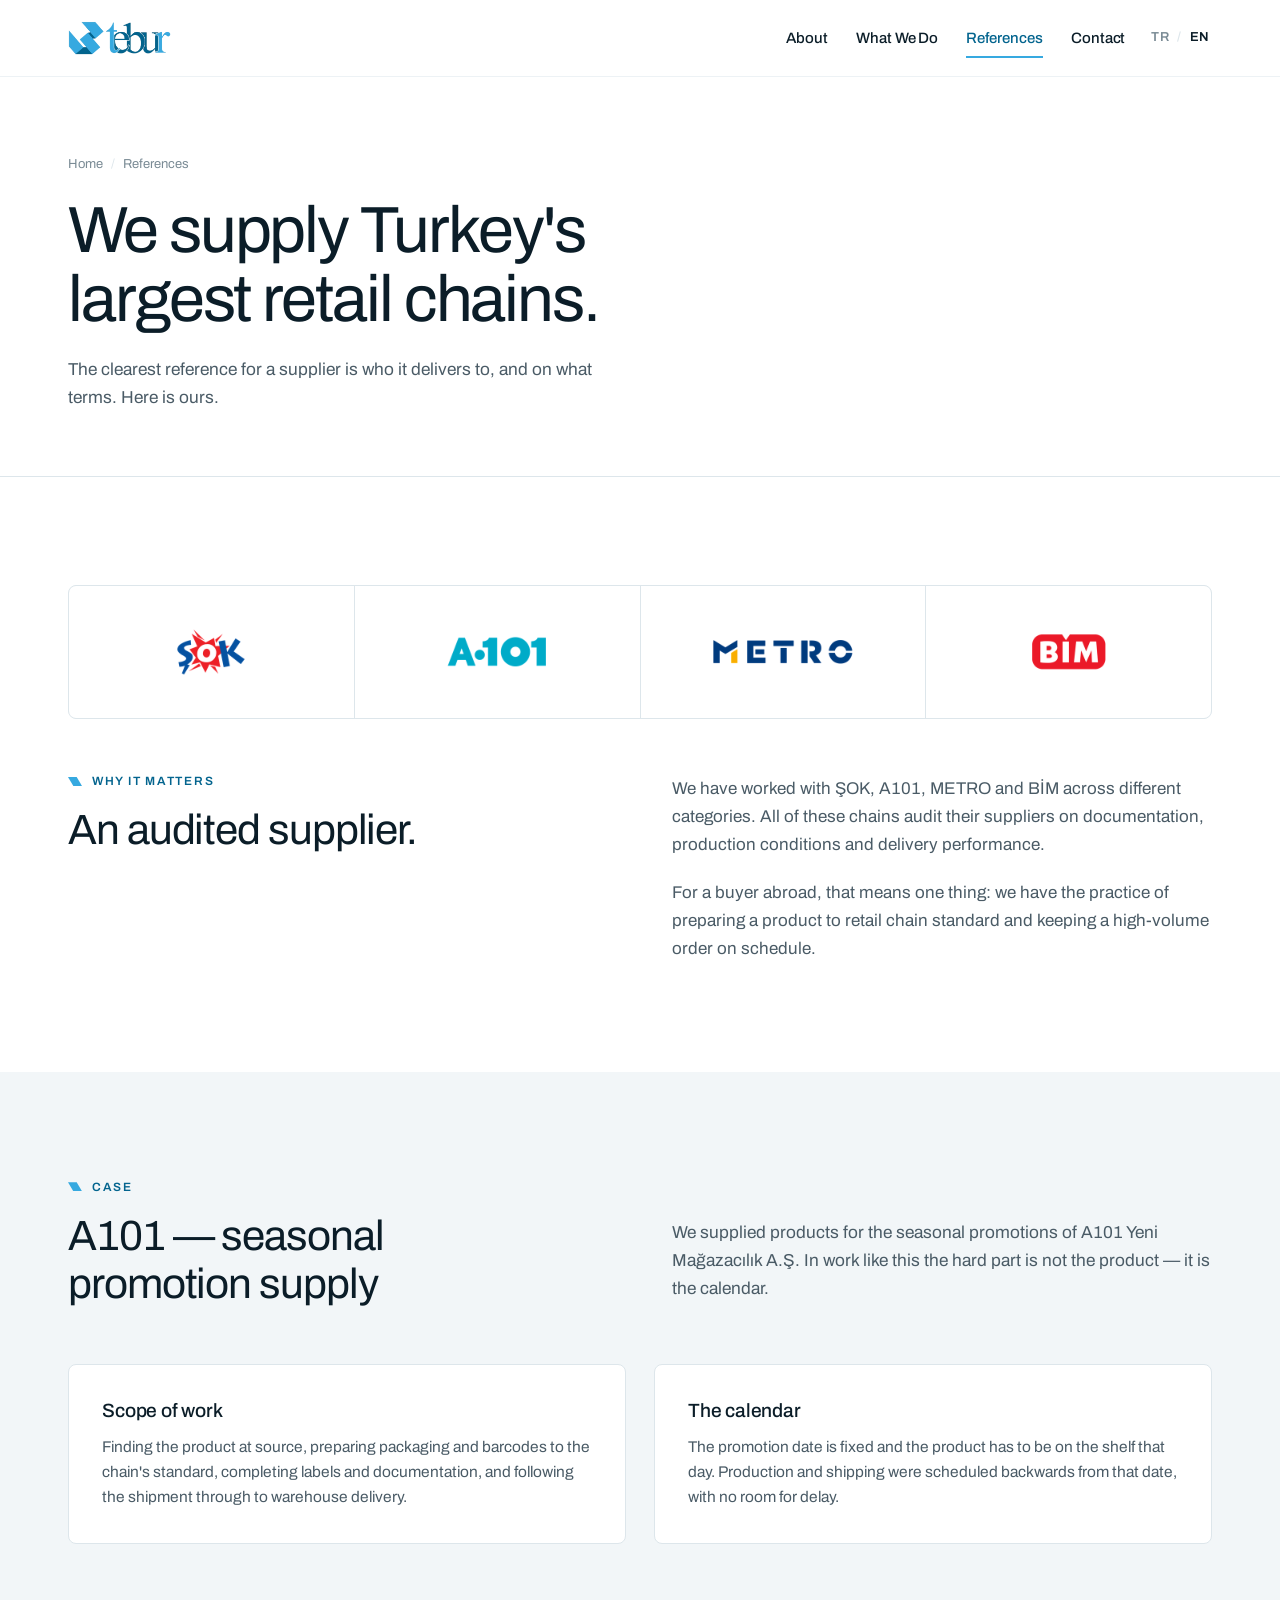
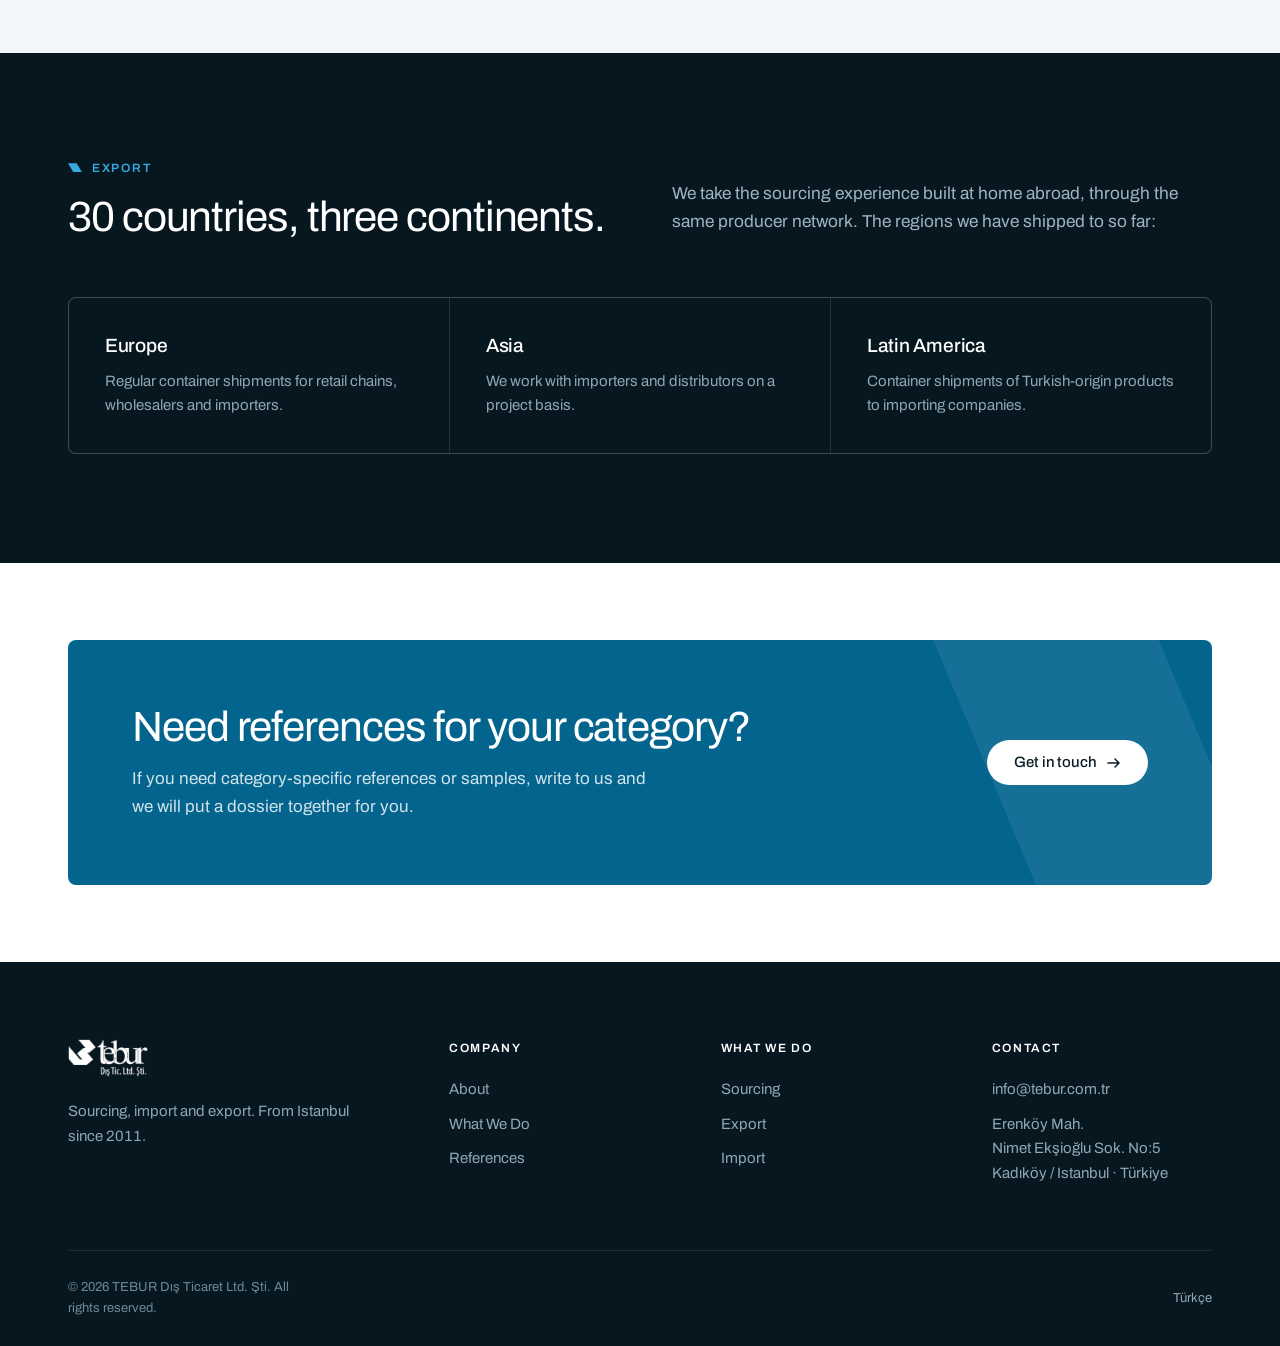
<file: en/references.html>
<!DOCTYPE html>
<html lang="en">
<head>
<meta charset="utf-8">
<meta name="viewport" content="width=device-width, initial-scale=1">
<title>References — ŞOK, A101, METRO, BİM | TEBUR Foreign Trade</title>
<meta name="description" content="TEBUR Foreign Trade has supplied ŞOK, A101, METRO and BİM in Turkey, and exports to 30 countries across three continents.">
<link rel="canonical" href="https://www.tebur.com.tr/en/references">
<link rel="alternate" hreflang="tr" href="https://www.tebur.com.tr/referanslar">
<link rel="alternate" hreflang="en" href="https://www.tebur.com.tr/en/references">
<link rel="alternate" hreflang="x-default" href="https://www.tebur.com.tr/referanslar">
<meta name="robots" content="index, follow">
<meta name="theme-color" content="#03648E">

<meta property="og:type" content="website">
<meta property="og:locale" content="en_US">
<meta property="og:site_name" content="TEBUR Foreign Trade">
<meta property="og:title" content="References | TEBUR Foreign Trade">
<meta property="og:description" content="Working with ŞOK, A101, METRO and BİM; exporting to 30 countries.">
<meta property="og:url" content="https://www.tebur.com.tr/en/references">
<meta property="og:image" content="https://www.tebur.com.tr/assets/img/mark.png">

<link rel="icon" href="../assets/img/favicon-32.png" sizes="32x32" type="image/png">
<link rel="apple-touch-icon" href="../assets/img/apple-touch-icon.png">

<link rel="preconnect" href="https://fonts.googleapis.com">
<link rel="preconnect" href="https://fonts.gstatic.com" crossorigin>
<link href="https://fonts.googleapis.com/css2?family=Archivo:wght@300;400;500;600&display=swap" rel="stylesheet">
<link rel="stylesheet" href="../assets/css/style.css">

<script type="application/ld+json">
{
  "@context": "https://schema.org",
  "@type": "BreadcrumbList",
  "itemListElement": [
    { "@type": "ListItem", "position": 1, "name": "Home", "item": "https://www.tebur.com.tr/en/" },
    { "@type": "ListItem", "position": 2, "name": "References", "item": "https://www.tebur.com.tr/en/references" }
  ]
}
</script>
</head>
<body>
<a class="skip-link" href="#main">Skip to content</a>

<header class="site-header">
  <div class="container site-header__inner">
    <a class="brand" href="./" aria-label="TEBUR Foreign Trade — home">
      <img src="../assets/img/logo-header.png" alt="TEBUR Dış Ticaret Ltd. Şti." width="793" height="262">
    </a>
    <nav class="nav" id="site-nav" aria-label="Main menu">
      <ul class="nav__list">
        <li><a href="about">About</a></li>
        <li><a href="what-we-do">What We Do</a></li>
        <li><a href="references" aria-current="page">References</a></li>
        <li><a href="contact">Contact</a></li>
      </ul>
    </nav>
    <div class="header-actions">
      <div class="lang-switch">
        <a href="../referanslar" hreflang="tr">TR</a>
        <span aria-hidden="true">/</span>
        <a href="references" aria-current="true" hreflang="en">EN</a>
      </div>
      <button class="nav-toggle" type="button" aria-expanded="false" aria-controls="site-nav" aria-label="Open menu">
        <span class="nav-toggle__bars" aria-hidden="true"></span>
      </button>
    </div>
  </div>
</header>

<main id="main">

  <section class="page-head">
    <div class="container">
      <ol class="breadcrumb">
        <li><a href="./">Home</a></li>
        <li>References</li>
      </ol>
      <h1 class="display page-head__title">We supply Turkey's largest retail chains.</h1>
      <p class="lead">The clearest reference for a supplier is who it delivers to, and on what terms. Here is ours.</p>
    </div>
  </section>

  <section class="section">
    <div class="container">
      <ul class="refs reveal">
        <li><img src="../assets/img/logos/sok.png" alt="ŞOK Marketler" onerror="this.hidden=true;this.nextElementSibling.hidden=false"><span class="refs__name" hidden>ŞOK</span></li>
        <li><img src="../assets/img/logos/a101.png" alt="A101" onerror="this.hidden=true;this.nextElementSibling.hidden=false"><span class="refs__name" hidden>A101</span></li>
        <li><img src="../assets/img/logos/metro.png" alt="METRO" onerror="this.hidden=true;this.nextElementSibling.hidden=false"><span class="refs__name" hidden>METRO</span></li>
        <li><img src="../assets/img/logos/bim.png" alt="BİM" onerror="this.hidden=true;this.nextElementSibling.hidden=false"><span class="refs__name" hidden>BİM</span></li>
      </ul>

      <div class="split split--top mt-xl reveal">
        <div>
          <p class="eyebrow">Why it matters</p>
          <h2 class="h2">An audited supplier.</h2>
        </div>
        <div class="prose">
          <p>We have worked with ŞOK, A101, METRO and BİM across different categories. All of these chains audit their suppliers on documentation, production conditions and delivery performance.</p>
          <p>For a buyer abroad, that means one thing: we have the practice of preparing a product to retail chain standard and keeping a high-volume order on schedule.</p>
        </div>
      </div>
    </div>
  </section>

  <section class="section section--mist">
    <div class="container">
      <div class="split reveal">
        <div>
          <p class="eyebrow">Case</p>
          <h2 class="h2">A101 — seasonal promotion supply</h2>
        </div>
        <p class="lead">We supplied products for the seasonal promotions of A101 Yeni Mağazacılık A.Ş. In work like this the hard part is not the product — it is the calendar.</p>
      </div>

      <div class="grid grid--2 mt-xl reveal">
        <article class="card">
          <h3 class="h3">Scope of work</h3>
          <p>Finding the product at source, preparing packaging and barcodes to the chain's standard, completing labels and documentation, and following the shipment through to warehouse delivery.</p>
        </article>
        <article class="card">
          <h3 class="h3">The calendar</h3>
          <p>The promotion date is fixed and the product has to be on the shelf that day. Production and shipping were scheduled backwards from that date, with no room for delay.</p>
        </article>
      </div>
    </div>
  </section>

  <section class="section section--night">
    <div class="container">
      <div class="split reveal">
        <div>
          <p class="eyebrow">Export</p>
          <h2 class="h2">30 countries, three continents.</h2>
        </div>
        <p class="lead" style="color:#9FB4C0">We take the sourcing experience built at home abroad, through the same producer network. The regions we have shipped to so far:</p>
      </div>

      <ul class="regions mt-xl reveal">
        <li>
          <h3 class="h3">Europe</h3>
          <p>Regular container shipments for retail chains, wholesalers and importers.</p>
        </li>
        <li>
          <h3 class="h3">Asia</h3>
          <p>We work with importers and distributors on a project basis.</p>
        </li>
        <li>
          <h3 class="h3">Latin America</h3>
          <p>Container shipments of Turkish-origin products to importing companies.</p>
        </li>
      </ul>
    </div>
  </section>

  <section class="section section--tight">
    <div class="container">
      <div class="cta reveal">
        <div>
          <h2 class="h2">Need references for your category?</h2>
          <p>If you need category-specific references or samples, write to us and we will put a dossier together for you.</p>
        </div>
        <div class="btn-row">
          <a class="btn btn--light" href="contact">Get in touch
            <svg width="14" height="14" viewBox="0 0 14 14" fill="none" aria-hidden="true"><path d="M1 7h11M8 3l4 4-4 4" stroke="currentColor" stroke-width="1.5" stroke-linecap="round" stroke-linejoin="round"/></svg>
          </a>
        </div>
      </div>
    </div>
  </section>

</main>

<footer class="site-footer">
  <div class="container">
    <div class="site-footer__grid">
      <div>
        <img class="footer-logo" src="../assets/img/logo-white.png" alt="TEBUR Dış Ticaret Ltd. Şti." width="793" height="376">
        <p>Sourcing, import and export. From Istanbul since 2011.</p>
      </div>
      <div>
        <h2>Company</h2>
        <ul class="footer-links">
          <li><a href="about">About</a></li>
          <li><a href="what-we-do">What We Do</a></li>
          <li><a href="references">References</a></li>
        </ul>
      </div>
      <div>
        <h2>What we do</h2>
        <ul class="footer-links">
          <li><a href="what-we-do#sourcing">Sourcing</a></li>
          <li><a href="what-we-do#export">Export</a></li>
          <li><a href="what-we-do#import">Import</a></li>
        </ul>
      </div>
      <div>
        <h2>Contact</h2>
        <ul class="footer-links">
          <li><a href="mailto:info@tebur.com.tr">info@tebur.com.tr</a></li>
          <li>Erenköy Mah.<br>Nimet Ekşioğlu Sok. No:5<br>Kadıköy / Istanbul · Türkiye</li>
        </ul>
      </div>
    </div>
    <div class="site-footer__bottom">
      <p>© <span id="yil">2026</span> TEBUR Dış Ticaret Ltd. Şti. All rights reserved.</p>
      <p><a href="../referanslar" hreflang="tr" style="color:#8FA6B4">Türkçe</a></p>
    </div>
  </div>
</footer>

<script src="../assets/js/main.js" defer></script>
<script>document.getElementById('yil').textContent = new Date().getFullYear();</script>
</body>
</html>
</file>
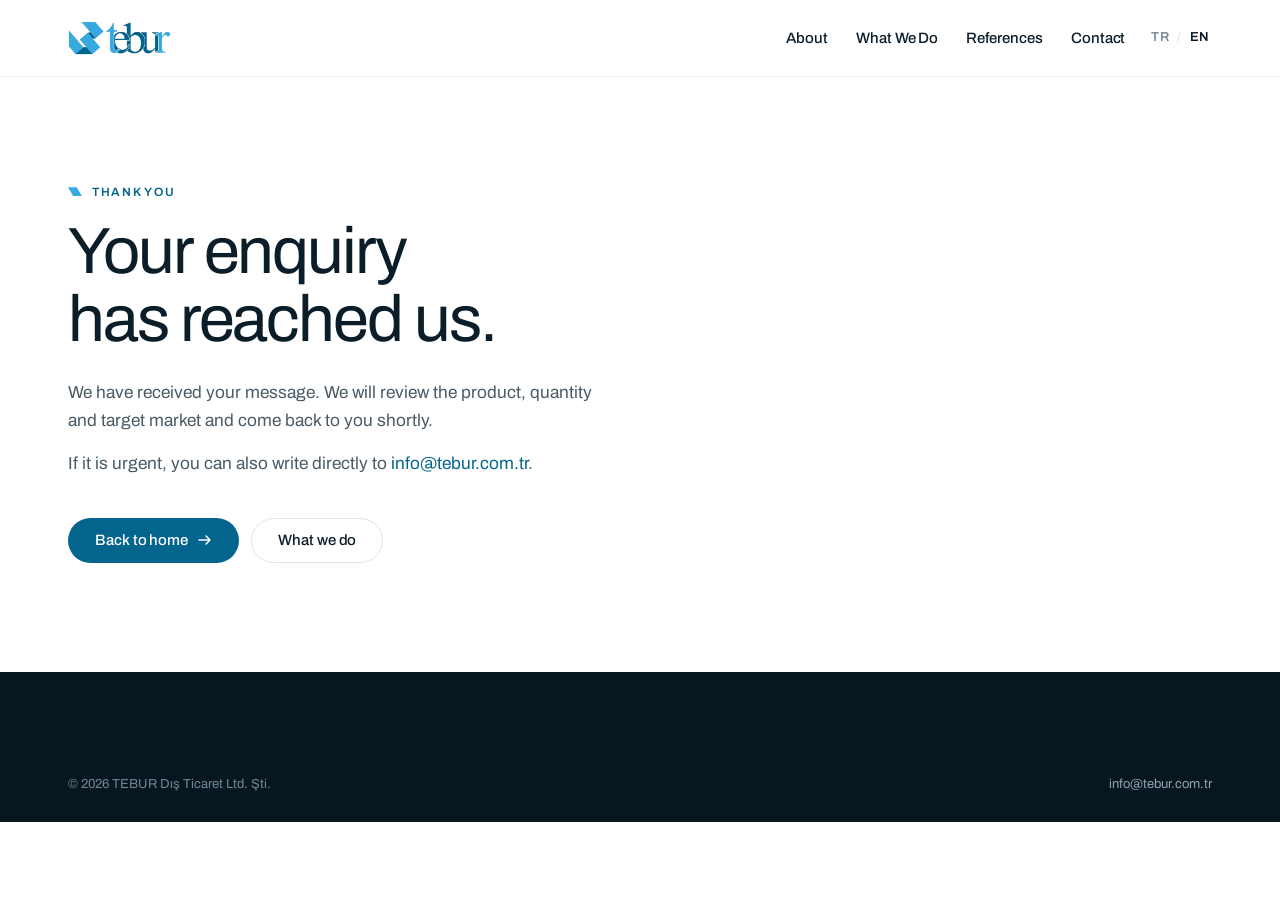
<file: en/thank-you.html>
<!DOCTYPE html>
<html lang="en">
<head>
<meta charset="utf-8">
<meta name="viewport" content="width=device-width, initial-scale=1">
<title>Enquiry received | TEBUR Foreign Trade</title>
<meta name="robots" content="noindex, follow">
<meta name="theme-color" content="#03648E">
<link rel="icon" href="/assets/img/favicon-32.png" sizes="32x32" type="image/png">
<link rel="apple-touch-icon" href="/assets/img/apple-touch-icon.png">
<link rel="preconnect" href="https://fonts.googleapis.com">
<link rel="preconnect" href="https://fonts.gstatic.com" crossorigin>
<link href="https://fonts.googleapis.com/css2?family=Archivo:wght@300;400;500;600&display=swap" rel="stylesheet">
<link rel="stylesheet" href="/assets/css/style.css">
</head>
<body>
<a class="skip-link" href="#main">Skip to content</a>

<header class="site-header">
  <div class="container site-header__inner">
    <a class="brand" href="/en/" aria-label="TEBUR Foreign Trade — home">
      <img src="/assets/img/logo-header.png" alt="TEBUR Dış Ticaret Ltd. Şti." width="793" height="262">
    </a>
    <nav class="nav" id="site-nav" aria-label="Main menu">
      <ul class="nav__list">
        <li><a href="/en/about">About</a></li>
        <li><a href="/en/what-we-do">What We Do</a></li>
        <li><a href="/en/references">References</a></li>
        <li><a href="/en/contact">Contact</a></li>
      </ul>
    </nav>
    <div class="header-actions">
      <div class="lang-switch">
        <a href="/" hreflang="tr">TR</a>
        <span aria-hidden="true">/</span>
        <a href="/en/" aria-current="true" hreflang="en">EN</a>
      </div>
      <button class="nav-toggle" type="button" aria-expanded="false" aria-controls="site-nav" aria-label="Open menu">
        <span class="nav-toggle__bars" aria-hidden="true"></span>
      </button>
    </div>
  </div>
</header>

<main id="main">
  <section class="section">
    <div class="container">
      <p class="eyebrow">Thank you</p>
      <h1 class="display" style="max-width:16ch">Your enquiry has reached us.</h1>
      <p class="lead mt-m" style="max-width:54ch">We have received your message. We will review the product, quantity and target market and come back to you shortly.</p>
      <p class="lead mt-s" style="max-width:54ch">If it is urgent, you can also write directly to <a href="mailto:info@tebur.com.tr">info@tebur.com.tr</a>.</p>

      <div class="btn-row mt-l">
        <a class="btn btn--primary" href="/en/">Back to home
          <svg width="14" height="14" viewBox="0 0 14 14" fill="none" aria-hidden="true"><path d="M1 7h11M8 3l4 4-4 4" stroke="currentColor" stroke-width="1.5" stroke-linecap="round" stroke-linejoin="round"/></svg>
        </a>
        <a class="btn btn--ghost" href="/en/what-we-do">What we do</a>
      </div>
    </div>
  </section>
</main>

<footer class="site-footer">
  <div class="container">
    <div class="site-footer__bottom" style="margin-top:0;border-top:0">
      <p>© <span id="yil">2026</span> TEBUR Dış Ticaret Ltd. Şti.</p>
      <p><a href="mailto:info@tebur.com.tr" style="color:#8FA6B4">info@tebur.com.tr</a></p>
    </div>
  </div>
</footer>

<script src="/assets/js/main.js" defer></script>
<script>document.getElementById('yil').textContent = new Date().getFullYear();</script>
</body>
</html>
</file>
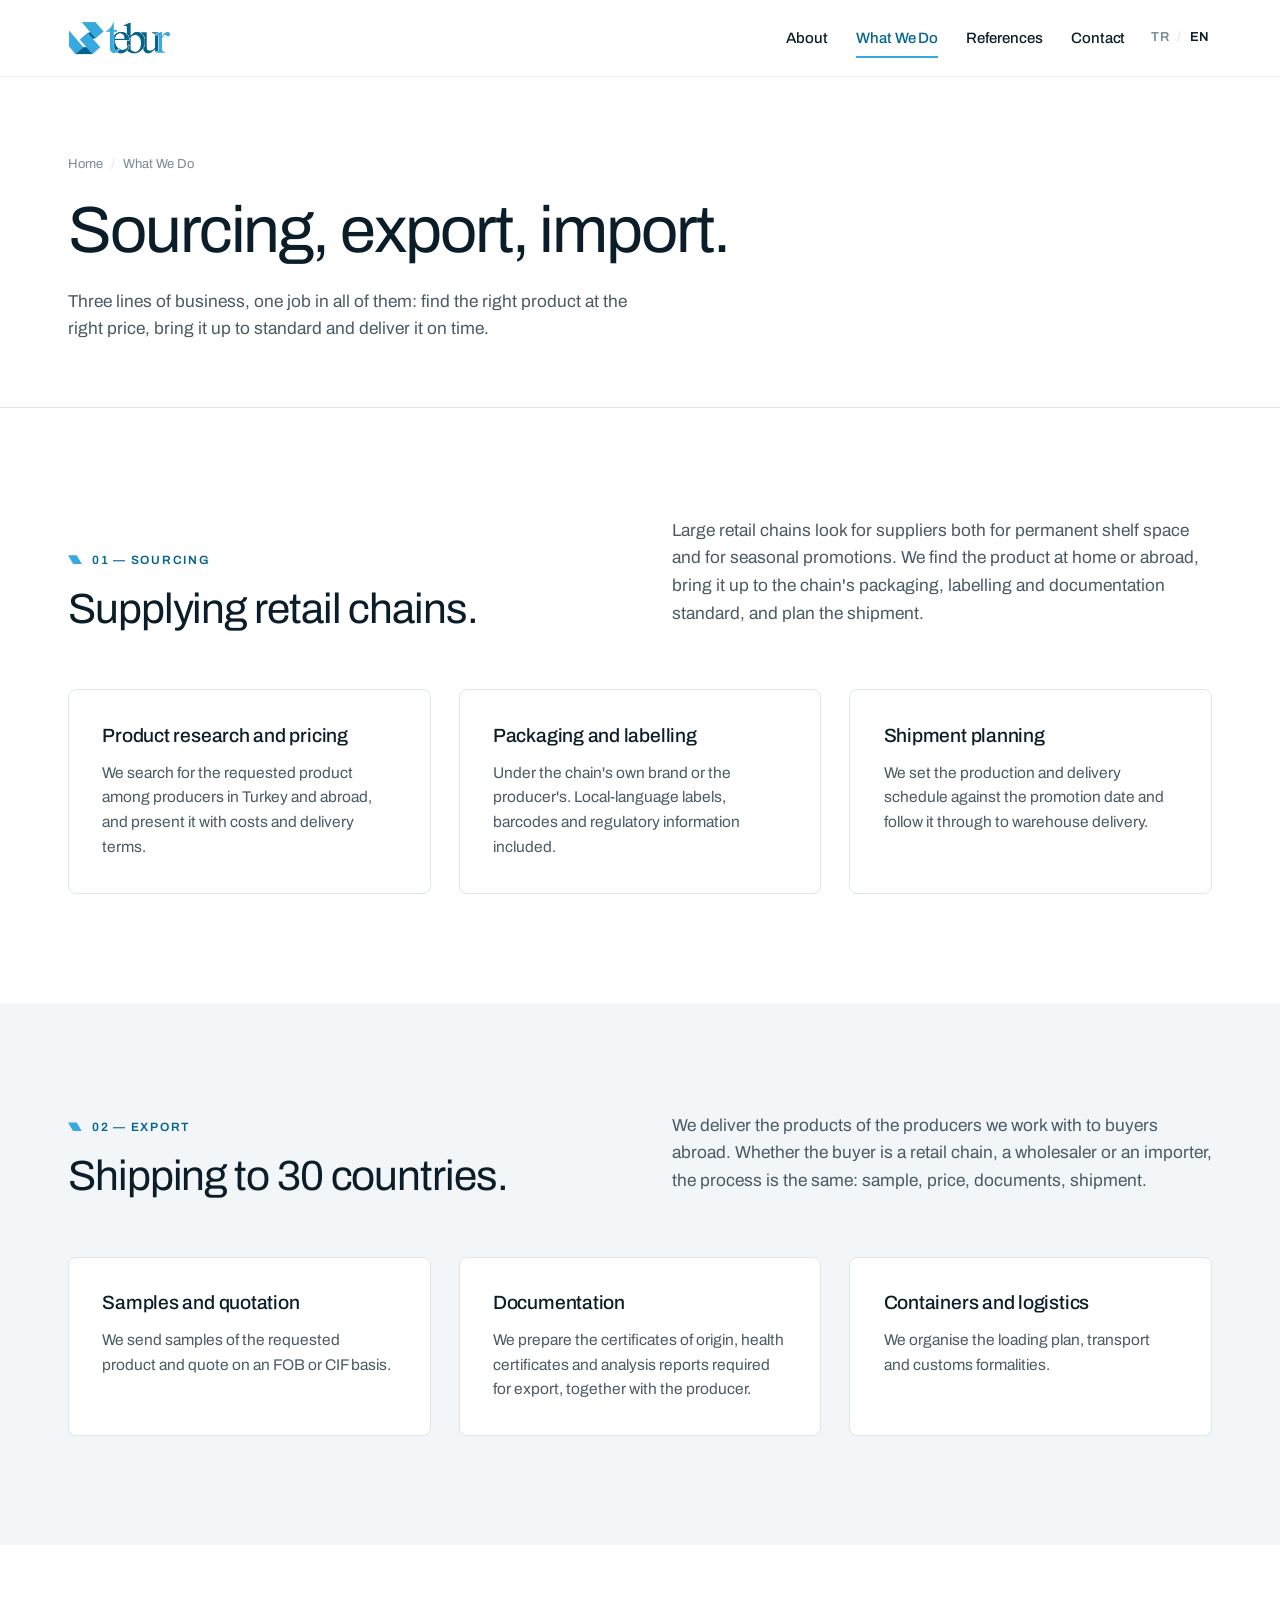
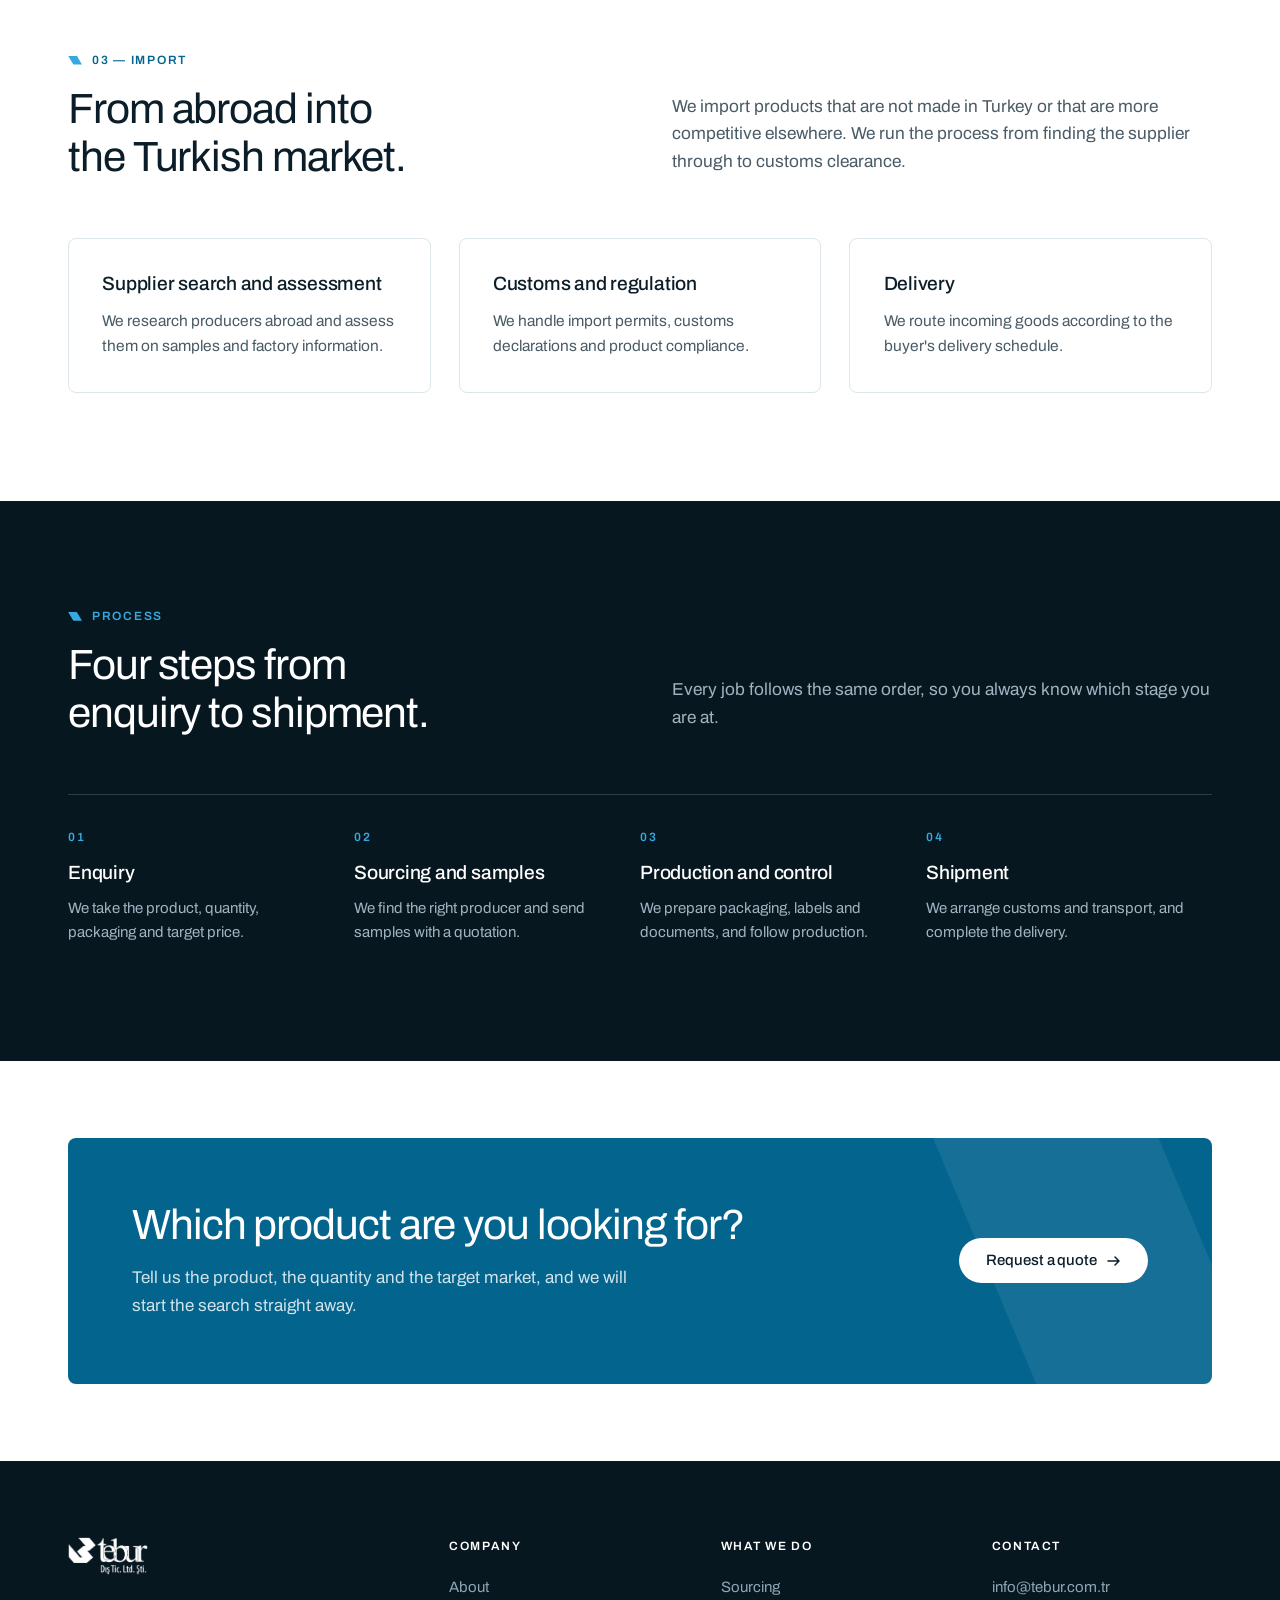
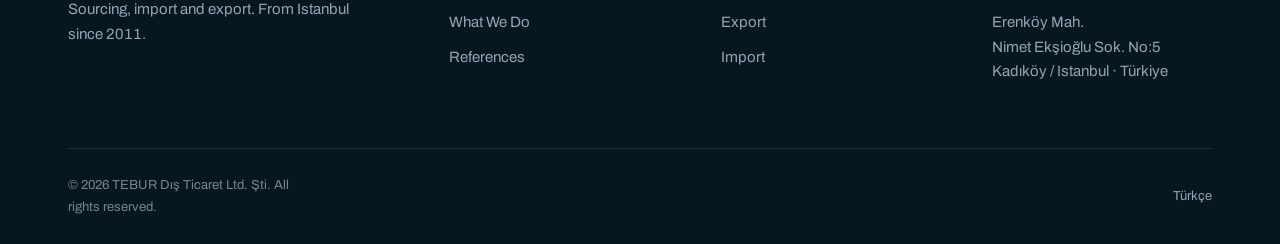
<file: en/what-we-do.html>
<!DOCTYPE html>
<html lang="en">
<head>
<meta charset="utf-8">
<meta name="viewport" content="width=device-width, initial-scale=1">
<title>What We Do — Sourcing, Export, Import | TEBUR Foreign Trade</title>
<meta name="description" content="Supplying retail chains in Turkey, exporting to three continents, importing into Turkey. Three business lines, one four-step process.">
<link rel="canonical" href="https://www.tebur.com.tr/en/what-we-do">
<link rel="alternate" hreflang="tr" href="https://www.tebur.com.tr/ne-yapiyoruz">
<link rel="alternate" hreflang="en" href="https://www.tebur.com.tr/en/what-we-do">
<link rel="alternate" hreflang="x-default" href="https://www.tebur.com.tr/ne-yapiyoruz">
<meta name="robots" content="index, follow">
<meta name="theme-color" content="#03648E">

<meta property="og:type" content="website">
<meta property="og:locale" content="en_US">
<meta property="og:site_name" content="TEBUR Foreign Trade">
<meta property="og:title" content="What We Do | TEBUR Foreign Trade">
<meta property="og:description" content="Sourcing, export and import. Four steps from enquiry to shipment.">
<meta property="og:url" content="https://www.tebur.com.tr/en/what-we-do">
<meta property="og:image" content="https://www.tebur.com.tr/assets/img/mark.png">

<link rel="icon" href="../assets/img/favicon-32.png" sizes="32x32" type="image/png">
<link rel="apple-touch-icon" href="../assets/img/apple-touch-icon.png">

<link rel="preconnect" href="https://fonts.googleapis.com">
<link rel="preconnect" href="https://fonts.gstatic.com" crossorigin>
<link href="https://fonts.googleapis.com/css2?family=Archivo:wght@300;400;500;600&display=swap" rel="stylesheet">
<link rel="stylesheet" href="../assets/css/style.css">

<script type="application/ld+json">
{
  "@context": "https://schema.org",
  "@type": "BreadcrumbList",
  "itemListElement": [
    { "@type": "ListItem", "position": 1, "name": "Home", "item": "https://www.tebur.com.tr/en/" },
    { "@type": "ListItem", "position": 2, "name": "What We Do", "item": "https://www.tebur.com.tr/en/what-we-do" }
  ]
}
</script>
</head>
<body>
<a class="skip-link" href="#main">Skip to content</a>

<header class="site-header">
  <div class="container site-header__inner">
    <a class="brand" href="./" aria-label="TEBUR Foreign Trade — home">
      <img src="../assets/img/logo-header.png" alt="TEBUR Dış Ticaret Ltd. Şti." width="793" height="262">
    </a>
    <nav class="nav" id="site-nav" aria-label="Main menu">
      <ul class="nav__list">
        <li><a href="about">About</a></li>
        <li><a href="what-we-do" aria-current="page">What We Do</a></li>
        <li><a href="references">References</a></li>
        <li><a href="contact">Contact</a></li>
      </ul>
    </nav>
    <div class="header-actions">
      <div class="lang-switch">
        <a href="../ne-yapiyoruz" hreflang="tr">TR</a>
        <span aria-hidden="true">/</span>
        <a href="what-we-do" aria-current="true" hreflang="en">EN</a>
      </div>
      <button class="nav-toggle" type="button" aria-expanded="false" aria-controls="site-nav" aria-label="Open menu">
        <span class="nav-toggle__bars" aria-hidden="true"></span>
      </button>
    </div>
  </div>
</header>

<main id="main">

  <section class="page-head">
    <div class="container">
      <ol class="breadcrumb">
        <li><a href="./">Home</a></li>
        <li>What We Do</li>
      </ol>
      <h1 class="display page-head__title">Sourcing, export, import.</h1>
      <p class="lead">Three lines of business, one job in all of them: find the right product at the right price, bring it up to standard and deliver it on time.</p>
    </div>
  </section>

  <section class="section" id="sourcing">
    <div class="container">
      <div class="split reveal">
        <div>
          <p class="eyebrow">01 — Sourcing</p>
          <h2 class="h2">Supplying retail chains.</h2>
        </div>
        <p class="lead">Large retail chains look for suppliers both for permanent shelf space and for seasonal promotions. We find the product at home or abroad, bring it up to the chain's packaging, labelling and documentation standard, and plan the shipment.</p>
      </div>

      <div class="grid grid--3 mt-xl reveal">
        <article class="card">
          <h3 class="h3">Product research and pricing</h3>
          <p>We search for the requested product among producers in Turkey and abroad, and present it with costs and delivery terms.</p>
        </article>
        <article class="card">
          <h3 class="h3">Packaging and labelling</h3>
          <p>Under the chain's own brand or the producer's. Local-language labels, barcodes and regulatory information included.</p>
        </article>
        <article class="card">
          <h3 class="h3">Shipment planning</h3>
          <p>We set the production and delivery schedule against the promotion date and follow it through to warehouse delivery.</p>
        </article>
      </div>
    </div>
  </section>

  <section class="section section--mist" id="export">
    <div class="container">
      <div class="split reveal">
        <div>
          <p class="eyebrow">02 — Export</p>
          <h2 class="h2">Shipping to 30 countries.</h2>
        </div>
        <p class="lead">We deliver the products of the producers we work with to buyers abroad. Whether the buyer is a retail chain, a wholesaler or an importer, the process is the same: sample, price, documents, shipment.</p>
      </div>

      <div class="grid grid--3 mt-xl reveal">
        <article class="card">
          <h3 class="h3">Samples and quotation</h3>
          <p>We send samples of the requested product and quote on an FOB or CIF basis.</p>
        </article>
        <article class="card">
          <h3 class="h3">Documentation</h3>
          <p>We prepare the certificates of origin, health certificates and analysis reports required for export, together with the producer.</p>
        </article>
        <article class="card">
          <h3 class="h3">Containers and logistics</h3>
          <p>We organise the loading plan, transport and customs formalities.</p>
        </article>
      </div>
    </div>
  </section>

  <section class="section" id="import">
    <div class="container">
      <div class="split reveal">
        <div>
          <p class="eyebrow">03 — Import</p>
          <h2 class="h2">From abroad into the Turkish market.</h2>
        </div>
        <p class="lead">We import products that are not made in Turkey or that are more competitive elsewhere. We run the process from finding the supplier through to customs clearance.</p>
      </div>

      <div class="grid grid--3 mt-xl reveal">
        <article class="card">
          <h3 class="h3">Supplier search and assessment</h3>
          <p>We research producers abroad and assess them on samples and factory information.</p>
        </article>
        <article class="card">
          <h3 class="h3">Customs and regulation</h3>
          <p>We handle import permits, customs declarations and product compliance.</p>
        </article>
        <article class="card">
          <h3 class="h3">Delivery</h3>
          <p>We route incoming goods according to the buyer's delivery schedule.</p>
        </article>
      </div>
    </div>
  </section>

  <section class="section section--night">
    <div class="container">
      <div class="split reveal">
        <div>
          <p class="eyebrow">Process</p>
          <h2 class="h2">Four steps from enquiry to shipment.</h2>
        </div>
        <p class="lead" style="color:#9FB4C0">Every job follows the same order, so you always know which stage you are at.</p>
      </div>

      <ol class="steps mt-xl reveal" style="border-top-color:rgba(255,255,255,0.16)">
        <li>
          <span class="steps__num">01</span>
          <h3 class="h3">Enquiry</h3>
          <p>We take the product, quantity, packaging and target price.</p>
        </li>
        <li>
          <span class="steps__num">02</span>
          <h3 class="h3">Sourcing and samples</h3>
          <p>We find the right producer and send samples with a quotation.</p>
        </li>
        <li>
          <span class="steps__num">03</span>
          <h3 class="h3">Production and control</h3>
          <p>We prepare packaging, labels and documents, and follow production.</p>
        </li>
        <li>
          <span class="steps__num">04</span>
          <h3 class="h3">Shipment</h3>
          <p>We arrange customs and transport, and complete the delivery.</p>
        </li>
      </ol>
    </div>
  </section>

  <section class="section section--tight">
    <div class="container">
      <div class="cta reveal">
        <div>
          <h2 class="h2">Which product are you looking for?</h2>
          <p>Tell us the product, the quantity and the target market, and we will start the search straight away.</p>
        </div>
        <div class="btn-row">
          <a class="btn btn--light" href="contact">Request a quote
            <svg width="14" height="14" viewBox="0 0 14 14" fill="none" aria-hidden="true"><path d="M1 7h11M8 3l4 4-4 4" stroke="currentColor" stroke-width="1.5" stroke-linecap="round" stroke-linejoin="round"/></svg>
          </a>
        </div>
      </div>
    </div>
  </section>

</main>

<footer class="site-footer">
  <div class="container">
    <div class="site-footer__grid">
      <div>
        <img class="footer-logo" src="../assets/img/logo-white.png" alt="TEBUR Dış Ticaret Ltd. Şti." width="793" height="376">
        <p>Sourcing, import and export. From Istanbul since 2011.</p>
      </div>
      <div>
        <h2>Company</h2>
        <ul class="footer-links">
          <li><a href="about">About</a></li>
          <li><a href="what-we-do">What We Do</a></li>
          <li><a href="references">References</a></li>
        </ul>
      </div>
      <div>
        <h2>What we do</h2>
        <ul class="footer-links">
          <li><a href="what-we-do#sourcing">Sourcing</a></li>
          <li><a href="what-we-do#export">Export</a></li>
          <li><a href="what-we-do#import">Import</a></li>
        </ul>
      </div>
      <div>
        <h2>Contact</h2>
        <ul class="footer-links">
          <li><a href="mailto:info@tebur.com.tr">info@tebur.com.tr</a></li>
          <li>Erenköy Mah.<br>Nimet Ekşioğlu Sok. No:5<br>Kadıköy / Istanbul · Türkiye</li>
        </ul>
      </div>
    </div>
    <div class="site-footer__bottom">
      <p>© <span id="yil">2026</span> TEBUR Dış Ticaret Ltd. Şti. All rights reserved.</p>
      <p><a href="../ne-yapiyoruz" hreflang="tr" style="color:#8FA6B4">Türkçe</a></p>
    </div>
  </div>
</footer>

<script src="../assets/js/main.js" defer></script>
<script>document.getElementById('yil').textContent = new Date().getFullYear();</script>
</body>
</html>
</file>
<file: assets/css/style.css>
/* ==========================================================================
   TEBUR Dış Ticaret — kurumsal web sitesi
   Tasarım sistemi / design system
   ========================================================================== */

/* --- Tokens ------------------------------------------------------------- */

:root {
  /* Marka renkleri logodan alınmıştır */
  --blue:      #36A9E0;   /* logo açık mavi */
  --deep:      #03648E;   /* logo koyu mavi */
  --deep-dark: #024E6F;
  --blue-soft: #E8F4FB;

  --ink:    #0B1D28;
  --body:   #4A5B66;
  --muted:  #7A8B95;

  --paper:  #FFFFFF;
  --mist:   #F2F6F8;
  --line:   #DDE6EB;
  --line-2: #EDF2F5;
  --night:  #071720;
  --night-2:#0E2532;

  --container: 1240px;
  --gutter: clamp(20px, 5vw, 48px);
  --section-y: clamp(72px, 8.5vw, 128px);

  --radius: 4px;
  --radius-lg: 8px;

  --ease: cubic-bezier(0.22, 0.61, 0.36, 1);
}

/* --- Reset -------------------------------------------------------------- */

*, *::before, *::after { box-sizing: border-box; }

html {
  -webkit-text-size-adjust: 100%;
  scroll-behavior: smooth;
  scroll-padding-top: 96px;
}

body {
  margin: 0;
  background: var(--paper);
  color: var(--body);
  font-family: 'Archivo', 'Helvetica Neue', Helvetica, Arial, sans-serif;
  font-size: 1.0625rem;
  line-height: 1.65;
  font-weight: 400;
  -webkit-font-smoothing: antialiased;
  -moz-osx-font-smoothing: grayscale;
  font-variant-numeric: tabular-nums;
}

img, svg, video { max-width: 100%; height: auto; display: block; }
[hidden] { display: none !important; }

h1, h2, h3, h4 {
  color: var(--ink);
  font-weight: 400;
  margin: 0;
  text-wrap: balance;
}

p { margin: 0; }
ul, ol { margin: 0; padding: 0; }

a { color: var(--deep); text-decoration: none; }
a:hover { color: var(--deep-dark); }

:focus-visible {
  outline: 2px solid var(--deep);
  outline-offset: 3px;
  border-radius: 2px;
}

::selection { background: var(--blue); color: #fff; }

.visually-hidden {
  position: absolute; width: 1px; height: 1px;
  padding: 0; margin: -1px; overflow: hidden;
  clip: rect(0 0 0 0); white-space: nowrap; border: 0;
}

.skip-link {
  position: absolute; left: var(--gutter); top: -100px;
  z-index: 200; background: var(--deep); color: #fff;
  padding: 12px 20px; border-radius: var(--radius);
  font-size: 0.9375rem; font-weight: 500;
  transition: top 0.2s var(--ease);
}
.skip-link:focus { top: 12px; color: #fff; }

/* --- Layout ------------------------------------------------------------- */

.container {
  width: 100%;
  max-width: var(--container);
  margin-inline: auto;
  padding-inline: var(--gutter);
}

.container--narrow { max-width: 880px; }

.section { padding-block: var(--section-y); }
.section--tight { padding-block: clamp(56px, 6vw, 88px); }
.section--mist { background: var(--mist); }
.section--night { background: var(--night); color: #9FB4C0; }
.section--night h2, .section--night h3 { color: #fff; }

.rule {
  height: 1px; border: 0; margin: 0;
  background: linear-gradient(90deg, var(--deep), var(--blue) 55%, rgba(54,169,224,0));
}

/* --- Tipografi ---------------------------------------------------------- */

.eyebrow {
  display: flex;
  align-items: center;
  gap: 10px;
  margin: 0 0 20px;
  color: var(--deep);
  font-size: 0.75rem;
  font-weight: 600;
  letter-spacing: 0.145em;
  text-transform: uppercase;
  line-height: 1;
}
.eyebrow::before {
  content: "";
  width: 14px; height: 9px;
  background: var(--blue);
  clip-path: polygon(0 0, 62% 0, 100% 100%, 38% 100%);
  flex: none;
}
.eyebrow--center { justify-content: center; }
.section--night .eyebrow { color: var(--blue); }

.display {
  font-size: clamp(2.45rem, 5.1vw, 4.25rem);
  line-height: 1.05;
  letter-spacing: -0.032em;
  font-weight: 400;
}

.h2 {
  font-size: clamp(1.9rem, 3.3vw, 2.9rem);
  line-height: 1.13;
  letter-spacing: -0.026em;
}

.h3 {
  font-size: clamp(1.2rem, 1.5vw, 1.375rem);
  line-height: 1.3;
  letter-spacing: -0.012em;
  font-weight: 500;
}

.h4 {
  font-size: 1.0625rem;
  line-height: 1.4;
  font-weight: 600;
  letter-spacing: -0.006em;
}

.lead {
  font-size: clamp(1.0625rem, 1.35vw, 1.1875rem);
  line-height: 1.6;
  color: var(--body);
}

.prose p + p { margin-top: 1.15em; }
.prose { max-width: 68ch; }

.text-center { text-align: center; }
.mt-s  { margin-top: 16px; }
.mt-m  { margin-top: 24px; }
.mt-l  { margin-top: 40px; }
.mt-xl { margin-top: 56px; }

/* Bölüm başlığı: sola başlık, sağa açıklama */
.split {
  display: grid;
  grid-template-columns: minmax(0, 1fr) minmax(0, 1fr);
  gap: clamp(28px, 5vw, 80px);
  align-items: end;
}
.split > :last-child { padding-bottom: 6px; }
/* Sağ sütun uzun metinse başlığı yukarı hizala */
.split--top { align-items: start; }
.split--top > :last-child { padding-bottom: 0; }

.intro-center {
  max-width: 760px;
  margin-inline: auto;
  text-align: center;
}

/* --- Butonlar ----------------------------------------------------------- */

.btn {
  display: inline-flex;
  align-items: center;
  gap: 10px;
  padding: 14px 26px;
  border: 1px solid transparent;
  border-radius: 999px;
  font-size: 0.9375rem;
  font-weight: 500;
  letter-spacing: -0.005em;
  line-height: 1;
  cursor: pointer;
  transition: background-color 0.22s var(--ease), color 0.22s var(--ease),
              border-color 0.22s var(--ease), transform 0.22s var(--ease);
}
.btn svg { flex: none; transition: transform 0.25s var(--ease); }
.btn:hover svg { transform: translateX(3px); }

.btn--primary { background: var(--deep); color: #fff; }
.btn--primary:hover { background: var(--deep-dark); color: #fff; }

.btn--ghost { border-color: var(--line); color: var(--ink); background: transparent; }
.btn--ghost:hover { border-color: var(--deep); color: var(--deep); }

.btn--light { background: #fff; color: var(--ink); }
.btn--light:hover { background: var(--blue-soft); color: var(--deep); }

.btn--outline-light { border-color: rgba(255,255,255,0.28); color: #fff; }
.btn--outline-light:hover { border-color: #fff; color: #fff; background: rgba(255,255,255,0.06); }

.btn-row { display: flex; flex-wrap: wrap; gap: 12px; }

.link-arrow {
  display: inline-flex;
  align-items: center;
  gap: 8px;
  font-size: 0.9375rem;
  font-weight: 500;
  color: var(--deep);
}
.link-arrow svg { transition: transform 0.25s var(--ease); }
.link-arrow:hover svg { transform: translateX(4px); }

/* --- Header ------------------------------------------------------------- */

.site-header {
  position: sticky;
  top: 0;
  z-index: 100;
  background: rgba(255,255,255,0.92);
  backdrop-filter: saturate(180%) blur(12px);
  -webkit-backdrop-filter: saturate(180%) blur(12px);
  border-bottom: 1px solid var(--line-2);
}

.site-header__inner {
  display: flex;
  align-items: center;
  gap: 24px;
  height: 76px;
}

.brand { flex: none; display: block; line-height: 0; }
.brand img { height: 34px; width: auto; }

.nav { margin-left: auto; }
.nav__list {
  display: flex;
  align-items: center;
  gap: clamp(18px, 2.2vw, 34px);
  list-style: none;
}
.nav__list a {
  position: relative;
  display: block;
  padding-block: 6px;
  color: var(--ink);
  font-size: 0.9375rem;
  font-weight: 500;
  letter-spacing: -0.005em;
}
.nav__list a::after {
  content: "";
  position: absolute;
  left: 0; right: 0; bottom: -2px;
  height: 2px;
  background: var(--blue);
  transform: scaleX(0);
  transform-origin: left;
  transition: transform 0.28s var(--ease);
}
.nav__list a:hover::after,
.nav__list a[aria-current="page"]::after { transform: scaleX(1); }
.nav__list a[aria-current="page"] { color: var(--deep); }

.header-actions {
  display: flex;
  align-items: center;
  gap: 16px;
  flex: none;
}

.lang-switch {
  display: flex;
  align-items: center;
  gap: 6px;
  font-size: 0.8125rem;
  font-weight: 600;
  letter-spacing: 0.04em;
}
.lang-switch a { color: var(--muted); padding: 4px 2px; }
.lang-switch a:hover { color: var(--deep); }
.lang-switch [aria-current="true"] { color: var(--ink); }
.lang-switch span { color: var(--line); }

.nav-toggle {
  display: none;
  width: 42px; height: 42px;
  align-items: center;
  justify-content: center;
  border: 1px solid var(--line);
  border-radius: var(--radius);
  background: transparent;
  cursor: pointer;
}
.nav-toggle__bars, .nav-toggle__bars::before, .nav-toggle__bars::after {
  display: block;
  width: 17px; height: 1.5px;
  background: var(--ink);
  transition: transform 0.28s var(--ease), opacity 0.2s var(--ease);
}
.nav-toggle__bars { position: relative; }
.nav-toggle__bars::before, .nav-toggle__bars::after { content: ""; position: absolute; left: 0; }
.nav-toggle__bars::before { top: -5.5px; }
.nav-toggle__bars::after  { top: 5.5px; }
.nav-toggle[aria-expanded="true"] .nav-toggle__bars { background: transparent; }
.nav-toggle[aria-expanded="true"] .nav-toggle__bars::before { transform: translateY(5.5px) rotate(45deg); }
.nav-toggle[aria-expanded="true"] .nav-toggle__bars::after  { transform: translateY(-5.5px) rotate(-45deg); }

/* --- Hero --------------------------------------------------------------- */

.hero {
  position: relative;
  padding-block: clamp(56px, 7vw, 104px) clamp(64px, 8vw, 112px);
  overflow: hidden;
}

.hero__grid {
  display: grid;
  grid-template-columns: minmax(0, 1.08fr) minmax(0, 0.92fr);
  gap: clamp(40px, 5vw, 72px);
  align-items: center;
}

.hero__title { max-width: 15ch; }
.hero__text { margin-top: 26px; max-width: 46ch; }
.hero__actions { margin-top: 38px; }

/* Hero görseli */
.hero__media {
  position: relative;
  aspect-ratio: 4 / 3.15;
  border-radius: var(--radius-lg);
  overflow: hidden;
  background: var(--mist);
}
.hero__media img {
  width: 100%;
  height: 100%;
  object-fit: cover;
}

/* --- İstatistik şeridi -------------------------------------------------- */

.stat-band {
  display: grid;
  grid-template-columns: repeat(4, minmax(0, 1fr));
  border-top: 1px solid var(--line);
  border-bottom: 1px solid var(--line);
}
.stat-band > div {
  padding: clamp(28px, 3.4vw, 44px) clamp(18px, 2.4vw, 32px);
  border-left: 1px solid var(--line);
}
.stat-band > div:first-child { border-left: 0; padding-left: 0; }
.stat__value {
  display: block;
  font-size: clamp(1.9rem, 3vw, 2.6rem);
  line-height: 1;
  letter-spacing: -0.035em;
  color: var(--ink);
}
.stat__label {
  display: block;
  margin-top: 10px;
  font-size: 0.875rem;
  line-height: 1.45;
  color: var(--body);
}

/* --- Grid & kartlar ----------------------------------------------------- */

.grid { display: grid; gap: clamp(20px, 2.2vw, 28px); }
.grid--2 { grid-template-columns: repeat(2, minmax(0, 1fr)); }
.grid--3 { grid-template-columns: repeat(3, minmax(0, 1fr)); }
.grid--4 { grid-template-columns: repeat(4, minmax(0, 1fr)); }

.card {
  position: relative;
  display: flex;
  flex-direction: column;
  padding: clamp(26px, 2.6vw, 38px);
  background: var(--paper);
  border: 1px solid var(--line);
  border-radius: var(--radius-lg);
  transition: border-color 0.28s var(--ease), transform 0.28s var(--ease);
}
.card:hover { border-color: var(--blue); }
a.card:hover { transform: translateY(-3px); }
.card__index {
  font-size: 0.75rem;
  font-weight: 600;
  letter-spacing: 0.13em;
  color: var(--blue);
  margin-bottom: 18px;
}
.card .h3 { margin-bottom: 12px; }
.card p { font-size: 0.9688rem; line-height: 1.6; }
.card .link-arrow { margin-top: auto; padding-top: 22px; }

.card--flat { background: var(--mist); border-color: transparent; }
.card--flat:hover { border-color: var(--line); }

/* Ürün kategorisi listesi */
.card__list {
  list-style: none;
  margin-top: 18px;
  padding-top: 18px;
  border-top: 1px solid var(--line-2);
  font-size: 0.9375rem;
  color: var(--body);
}
.card__list li { padding: 5px 0 5px 18px; position: relative; }
.card__list li::before {
  content: "";
  position: absolute;
  left: 0; top: 13px;
  width: 9px; height: 6px;
  background: var(--blue);
  clip-path: polygon(0 0, 62% 0, 100% 100%, 38% 100%);
}

/* --- Süreç adımları ----------------------------------------------------- */

.steps {
  list-style: none;
  display: grid;
  grid-template-columns: repeat(4, minmax(0, 1fr));
  gap: 0;
  border-top: 1px solid var(--line);
}
.steps li {
  padding: 32px clamp(18px, 2vw, 30px) 8px 0;
  border-top: 2px solid transparent;
  margin-top: -1px;
  transition: border-color 0.3s var(--ease);
}
.steps li:hover { border-top-color: var(--blue); }
.steps__num {
  display: block;
  font-size: 0.75rem;
  font-weight: 600;
  letter-spacing: 0.13em;
  color: var(--blue);
  margin-bottom: 14px;
}
.steps h3 { margin-bottom: 10px; }
.steps p { font-size: 0.9375rem; line-height: 1.6; }

/* --- Referans logoları -------------------------------------------------- */

.refs {
  list-style: none;
  display: grid;
  grid-template-columns: repeat(4, minmax(0, 1fr));
  border: 1px solid var(--line);
  border-radius: var(--radius-lg);
  overflow: hidden;
  background: var(--line);
  gap: 1px;
}
.refs li {
  background: var(--paper);
  min-height: 132px;
  display: flex;
  align-items: center;
  justify-content: center;
  padding: 28px 24px;
  transition: background-color 0.28s var(--ease);
}
.refs li:hover { background: var(--mist); }
.refs img {
  height: 56px;
  width: auto;
  object-fit: contain;
  transition: transform 0.3s var(--ease);
}
.refs li:hover img { transform: scale(1.04); }
/* Logo dosyası yoksa markanın adı tipografik olarak görünür */
.refs__name {
  font-size: 1.25rem;
  font-weight: 600;
  letter-spacing: 0.02em;
  color: var(--ink);
}

/* --- Bölge / ihracat ---------------------------------------------------- */

.regions {
  list-style: none;
  display: grid;
  grid-template-columns: repeat(3, minmax(0, 1fr));
  gap: 1px;
  background: rgba(255,255,255,0.12);
  border: 1px solid rgba(255,255,255,0.12);
  border-radius: var(--radius-lg);
  overflow: hidden;
}
.regions li { background: var(--night); padding: clamp(26px, 2.8vw, 36px); }
.regions h3 { margin-bottom: 10px; }
.regions p { font-size: 0.9375rem; line-height: 1.6; color: #8FA6B4; }

/* --- Değerler / madde listesi ------------------------------------------- */

.value-list { list-style: none; }
.value-list li {
  padding: 26px 0;
  border-top: 1px solid var(--line);
  display: grid;
  grid-template-columns: minmax(0, 260px) minmax(0, 1fr);
  gap: clamp(20px, 3vw, 48px);
  align-items: start;
}
.value-list li:last-child { border-bottom: 1px solid var(--line); }
.value-list h3 { letter-spacing: -0.01em; }
.value-list p { font-size: 0.9688rem; }

/* --- İletişim ----------------------------------------------------------- */

.contact-grid {
  display: grid;
  grid-template-columns: minmax(0, 1fr) minmax(0, 1fr);
  gap: clamp(32px, 5vw, 72px);
}

.detail-list { margin: 0; }
.detail-list > div {
  padding: 20px 0;
  border-top: 1px solid var(--line);
  display: grid;
  grid-template-columns: minmax(0, 140px) minmax(0, 1fr);
  gap: 20px;
  align-items: baseline;
}
.detail-list > div:last-child { border-bottom: 1px solid var(--line); }
.detail-list dt {
  font-size: 0.75rem;
  font-weight: 600;
  letter-spacing: 0.12em;
  text-transform: uppercase;
  color: var(--muted);
}
.detail-list dd { margin: 0; color: var(--ink); font-size: 1rem; line-height: 1.55; }
.detail-list a { color: var(--ink); border-bottom: 1px solid var(--line); }
.detail-list a:hover { color: var(--deep); border-color: var(--deep); }

.form-grid { display: grid; gap: 18px; }
.field label {
  display: block;
  margin-bottom: 8px;
  font-size: 0.8125rem;
  font-weight: 600;
  letter-spacing: 0.04em;
  color: var(--ink);
}
.field input, .field textarea, .field select {
  width: 100%;
  padding: 13px 15px;
  font: inherit;
  font-size: 0.9688rem;
  color: var(--ink);
  background: var(--paper);
  border: 1px solid var(--line);
  border-radius: var(--radius);
  transition: border-color 0.2s var(--ease), box-shadow 0.2s var(--ease);
}
.field textarea { min-height: 150px; resize: vertical; }
.field input:focus, .field textarea:focus, .field select:focus {
  outline: none;
  border-color: var(--deep);
  box-shadow: 0 0 0 3px rgba(3, 100, 142, 0.12);
}
.field-note { font-size: 0.8125rem; color: var(--muted); line-height: 1.5; }

/* Bal küpü alanı — ekranda görünmez, ekran okuyucudan da gizli */
.hp {
  position: absolute !important;
  width: 1px; height: 1px;
  margin: -1px; padding: 0;
  overflow: hidden; clip: rect(0 0 0 0);
  white-space: nowrap; border: 0;
}

/* Form gönderim sonucu */
.form-status {
  margin: 0;
  padding: 14px 16px;
  border-radius: var(--radius);
  font-size: 0.9375rem;
  line-height: 1.55;
  border: 1px solid transparent;
}
.form-status--ok {
  background: var(--blue-soft);
  border-color: #BFE0F2;
  color: var(--deep-dark);
}
.form-status--hata {
  background: #FDF1F1;
  border-color: #F3D2D2;
  color: #8C2F2F;
}
.form-grid button[disabled] { opacity: 0.6; cursor: progress; }

.map-embed {
  border: 1px solid var(--line);
  border-radius: var(--radius-lg);
  overflow: hidden;
  line-height: 0;
}
.map-embed iframe { width: 100%; height: 380px; border: 0; display: block; }

/* --- CTA bandı ---------------------------------------------------------- */

.cta {
  position: relative;
  background: var(--deep);
  color: #fff;
  border-radius: var(--radius-lg);
  padding: clamp(40px, 5vw, 68px);
  overflow: hidden;
  display: grid;
  grid-template-columns: minmax(0, 1fr) auto;
  gap: clamp(24px, 4vw, 56px);
  align-items: center;
}
.cta::after {
  content: "";
  position: absolute;
  right: -6%; top: -40%;
  width: 34%; aspect-ratio: 1;
  background: rgba(255,255,255,0.07);
  clip-path: polygon(0 0, 58% 0, 100% 100%, 42% 100%);
}
.cta h2 { color: #fff; position: relative; z-index: 1; }
.cta p { margin-top: 14px; color: rgba(255,255,255,0.82); position: relative; z-index: 1; max-width: 52ch; }
.cta .btn-row { position: relative; z-index: 1; }

/* --- Sayfa başlığı ------------------------------------------------------ */

.page-head {
  padding-block: clamp(48px, 6vw, 84px) clamp(40px, 5vw, 64px);
  border-bottom: 1px solid var(--line);
}
.page-head__title { max-width: 18ch; }
.page-head .lead { margin-top: 22px; max-width: 56ch; }

.breadcrumb {
  list-style: none;
  display: flex;
  flex-wrap: wrap;
  gap: 8px;
  margin-bottom: 22px;
  font-size: 0.8125rem;
  color: var(--muted);
}
.breadcrumb a { color: var(--muted); }
.breadcrumb a:hover { color: var(--deep); }
.breadcrumb li + li::before { content: "/"; margin-right: 8px; color: var(--line); }

/* --- Footer ------------------------------------------------------------- */

.site-footer {
  background: var(--night);
  color: #8FA6B4;
  padding-block: clamp(56px, 6vw, 84px) 0;
  font-size: 0.9375rem;
}
.site-footer__grid {
  display: grid;
  grid-template-columns: minmax(0, 1.5fr) repeat(3, minmax(0, 1fr));
  gap: clamp(28px, 4vw, 56px);
}
.site-footer img.footer-logo { height: 38px; width: auto; margin-bottom: 22px; }
.site-footer p { line-height: 1.65; max-width: 34ch; }
.site-footer h2 {
  font-size: 0.75rem;
  font-weight: 600;
  letter-spacing: 0.13em;
  text-transform: uppercase;
  color: #fff;
  margin-bottom: 18px;
}
.footer-links { list-style: none; }
.footer-links li + li { margin-top: 10px; }
.footer-links a { color: #8FA6B4; }
.footer-links a:hover { color: #fff; }

.site-footer__bottom {
  margin-top: clamp(44px, 5vw, 64px);
  padding-block: 26px;
  border-top: 1px solid rgba(255,255,255,0.10);
  display: flex;
  flex-wrap: wrap;
  gap: 12px 24px;
  justify-content: space-between;
  align-items: center;
  font-size: 0.8125rem;
  color: #6F8896;
}

/* --- Giriş animasyonu --------------------------------------------------- */

.reveal {
  opacity: 0;
  transform: translateY(16px);
  transition: opacity 0.7s var(--ease), transform 0.7s var(--ease);
}
.reveal.is-visible { opacity: 1; transform: none; }

@media (prefers-reduced-motion: reduce) {
  html { scroll-behavior: auto; }
  .reveal { opacity: 1; transform: none; transition: none; }
  *, *::before, *::after { animation-duration: 0.01ms !important; transition-duration: 0.01ms !important; }
}

/* --- Responsive --------------------------------------------------------- */

@media (max-width: 1080px) {
  .hero__grid { grid-template-columns: 1fr; gap: 44px; }
  .hero__media { aspect-ratio: 16 / 8; }
  .hero__title { max-width: 18ch; }
  .site-footer__grid { grid-template-columns: repeat(2, minmax(0, 1fr)); }
  .site-footer__grid > :first-child { grid-column: 1 / -1; }
}

@media (max-width: 900px) {
  .site-header__inner { height: 68px; }
  .brand img { height: 29px; }
  .nav-toggle { display: inline-flex; order: 3; }
  .nav {
    position: fixed;
    inset: 68px 0 auto;
    background: var(--paper);
    border-bottom: 1px solid var(--line);
    padding: 8px var(--gutter) 28px;
    transform: translateY(-8px);
    opacity: 0;
    visibility: hidden;
    transition: opacity 0.25s var(--ease), transform 0.25s var(--ease), visibility 0.25s;
    max-height: calc(100dvh - 68px);
    overflow-y: auto;
  }
  .nav.is-open { opacity: 1; visibility: visible; transform: none; }
  .nav__list { flex-direction: column; align-items: stretch; gap: 0; }
  .nav__list li { border-bottom: 1px solid var(--line-2); }
  .nav__list a { padding: 16px 0; font-size: 1.0625rem; }
  .nav__list a::after { display: none; }
  .header-actions { margin-left: auto; }
  .grid--3, .grid--4 { grid-template-columns: repeat(2, minmax(0, 1fr)); }
  .steps { grid-template-columns: repeat(2, minmax(0, 1fr)); }
  .steps li { border-top: 1px solid var(--line); padding-right: 20px; }
  .regions { grid-template-columns: 1fr; }
  .split { grid-template-columns: 1fr; align-items: start; gap: 22px; }
  .split > :last-child { padding-bottom: 0; }
  .contact-grid { grid-template-columns: 1fr; }
  .stat-band { grid-template-columns: repeat(2, minmax(0, 1fr)); }
  .stat-band > div { border-left: 0; padding-left: 0; padding-right: 20px; }
  .stat-band > div:nth-child(n+3) { border-top: 1px solid var(--line); }
  .cta { grid-template-columns: 1fr; }
}

@media (max-width: 640px) {
  body { font-size: 1rem; }
  .grid--2, .grid--3, .grid--4 { grid-template-columns: 1fr; }
  .refs { grid-template-columns: repeat(2, minmax(0, 1fr)); }
  .steps { grid-template-columns: 1fr; }
  .value-list li { grid-template-columns: 1fr; gap: 10px; }
  .detail-list > div { grid-template-columns: 1fr; gap: 6px; }
  .stat-band { grid-template-columns: 1fr; }
  .stat-band > div { border-left: 0; padding-left: 0; }
  .stat-band > div + div { border-top: 1px solid var(--line); }
  .hero__media { aspect-ratio: 4 / 3; }
  .btn { width: 100%; justify-content: center; }
  .btn-row { flex-direction: column; align-items: stretch; }
}

@media print {
  .site-header, .site-footer, .cta, .nav-toggle { display: none; }
  body { color: #000; }
}
</file>
